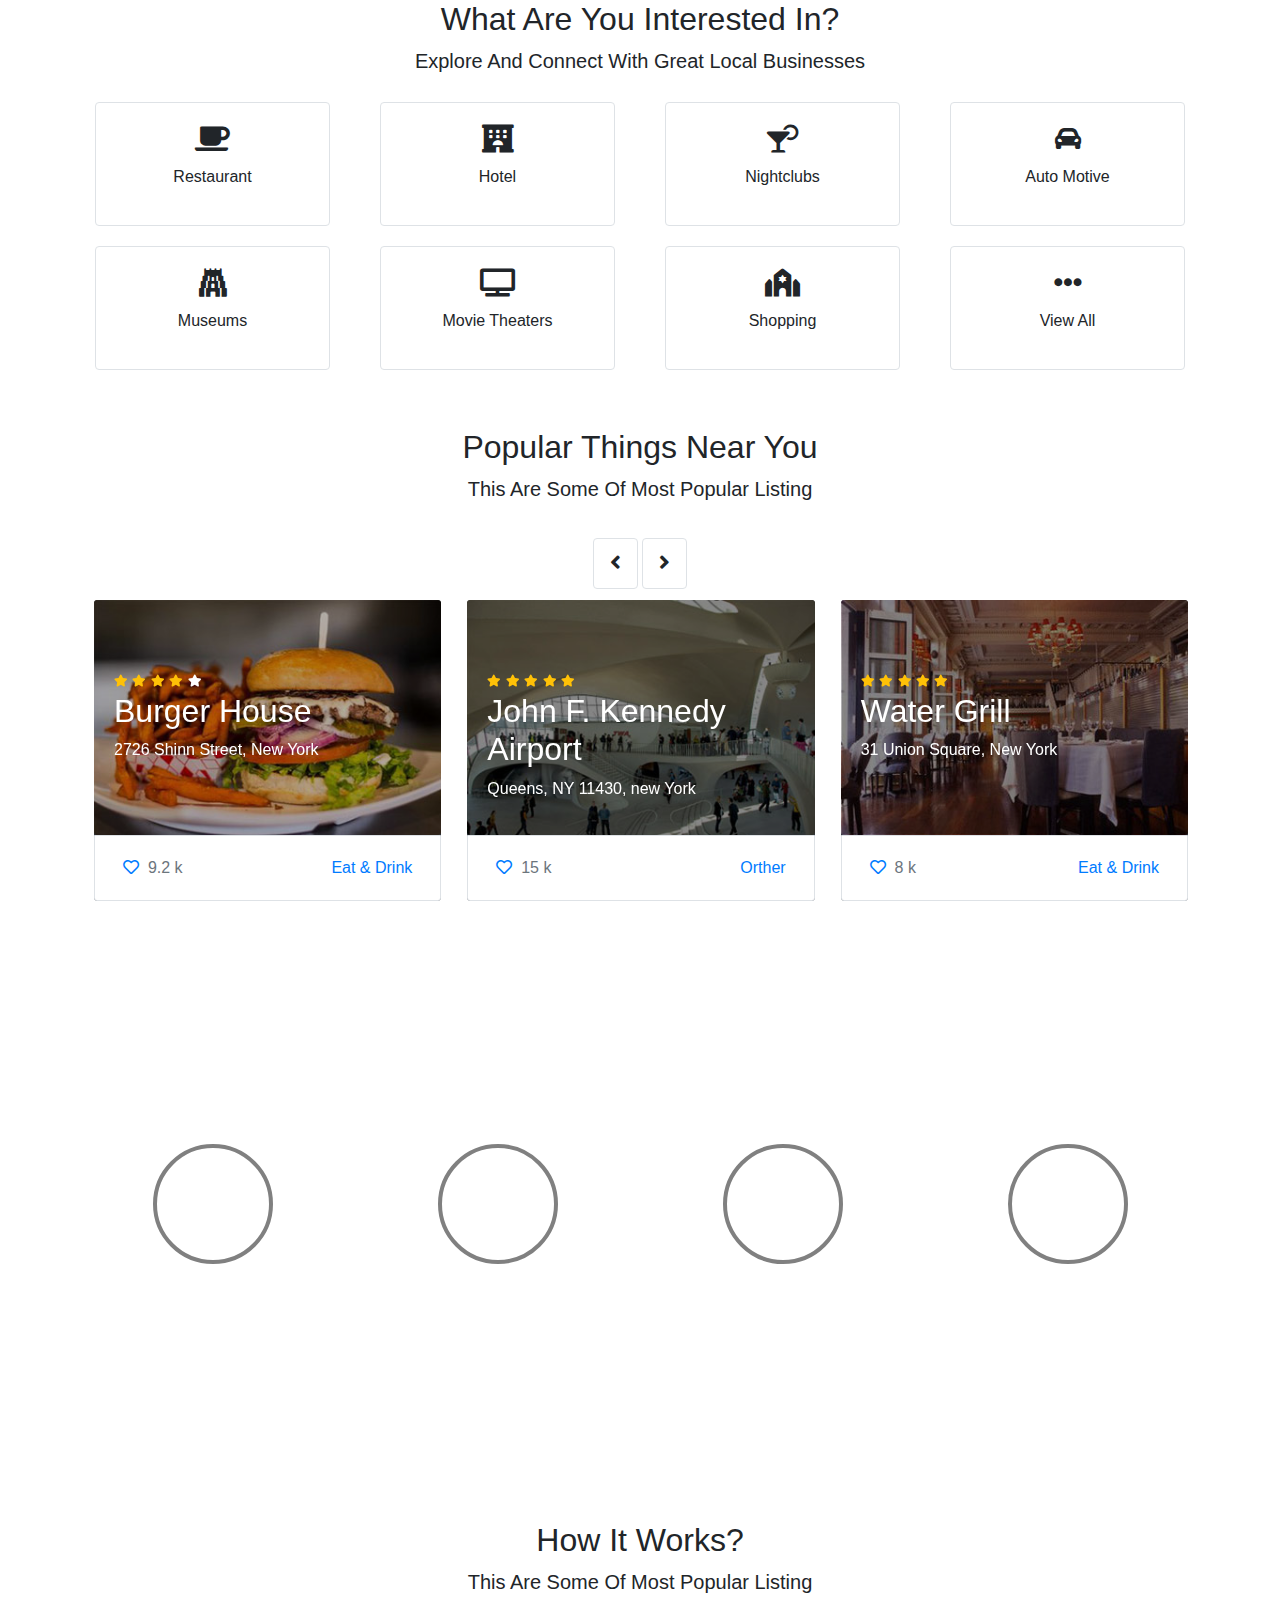
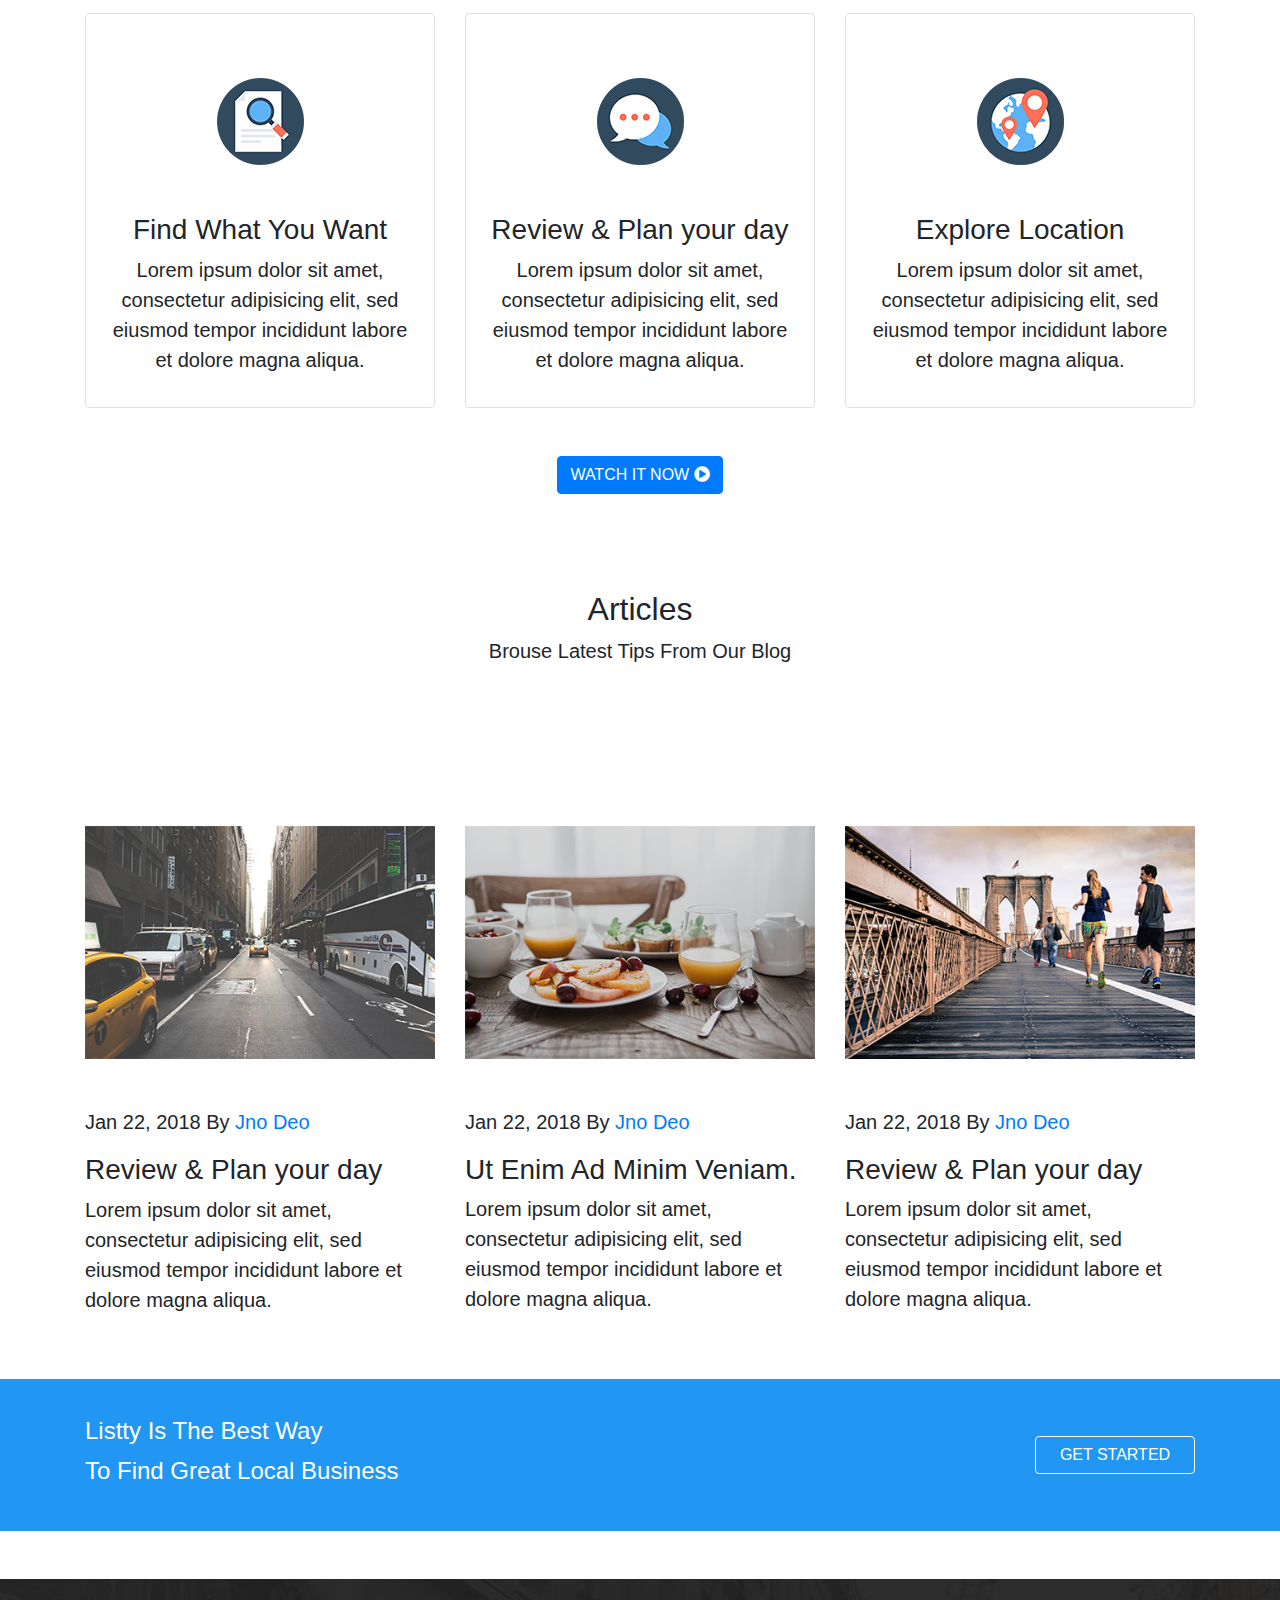
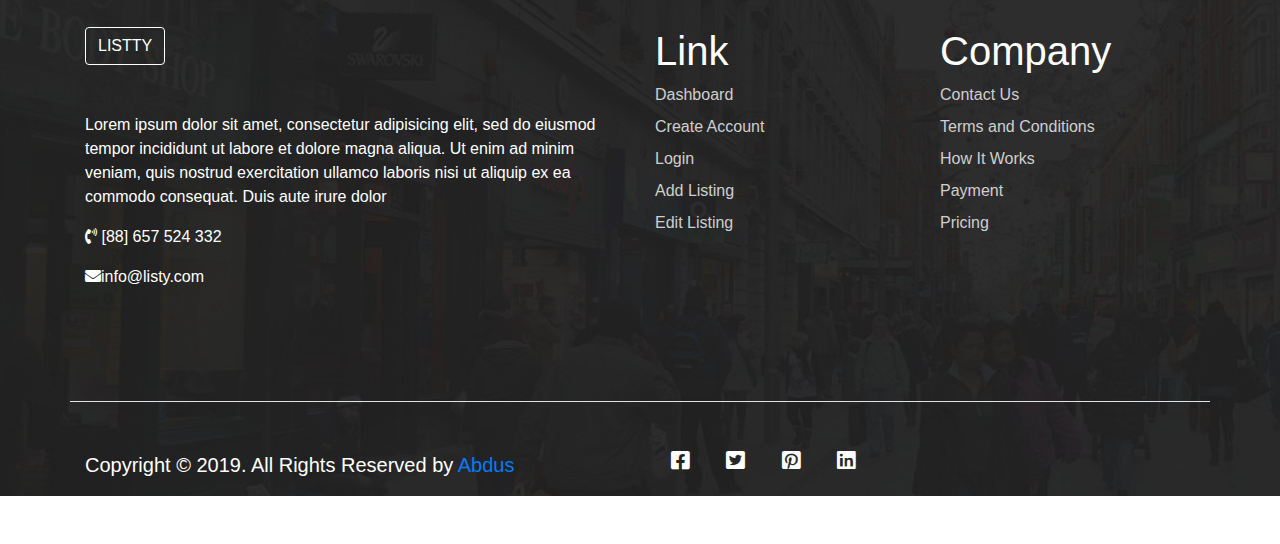
<file: index.html>
<!DOCTYPE html>
<html>

<head>
    <meta charset="utf-8" />
    <title>Page Title</title>
    <meta name="viewport" content="width=device-width, initial-scale=1">
    <link rel="stylesheet" href="https://stackpath.bootstrapcdn.com/bootstrap/4.3.1/css/bootstrap.min.css">
    <link rel="stylesheet" href="https://use.fontawesome.com/releases/v5.8.1/css/all.css">
    <link rel="stylesheet" href="./assets/css/main.css">



    <!-- Owl Stylesheets -->
    <link rel="stylesheet" href="assets/owlcarousel/assets/owl.carousel.min.css">
    <link rel="stylesheet" href="assets/owlcarousel/assets/owl.theme.default.min.css">

    <script src="assets/vendors/jquery.min.js"></script>
    <script src="assets/owlcarousel/owl.carousel.js"></script>
</head>

<body>


    <div class="container-fluid  text-center">
        <h2>What Are You Interested In?</h2>
        <p class="lead">
            Explore And Connect With Great Local Businesses
        </p>
    </div>
    <div class="container  text-center ">
        <div class="row ">
            <div class=" col-md-3 ">
                <div class="my-col rounded border">
                    <h3><i class="fas fa-coffee"></i></h3>
                    <p>Restaurant</p>
                </div>
            </div>
            <div class=" col-md-3 ">
                <div class="my-col rounded border">
                    <h3> <i class="fas fa-hotel"></i></h3>
                    <p>Hotel</p>
                </div>

            </div>
            <div class=" col-md-3 ">
                <div class="my-col rounded border">
                    <h3><i class="fas fa-cocktail"></i></h3>
                    <p>Nightclubs</p>
                </div>
            </div>
            <div class=" col-md-3 ">
                <div class="my-col rounded border">
                    <h3><i class="fas fa-car-alt"></i></h3>
                    <p>Auto Motive</p>
                </div>
            </div>
        </div>
        <div class="row ">
            <div class=" col-md-3 ">
                <div class="my-col rounded border">
                    <h3><i class="fas fa-gopuram"></i></h3>
                    <p>Museums</p>
                </div>

            </div>
            <div class=" col-md-3 ">
                <div class="my-col rounded border">
                    <h3><i class="fas fa-tv"></i></h3>
                    <p>Movie Theaters</p>
                </div>

            </div>
            <div class=" col-md-3 ">
                <div class="my-col rounded border">
                    <h3><i class="fas fa-synagogue"></i></h3>
                    <p>Shopping</p>
                </div>
            </div>
            <div class=" col-md-3 ">
                <div class="my-col rounded border">
                    <h3><i class="fas fa-ellipsis-h"></i></h3>
                    <p>View All</p>
                </div>
            </div>
        </div>
    </div>

    <div class="container-fluid  text-center mt-5">
        <h2>Popular Things Near You</h2>
        <p class="lead">
            This Are Some Of Most Popular Listing
        </p>
    </div>

    <div class="container my-5">
        <div class="customNavigation text-center m-4">
            <a class=" prev p-3 border rounded"><i class="fas fa-angle-left fa-lg"></i></a>
            <a class=" next p-3 border rounded"><i class="fas fa-angle-right fa-lg"></i></a>
        </div>
        <div class="owl-carousel">
            <div class="mx-2">
                <div class="card bg-dark text-white border-0">
                    <img src="./assets/img/list-hambuger.jpg" class="card-img my_image" alt="...">
                    <div class="card-img-overlay mt-5">
                        <i class="fas fa-star fa-xs text-warning"></i>
                        <i class="fas fa-star fa-xs text-warning"></i>
                        <i class="fas fa-star fa-xs text-warning"></i>
                        <i class="fas fa-star fa-xs text-warning"></i>
                        <i class="fas fa-star fa-xs "></i>
                        <h2 class="card-text">Burger House</h2>
                        <p class="card-text">2726 Shinn Street, New York</p>
                    </div>
                    <div class="card-footer bg-white border">
                        <div class="text-muted d-flex align-items-center p-2">
                            <a href="#"><i class="far fa-heart"></i></a>
                            <span>&#160 9.2 k</span>
                            <a href="#" class="ml-auto">Eat & Drink</a>
                        </div>
                    </div>
                </div>
            </div>
            <div class="mx-2">
                <div class="card bg-dark text-white border-0">
                    <img src="./assets/img/list-airport.jpg" class="card-img my_image" alt="...">
                    <div class="card-img-overlay mt-5">
                        <i class="fas fa-star fa-xs text-warning"></i>
                        <i class="fas fa-star fa-xs text-warning"></i>
                        <i class="fas fa-star fa-xs text-warning"></i>
                        <i class="fas fa-star fa-xs text-warning"></i>
                        <i class="fas fa-star fa-xs text-warning"></i>
                        <h2 class="card-text">John F. Kennedy Airport </h2>
                        <p class="card-text">Queens, NY 11430, new York</p>
                    </div>
                    <div class="card-footer bg-white border">
                        <div class="text-muted d-flex align-items-center p-2">
                            <a href="#"><i class="far fa-heart"></i></a>
                            <span>&#160 15 k</span>
                            <a href="#" class="ml-auto">Orther</a>
                        </div>
                    </div>
                </div>
            </div>
            <div class="mx-2">
                <div class="card bg-dark text-white border-0">
                    <img src="./assets/img/list-watergrill.jpg" class="card-img my_image" alt="...">
                    <div class="card-img-overlay mt-5">
                        <i class="fas fa-star fa-xs text-warning"></i>
                        <i class="fas fa-star fa-xs text-warning"></i>
                        <i class="fas fa-star fa-xs text-warning"></i>
                        <i class="fas fa-star fa-xs text-warning"></i>
                        <i class="fas fa-star fa-xs text-warning"></i>
                        <h2 class="card-text">Water Grill</h2>
                        <p class="card-text">31 Union Square, New York</p>
                    </div>
                    <div class="card-footer bg-white border">
                        <div class="text-muted d-flex align-items-center p-2">
                            <a href="#"><i class="far fa-heart"></i></a>
                            <span>&#160 8 k</span>
                            <a href="#" class="ml-auto">Eat & Drink</a>
                        </div>
                    </div>
                </div>
            </div>
            <div class="mx-2">
                <div class="card bg-dark text-white border-0">
                    <img src="./assets/img/list-coffe.jpg" class="card-img my_image" alt="...">
                    <div class="card-img-overlay mt-5">
                        <i class="fas fa-star fa-xs text-warning"></i>
                        <i class="fas fa-star fa-xs text-warning"></i>
                        <i class="fas fa-star fa-xs text-warning"></i>
                        <i class="fas fa-star fa-xs text-warning"></i>
                        <i class="fas fa-star fa-xs text-warning"></i>
                        <h2 class="card-text">Think Coffee</h2>
                        <p class="card-text">215 Terry Lane, New York</p>
                    </div>
                    <div class="card-footer bg-white border">
                        <div class="text-muted d-flex align-items-center p-2">
                            <a href="#"><i class="far fa-heart"></i></a>
                            <span>&#160 8 k</span>
                            <a href="#" class="ml-auto">Eat & Drink</a>
                        </div>
                    </div>
                </div>
            </div>
            <div class="mx-2">
                <div class="card bg-dark text-white border-0">
                    <img src="./assets/img/list-hotel.jpg" class="card-img my_image" alt="...">
                    <div class="card-img-overlay mt-5">
                        <i class="fas fa-star fa-xs text-warning"></i>
                        <i class="fas fa-star fa-xs text-warning"></i>
                        <i class="fas fa-star fa-xs text-warning"></i>
                        <i class="fas fa-star fa-xs text-warning"></i>
                        <i class="fas fa-star fa-xs text-warning"></i>
                        <h2 class="card-text">Hotel Govendor</h2>
                        <p class="card-text">778 Country Street, New York</p>
                    </div>
                    <div class="card-footer bg-white border">
                        <div class="text-muted d-flex align-items-center p-2">
                            <a href="#"><i class="far fa-heart"></i></a>
                            <span>&#160 5 k</span>
                            <a href="#" class="ml-auto">Hotels</a>
                        </div>
                    </div>
                </div>
            </div>
        </div>
    </div>
    <!-- section 3 -->
    <div class="container-fluid text-center section3 text-white d-flex my-5 py-5">
        <h1 class="mb-5"> Why Listty?</h1>
        <div class="container">
            <div class="row text-center">
                <div class="col-md-3">
                    <div class="text-center countItems">
                        <div class="counter mb-4 d-inline-block align-bottom">
                            140
                        </div>
                        <div class="container-fluid">Cities</div>

                    </div>
                </div>
                <div class="col-md-3">
                    <div class="text-center countItems">
                        <div class="counter mb-4 d-inline-block align-bottom">
                            140
                        </div>
                        <div class="container-fluid">Cities</div>

                    </div>
                </div>
                <div class="col-md-3">
                    <div class="text-center countItems">
                        <div class="counter mb-4 d-inline-block align-bottom">
                            140
                        </div>
                        <div class="container-fluid">Cities</div>

                    </div>
                </div>
                <div class="col-md-3">
                    <div class="text-center countItems">
                        <div class="counter mb-4 d-inline-block align-bottom">
                            140
                        </div>
                        <div class="container-fluid">Cities</div>

                    </div>
                </div>
            </div>

            <div class="row mt-5 ">
                <div class="col">
                    <a href="" class="btn text-white border-white px-5">GET IT NOW</a>
                </div>
            </div>
        </div>
    </div>

    <div class="container-fluid  text-center mt-5">
        <h2>How It Works?</h2>
        <p class="lead">
            This Are Some Of Most Popular Listing
        </p>
    </div>

    <div class="container">
        <div class="row">
            <div class="col-md-4">
                <div class="rounded border text-center p-3">
                    <img src="./assets/img/work-2.png" class="m-5" alt="...">
                    <h3>
                        <a href="#" class="text-reset  ">Find What You Want</a>
                    </h3>

                    <p class="lead">Lorem ipsum dolor sit amet, consectetur adipisicing elit, sed eiusmod tempor
                        incididunt labore et dolore magna aliqua.</p>
                </div>
            </div>
            <div class="col-md-4">
                <div class="rounded border text-center p-3">
                    <img src="./assets/img/work-1.png" class="m-5" alt="...">
                    <h3>
                        <a href="#" class="text-reset  ">
                            Review & Plan your day
                        </a>
                    </h3>

                    <p class="lead">Lorem ipsum dolor sit amet, consectetur adipisicing elit, sed eiusmod tempor
                        incididunt labore et dolore magna aliqua.</p>
                </div>
            </div>
            <div class="col-md-4">
                <div class="rounded border text-center p-3">
                    <img src="./assets/img/work-3.png" class="m-5" alt="...">
                    <h3>
                        <a href="#" class="text-reset  ">Explore Location
                        </a>
                    </h3>

                    <p class="lead">Lorem ipsum dolor sit amet, consectetur adipisicing elit, sed eiusmod tempor
                        incididunt labore et dolore magna aliqua.</p>
                </div>
            </div>
        </div>
    </div>

    <div class="container  my-5">
        <div class="row">
            <div class="col-md-12 d-flex">
                <a href="#" class="btn btn-primary text-white mx-auto">WATCH IT NOW <i
                        class="fas fa-play-circle"></i></a>
            </div>
        </div>
    </div>

    <div class="container-fluid  text-center my-5 py-5">
        <h2>Articles</h2>
        <p class="lead">
            Brouse Latest Tips From Our Blog
        </p>
    </div>

    <div class="container">
        <div class="row">
            <div class="col-md-4">

                <img src="./assets/img/article-1.jpg" class="my-5" alt="..." style="max-width: 100%;">
                <p class="lead">Jan 22, 2018 By
                    <a href="#">Jno Deo</a>
                </p>
                <h3>
                    <a href="#" class="text-reset  ">
                        Review & Plan your day
                    </a>
                </h3>

                <p class="lead">Lorem ipsum dolor sit amet, consectetur adipisicing elit, sed eiusmod tempor
                    incididunt labore et dolore magna aliqua.</p>

            </div>
            <div class="col-md-4">

                <img src="./assets/img/article-2.jpg" class="my-5" alt="..." style="max-width: 100%;">
                <p class="lead">Jan 22, 2018 By
                    <a href="#" class="">Jno Deo</a>
                </p>
                <h3>
                    <a href="#" class="text-reset  ">
                        Ut Enim Ad Minim Veniam.
                    </a>
                </h3>

                <p class="lead">Lorem ipsum dolor sit amet, consectetur adipisicing elit, sed eiusmod tempor
                    incididunt labore et dolore magna aliqua.</p>

            </div>
            <div class="col-md-4">

                <img src="./assets/img/article-3.jpg" class="my-5" alt="..." style="max-width: 100%;">
                <p class="lead">Jan 22, 2018 By
                    <a href="#" class="">Jno Deo</a>
                </p>
                <h3>
                    <a href="#" class="text-reset  ">
                        Review & Plan your day
                    </a>
                </h3>

                <p class="lead">Lorem ipsum dolor sit amet, consectetur adipisicing elit, sed eiusmod tempor
                    incididunt labore et dolore magna aliqua.</p>

            </div>
        </div>
    </div>

    <div class="container-fluid section4 p-3 my-5">
        <div class="container">
            <div class="row d-flex align-items-center">
                <div class="col-md-8 text-white my-3">
                    <h4 class="section4-text">Listty Is The Best Way<br>To Find Great Local Business </h4>
                </div>
                <div class="col-md-2 ml-auto">
                    <a href="" class="btn btn-block text-white border-white">GET STARTED</a>
                </div>
            </div>
        </div>

    </div>

    <footer class="containet-fluid">
        <div class="container text-white py-5">
            <div class="row">
                <div class="col-md-6">
                    <a href="" class="btn text-white border-white mb-5">LISTTY</a>

                    <p>Lorem ipsum dolor sit amet, consectetur adipisicing elit, sed do eiusmod tempor incididunt ut
                        labore et dolore magna aliqua. Ut enim ad minim veniam, quis nostrud exercitation ullamco
                        laboris nisi ut aliquip ex ea commodo consequat. Duis aute irure dolor</p>
                    <p><i class="fas fa-phone-volume"></i> [88] 657 524 332</p>
                    <p><i class="fas fa-envelope"></i><a href="#" class="text-reset  ">info@listy.com</a></p>

                </div>
                <div class="col-md-3">
                    <h1>Link</h1>
                    <ul class="list-unstyled">
                        <li class="mb-2"><a href="#" class="footer-list">Dashboard</a></li>
                        <li class="mb-2"><a href="#" class="  footer-list">Create Account</a></li>
                        <li class="mb-2"><a href="#" class="  footer-list">Login</a></li>
                        <li class="mb-2"><a href="#" class="  footer-list">Add Listing</a></li>
                        <li class="mb-2"><a href="#" class="  footer-list">Edit Listing</a></li>
                    </ul>
                </div>
                <div class="col-md-3">
                    <h1>Company</h1>
                    <ul class="list-unstyled">
                        <li class="mb-2"><a href="#" class="  footer-list">Contact Us</a></li>
                        <li class="mb-2"><a href="#" class="  footer-list">Terms and Conditions</a></li>
                        <li class="mb-2"><a href="#" class="  footer-list">How It Works</a></li>
                        <li class="mb-2"><a href="#" class="  footer-list">Payment</a></li>
                        <li class="mb-2"><a href="#" class="  footer-list">Pricing</a></li>
                    </ul>
                </div>
            </div>
        </div>
        <div class="container border-top my-5 text-white">
            <div class="row my-5">
                <div class="col-md-6 col-sm-pull-12">
                    <p class="lead">Copyright © 2019. All Rights Reserved by
                        <a href="#" class="text-decoration-none"> Abdus</a>
                    </p>
                </div>
                <div class="col-md-6 col-sm-push-12 ml-auto">
                    <i class="fab fa-facebook-square fa-lg px-3"></i>
                    <i class="fab fa-twitter-square fa-lg px-3"></i>
                    <i class="fab fa-pinterest-square fa-lg px-3"></i>
                    <i class="fab fa-linkedin fa-lg px-3"></i>
                </div>
            </div>
        </div>
    </footer>
    <script>
        var owl = $('.owl-carousel');
        owl.owlCarousel({
            margin: 10,
            loop: true,
            autoplay: true,

            responsive: {
                0: {
                    items: 1
                },

                800: {
                    items: 2
                },
                1000: {
                    items: 3
                }
            }
        })
        $(".next").click(function () {
            owl.trigger('next.owl.carousel');
        })
        $(".prev").click(function () {
            owl.trigger('prev.owl.carousel', [300]);
        })


    </script>
    <script src="https://cdnjs.cloudflare.com/ajax/libs/popper.js/1.14.7/umd/popper.min.js"></script>
    <script src="https://stackpath.bootstrapcdn.com/bootstrap/4.3.1/js/bootstrap.min.js"></script>



</body>

</html>
</file>
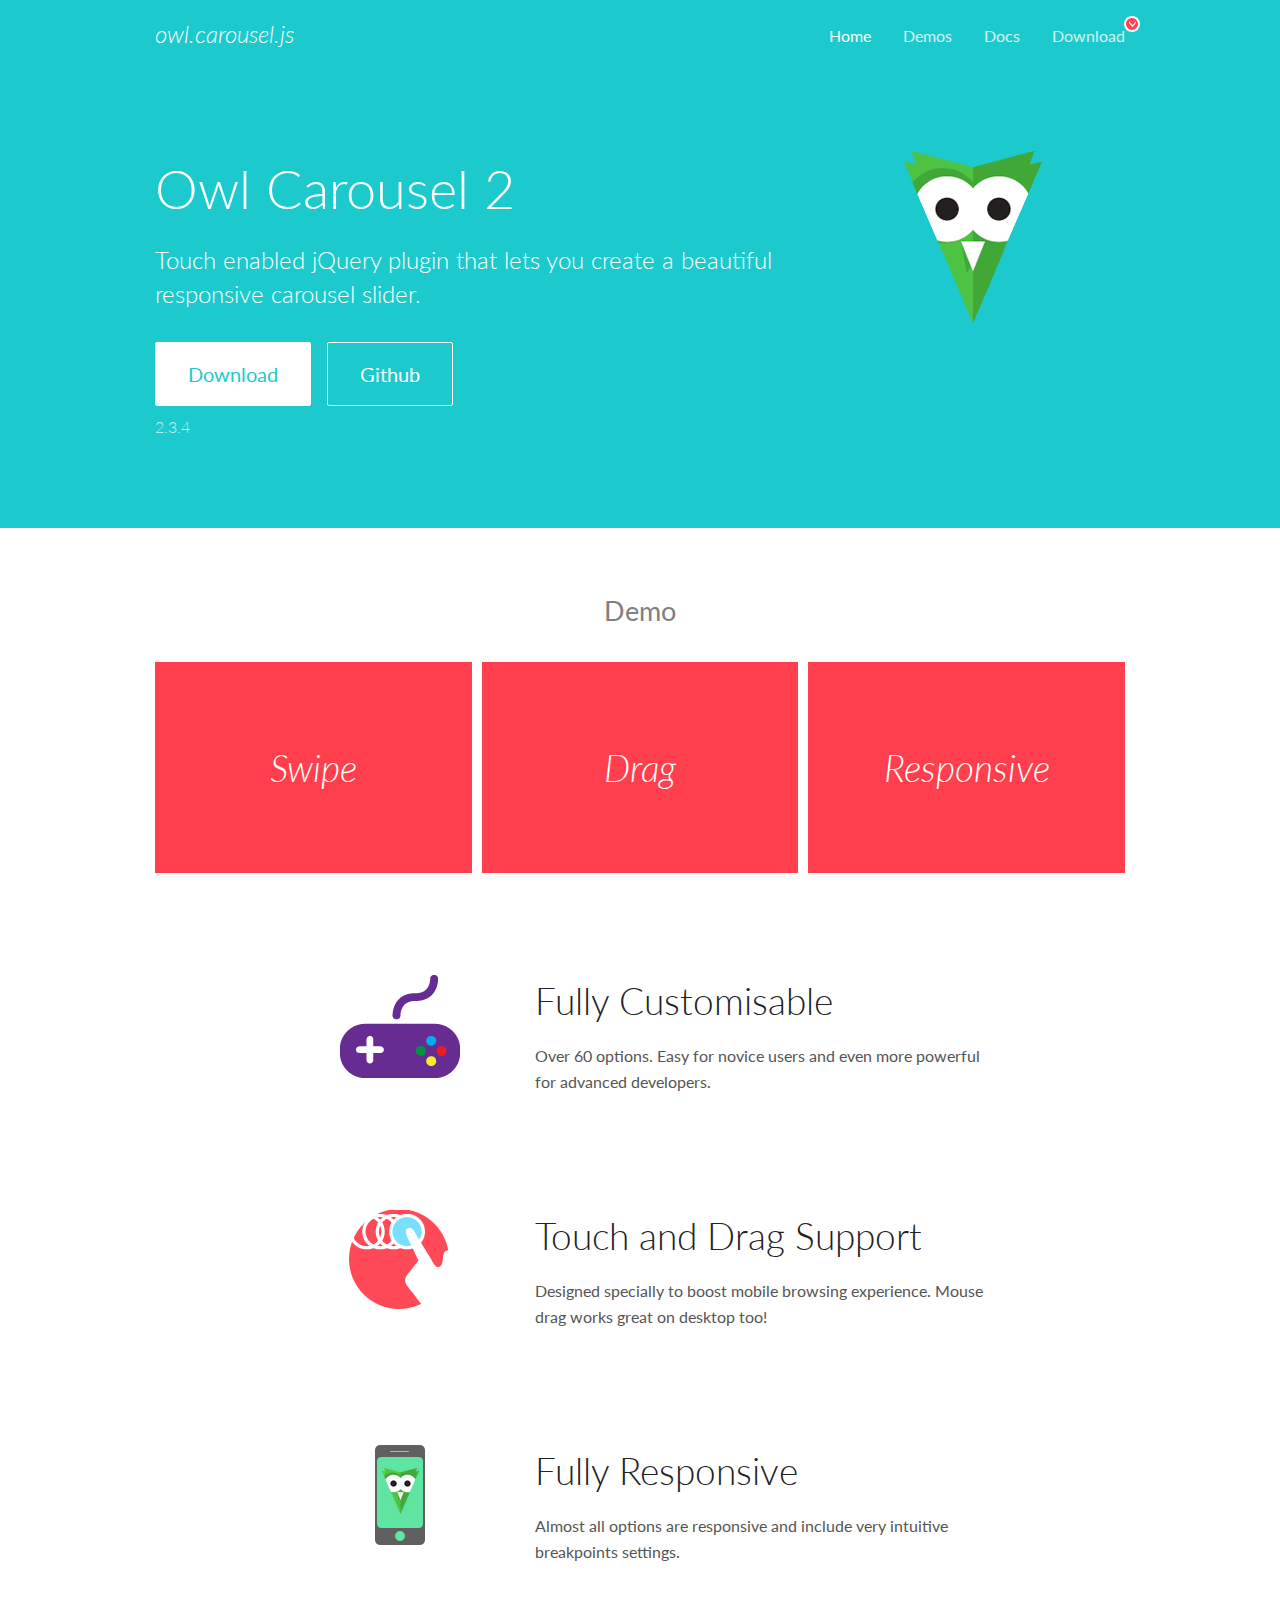
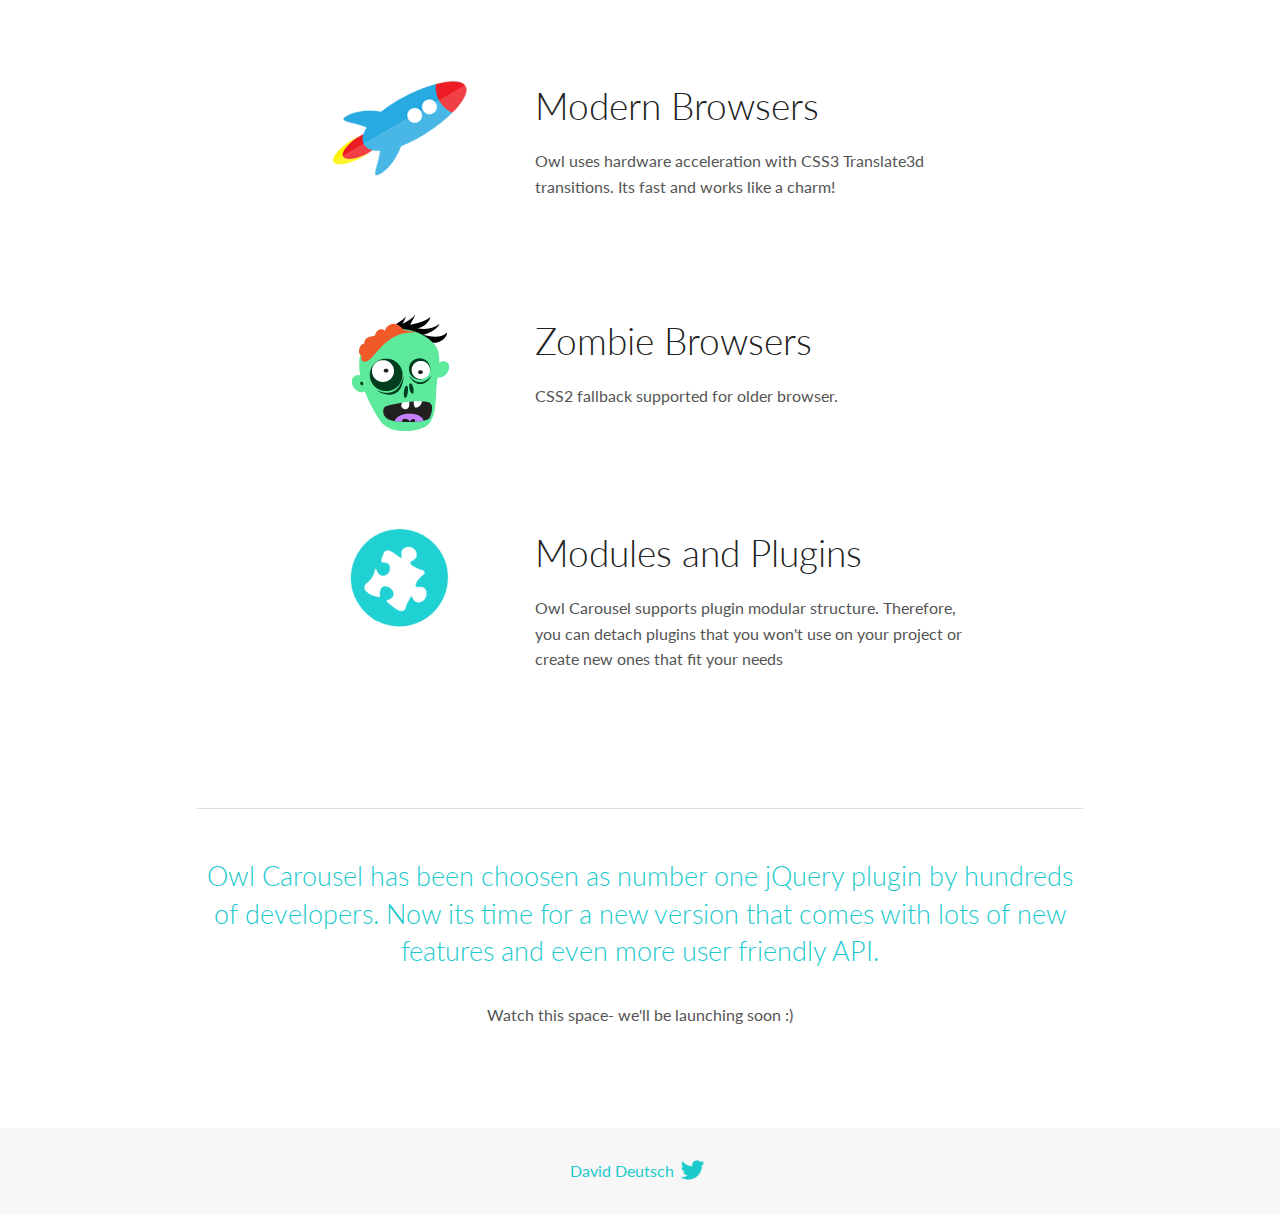
<file: docs/index.html>
<!DOCTYPE html>
<html lang="en">
  <head>

    <!-- head -->
    <meta charset="utf-8">
    <meta name="msapplication-tap-highlight" content="no" />
    <meta name="viewport" content="width=device-width, initial-scale=1.0" />
    <meta name="description" content="Touch enabled jQuery plugin that lets you create beautiful responsive carousel slider.">
    <meta name="author" content="David Deutsch">
    <title>
      Home | Owl Carousel | 2.3.4
    </title>

    <!-- Stylesheets -->
    <link href='https://fonts.googleapis.com/css?family=Lato:300,400,700,400italic,300italic' rel='stylesheet' type='text/css'>
    <link rel="stylesheet" href="assets/css/docs.theme.min.css">

    <!-- Owl Stylesheets -->
    <link rel="stylesheet" href="assets/owlcarousel/assets/owl.carousel.min.css">
    <link rel="stylesheet" href="assets/owlcarousel/assets/owl.theme.default.min.css">

    <!-- HTML5 shim and Respond.js IE8 support of HTML5 elements and media queries -->

    <!--[if lt IE 9]>
      <script src="https://oss.maxcdn.com/libs/html5shiv/3.7.0/html5shiv.js"></script>
      <script src="https://oss.maxcdn.com/libs/respond.js/1.3.0/respond.min.js"></script>
    <![endif]-->

    <!-- Favicons -->
    <link rel="apple-touch-icon-precomposed" sizes="144x144" href="assets/ico/apple-touch-icon-144-precomposed.png">
    <link rel="shortcut icon" href="assets/ico/favicon.png">
    <link rel="shortcut icon" href="favicon.ico">

    <!-- Yeah i know js should not be in header. Its required for demos.-->

    <!-- javascript -->
    <script src="assets/vendors/jquery.min.js"></script>
    <script src="assets/owlcarousel/owl.carousel.js"></script>
  </head>
  <body>

    <!-- header -->
    <header class="header">
      <div class="row">
        <div class="large-12 columns">
          <div class="brand left">
            <h3>
              <a href="/OwlCarousel2/">owl.carousel.js</a> 
            </h3>
          </div>
          <a id="toggle-nav" class="right">
            <span></span> <span></span> <span></span> 
          </a> 
          <div class="nav-bar">
            <ul class="clearfix">
              <li class="active">
                <a href="/OwlCarousel2/index.html">Home</a> 
              </li>
              <li> <a href="/OwlCarousel2/demos/demos.html">Demos</a>  </li>
              <li> <a href="/OwlCarousel2/docs/started-welcome.html">Docs</a>  </li>
              <li>
                <a href="https://github.com/OwlCarousel2/OwlCarousel2/archive/2.3.4.zip">Download</a> 
                <span class="download"></span> 
              </li>
            </ul>
          </div>
        </div>
      </div>
    </header>

    <!-- home panel -->
    <section id="hero">
      <div class="row">
        <div class="large-8 medium-8 columns">
          <h1>Owl Carousel 2</h1>
          <h4>Touch enabled jQuery plugin that lets you create a beautiful responsive carousel slider.</h4>
          <a href="https://github.com/OwlCarousel2/OwlCarousel2/archive/2.3.4.zip" class="hero-button">Download</a> 
          <a href="https://github.com/OwlCarousel2/OwlCarousel2" class="hero-button outline">Github</a> 
          <p>2.3.4</p>
        </div>
        <div class="large-4 medium-4 columns">
          <img class="owl-logo" src="assets/img/owl-logo.png" alt="mr. Owl">
        </div>
      </div>
    </section>

    <!-- body -->
    <div class="home-demo">
      <div class="row">
        <div class="large-12 columns">
          <h3>Demo</h3>
          <div class="owl-carousel">
            <div class="item">
              <h2>Swipe</h2>
            </div>
            <div class="item">
              <h2>Drag</h2>
            </div>
            <div class="item">
              <h2>Responsive</h2>
            </div>
            <div class="item">
              <h2>CSS3</h2>
            </div>
            <div class="item">
              <h2>Fast</h2>
            </div>
            <div class="item">
              <h2>Easy</h2>
            </div>
            <div class="item">
              <h2>Free</h2>
            </div>
            <div class="item">
              <h2>Upgradable</h2>
            </div>
            <div class="item">
              <h2>Tons of options</h2>
            </div>
            <div class="item">
              <h2>Infinity</h2>
            </div>
            <div class="item">
              <h2>Auto Width</h2>
            </div>
          </div>
        </div>
      </div>
    </div>
    <script>
      var owl = $('.owl-carousel');
      owl.owlCarousel({
        margin: 10,
        loop: true,
        responsive: {
          0: {
            items: 1
          },
          600: {
            items: 2
          },
          1000: {
            items: 3
          }
        }
      })
    </script>

    <!-- features -->
    <div id="features">
      <div class="row">
        <div class="small-12 medium-9 small-centered columns">
          <section class="row feature">
            <div class="medium-4 small-12 columns">
              <img src="assets/img/feature-options.png" alt="">
            </div>
            <div class="medium-8 small-12 columns">
              <h2>Fully Customisable</h2>
              <p>Over 60 options. Easy for novice users and even more powerful for advanced developers.</p>
            </div>
          </section>
          <section class="row feature">
            <div class="medium-4 small-12 columns">
              <img src="assets/img/feature-drag.png" alt="">
            </div>
            <div class="medium-8 small-12 columns">
              <h2>Touch and Drag Support</h2>
              <p>Designed specially to boost mobile browsing experience. Mouse drag works great on desktop too!</p>
            </div>
          </section>
          <section class="row feature">
            <div class="medium-4 small-12 columns">
              <img src="assets/img/feature-responsive.png" alt="">
            </div>
            <div class="medium-8 small-12 columns">
              <h2>Fully Responsive</h2>
              <p>Almost all options are responsive and include very intuitive breakpoints settings.</p>
            </div>
          </section>
          <section class="row feature">
            <div class="medium-4 small-12 columns">
              <img src="assets/img/feature-modern.png" alt="">
            </div>
            <div class="medium-8 small-12 columns">
              <h2>Modern Browsers</h2>
              <p>Owl uses hardware acceleration with CSS3 Translate3d transitions. Its fast and works like a charm! </p>
            </div>
          </section>
          <section class="row feature">
            <div class="medium-4 small-12 columns">
              <img src="assets/img/feature-zombie.png" alt="">
            </div>
            <div class="medium-8 small-12 columns">
              <h2>Zombie Browsers</h2>
              <p>CSS2 fallback supported for older browser.</p>
            </div>
          </section>
          <section class="row feature">
            <div class="medium-4 small-12 columns">
              <img src="assets/img/feature-module.png" alt="">
            </div>
            <div class="medium-8 small-12 columns">
              <h2>Modules and Plugins</h2>
              <p>Owl Carousel supports plugin modular structure. Therefore, you can detach plugins that you won&#x27;t use on your project or create new ones that fit your needs</p>
            </div>
          </section>
        </div>
      </div>
    </div>

    <!-- footer -->
    <section id="teaser-text">
      <div class="row">
        <div class="small-12 medium-11 small-centered columns">
          <hr>
          <h3 id="owl-carousel-has-been-choosen-as-number-one-jquery-plugin-by-hundreds-of-developers-now-its-time-for-a-new-version-that-comes-with-lots-of-new-features-and-even-more-user-friendly-api-">Owl Carousel has been choosen as number one jQuery plugin by hundreds of developers. Now its time for a new version that comes with lots of new features and even more user friendly API.</h3>
          <p>Watch this space- we&#39;ll be launching soon :)</p>
        </div>
      </div>
    </section>

    <!-- footer -->
    <footer class="footer">
      <div class="row">
        <div class="large-12 columns">
          <h5>
            <a href="/OwlCarousel2/docs/support-contact.html">David Deutsch</a> 
            <a id="custom-tweet-button" href="https://twitter.com/share?url=https://github.com/OwlCarousel2/OwlCarousel2&text=Owl Carousel - This is so awesome! " target="_blank"></a> 
          </h5>
        </div>
      </div>
    </footer>

    <!-- vendors -->
    <script src="assets/vendors/highlight.js"></script>
    <script src="assets/js/app.js"></script>
  </body>
</html>
</file>
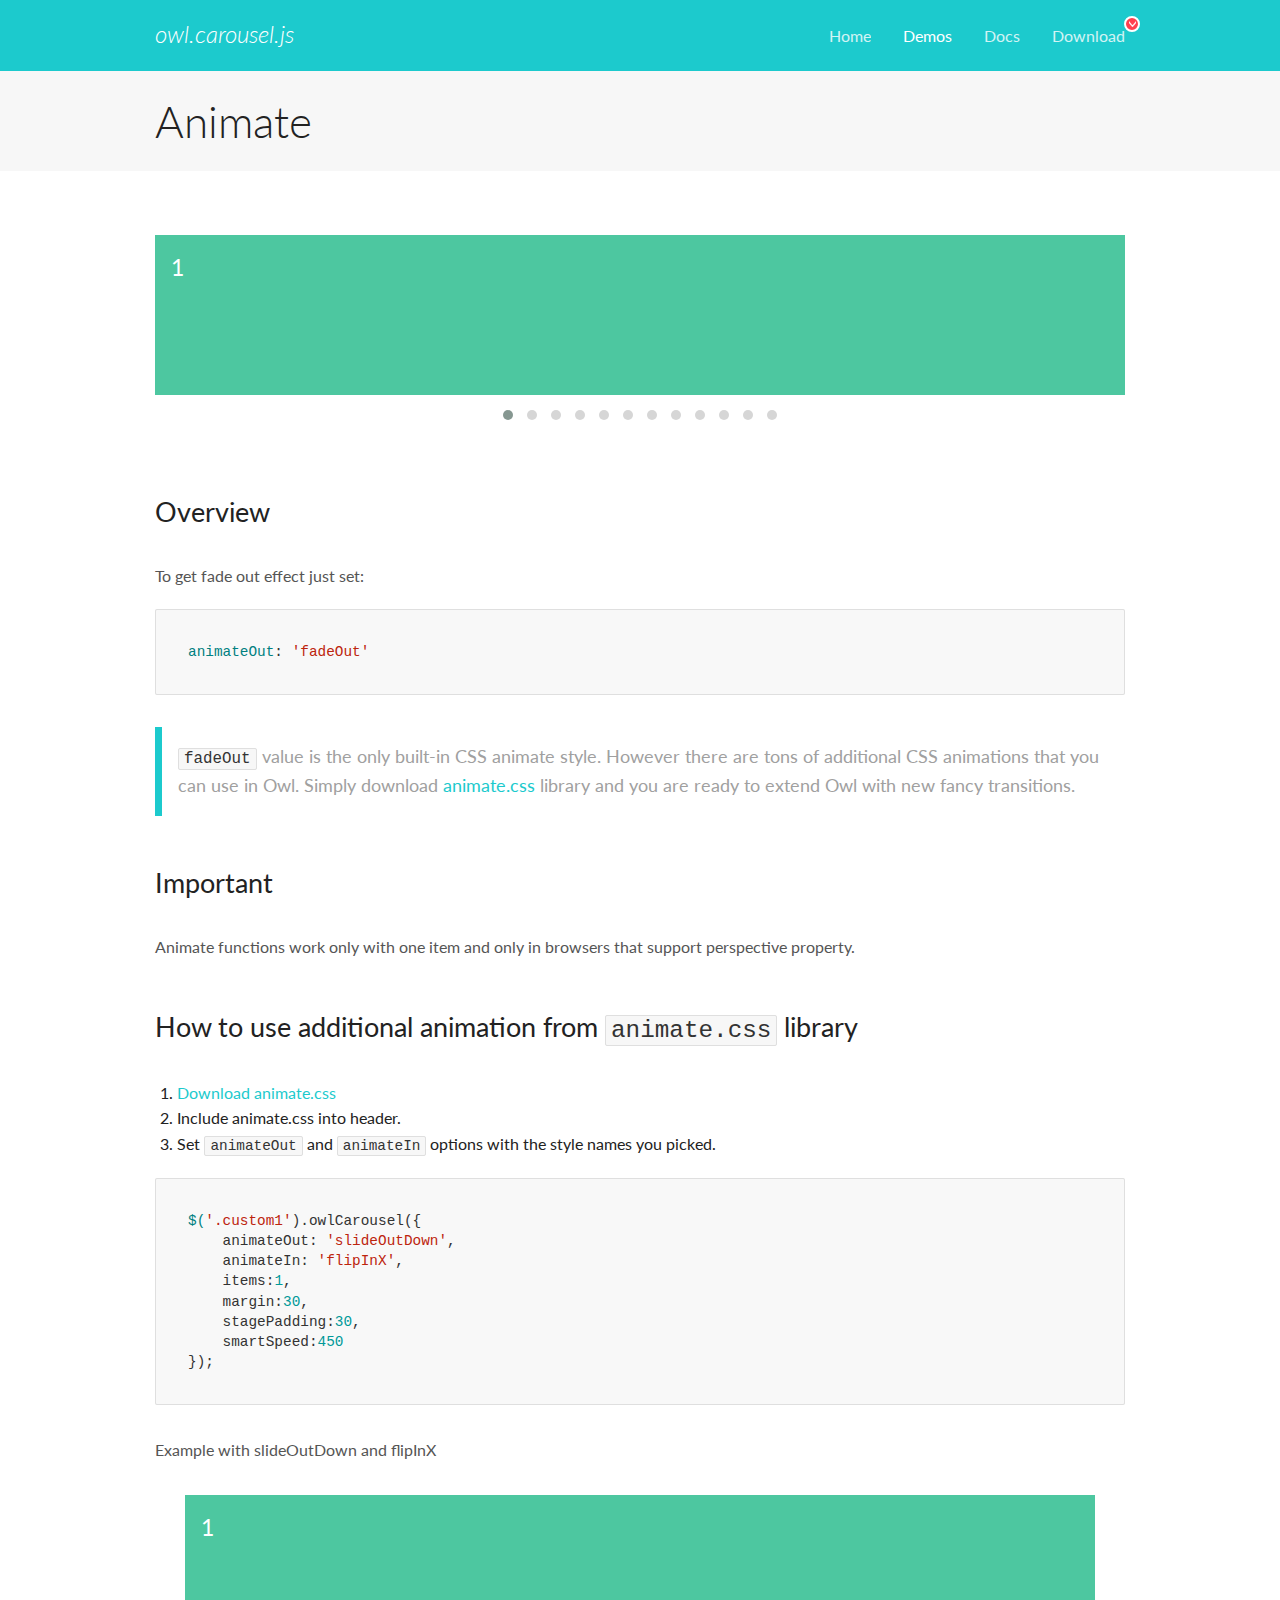
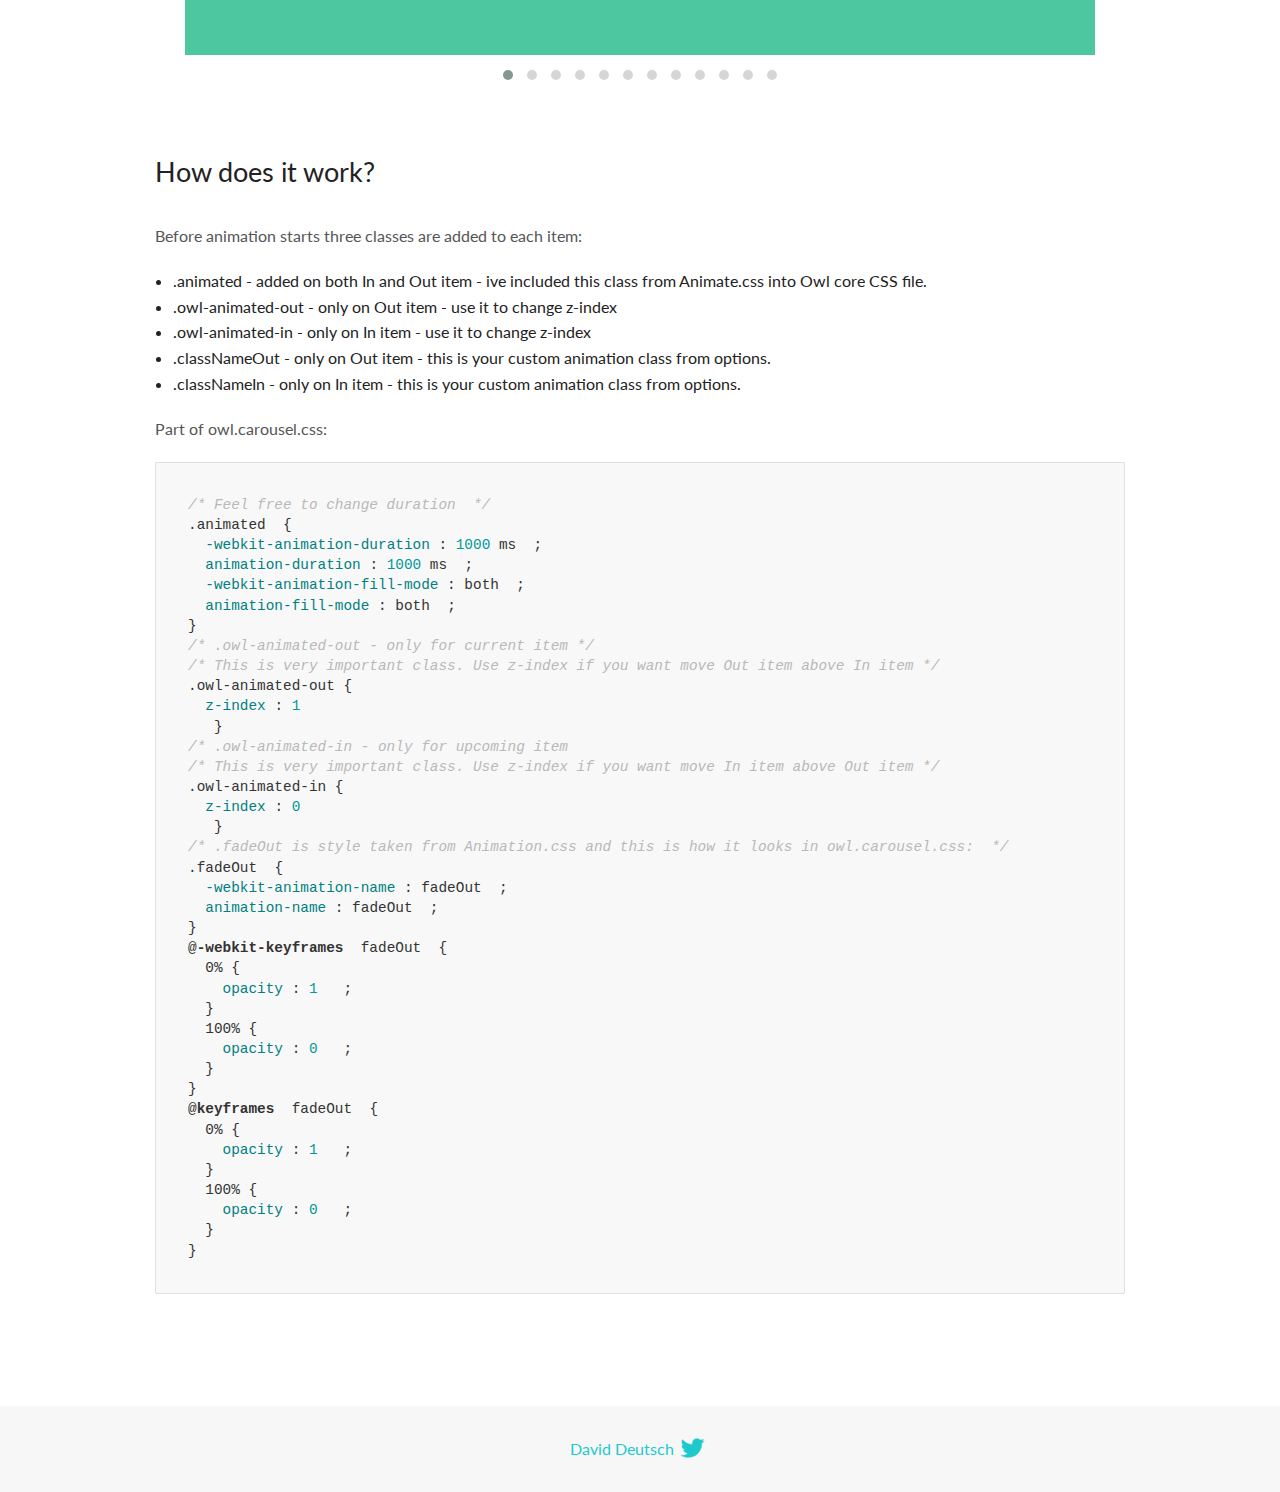
<file: docs/demos/animate.html>
<!DOCTYPE html>
<html lang="en">
  <head>

    <!-- head -->
    <meta charset="utf-8">
    <meta name="msapplication-tap-highlight" content="no" />
    <meta name="viewport" content="width=device-width, initial-scale=1.0" />
    <meta name="description" content="Animate carousel">
    <meta name="author" content="David Deutsch">
    <title>
      Animate Demo | Owl Carousel | 2.3.4
    </title>

    <!-- Stylesheets -->
    <link href='https://fonts.googleapis.com/css?family=Lato:300,400,700,400italic,300italic' rel='stylesheet' type='text/css'>
    <link rel="stylesheet" href="../assets/css/docs.theme.min.css">

    <!-- Owl Stylesheets -->
    <link rel="stylesheet" href="../assets/owlcarousel/assets/owl.carousel.min.css">
    <link rel="stylesheet" href="../assets/owlcarousel/assets/owl.theme.default.min.css">

    <!-- HTML5 shim and Respond.js IE8 support of HTML5 elements and media queries -->

    <!--[if lt IE 9]>
      <script src="https://oss.maxcdn.com/libs/html5shiv/3.7.0/html5shiv.js"></script>
      <script src="https://oss.maxcdn.com/libs/respond.js/1.3.0/respond.min.js"></script>
    <![endif]-->

    <!-- Favicons -->
    <link rel="apple-touch-icon-precomposed" sizes="144x144" href="../assets/ico/apple-touch-icon-144-precomposed.png">
    <link rel="shortcut icon" href="../assets/ico/favicon.png">
    <link rel="shortcut icon" href="favicon.ico">

    <!-- Yeah i know js should not be in header. Its required for demos.-->

    <!-- javascript -->
    <script src="../assets/vendors/jquery.min.js"></script>
    <script src="../assets/owlcarousel/owl.carousel.js"></script>
  </head>
  <body>

    <!-- header -->
    <header class="header">
      <div class="row">
        <div class="large-12 columns">
          <div class="brand left">
            <h3>
              <a href="/OwlCarousel2/">owl.carousel.js</a> 
            </h3>
          </div>
          <a id="toggle-nav" class="right">
            <span></span> <span></span> <span></span> 
          </a> 
          <div class="nav-bar">
            <ul class="clearfix">
              <li> <a href="/OwlCarousel2/index.html">Home</a>  </li>
              <li class="active">
                <a href="/OwlCarousel2/demos/demos.html">Demos</a> 
              </li>
              <li> <a href="/OwlCarousel2/docs/started-welcome.html">Docs</a>  </li>
              <li>
                <a href="https://github.com/OwlCarousel2/OwlCarousel2/archive/2.3.4.zip">Download</a> 
                <span class="download"></span> 
              </li>
            </ul>
          </div>
        </div>
      </div>
    </header>

    <!-- title -->
    <section class="title">
      <div class="row">
        <div class="large-12 columns">
          <h1>Animate</h1>
        </div>
      </div>
    </section>

    <!--  Demos -->
    <section id="demos">
      <div class="row">
        <div class="large-12 columns">
          <div class="fadeOut owl-carousel owl-theme">
            <div class="item">
              <h4>1</h4>
            </div>
            <div class="item">
              <h4>2</h4>
            </div>
            <div class="item">
              <h4>3</h4>
            </div>
            <div class="item">
              <h4>4</h4>
            </div>
            <div class="item">
              <h4>5</h4>
            </div>
            <div class="item">
              <h4>6</h4>
            </div>
            <div class="item">
              <h4>7</h4>
            </div>
            <div class="item">
              <h4>8</h4>
            </div>
            <div class="item">
              <h4>9</h4>
            </div>
            <div class="item">
              <h4>10</h4>
            </div>
            <div class="item">
              <h4>11</h4>
            </div>
            <div class="item">
              <h4>12</h4>
            </div>
          </div>
          <h3 id="overview">Overview</h3>
          <p>To get fade out effect just set:</p>
          <pre><code>animateOut: &#39;fadeOut&#39;</code></pre>
          <blockquote>
            <p><code>fadeOut</code> value is the only built-in CSS animate style. However there are tons of additional CSS animations that you can use in Owl. Simply download
              <a href="https://daneden.github.io/animate.css/">animate.css</a>  library and you are ready to extend Owl with new fancy transitions.</p>
          </blockquote>
          <h3 id="important">Important</h3>
          <p>Animate functions work only with one item and only in browsers that support perspective property.</p>
          <h3 id="how-to-use-additional-animation-from-animate-css-library">How to use additional animation from <code>animate.css</code> library</h3>
          <ol>
            <li> <a href="https://daneden.github.io/animate.css/">Download animate.css</a>  </li>
            <li>Include animate.css into header.</li>
            <li>Set <code>animateOut</code> and <code>animateIn</code> options with the style names you picked.</li>
          </ol>
          <pre><code>$(&#39;.custom1&#39;).owlCarousel({
    animateOut: &#39;slideOutDown&#39;,
    animateIn: &#39;flipInX&#39;,
    items:1,
    margin:30,
    stagePadding:30,
    smartSpeed:450
});</code></pre>
          <p>Example with slideOutDown and flipInX</p>
          <div class="custom1 owl-carousel owl-theme">
            <div class="item">
              <h4>1</h4>
            </div>
            <div class="item">
              <h4>2</h4>
            </div>
            <div class="item">
              <h4>3</h4>
            </div>
            <div class="item">
              <h4>4</h4>
            </div>
            <div class="item">
              <h4>5</h4>
            </div>
            <div class="item">
              <h4>6</h4>
            </div>
            <div class="item">
              <h4>7</h4>
            </div>
            <div class="item">
              <h4>8</h4>
            </div>
            <div class="item">
              <h4>9</h4>
            </div>
            <div class="item">
              <h4>10</h4>
            </div>
            <div class="item">
              <h4>11</h4>
            </div>
            <div class="item">
              <h4>12</h4>
            </div>
          </div>
          <h3 id="how-does-it-work-">How does it work?</h3>
          <p>Before animation starts three classes are added to each item:</p>
          <ul>
            <li>.animated - added on both In and Out item - ive included this class from Animate.css into Owl core CSS file.</li>
            <li>.owl-animated-out - only on Out item - use it to change z-index</li>
            <li>.owl-animated-in - only on In item - use it to change z-index</li>
            <li>.classNameOut - only on Out item - this is your custom animation class from options.</li>
            <li>.classNameIn - only on In item - this is your custom animation class from options.</li>
          </ul>
          <p>Part of owl.carousel.css:</p>
          <pre><code class="language-css"><span class="comment">/* Feel free to change duration  */</span> 
<span class="class">.animated</span>  <span class="rules">{
  <span class="rule"><span class="attribute">-webkit-animation-duration</span> :<span class="value"> <span class="number">1000</span> ms</span> </span> ;
  <span class="rule"><span class="attribute">animation-duration</span> :<span class="value"> <span class="number">1000</span> ms</span> </span> ;
  <span class="rule"><span class="attribute">-webkit-animation-fill-mode</span> :<span class="value"> both</span> </span> ;
  <span class="rule"><span class="attribute">animation-fill-mode</span> :<span class="value"> both</span> </span> ;
<span class="rule">}</span> </span> 
<span class="comment">/* .owl-animated-out - only for current item */</span> 
<span class="comment">/* This is very important class. Use z-index if you want move Out item above In item */</span> 
<span class="class">.owl-animated-out</span> <span class="rules">{
  <span class="rule"><span class="attribute">z-index</span> :<span class="value"> <span class="number">1</span> 
</span> </span> </span> }
<span class="comment">/* .owl-animated-in - only for upcoming item
/* This is very important class. Use z-index if you want move In item above Out item */</span> 
<span class="class">.owl-animated-in</span> <span class="rules">{
  <span class="rule"><span class="attribute">z-index</span> :<span class="value"> <span class="number">0</span> 
</span> </span> </span> }
<span class="comment">/* .fadeOut is style taken from Animation.css and this is how it looks in owl.carousel.css:  */</span> 
<span class="class">.fadeOut</span>  <span class="rules">{
  <span class="rule"><span class="attribute">-webkit-animation-name</span> :<span class="value"> fadeOut</span> </span> ;
  <span class="rule"><span class="attribute">animation-name</span> :<span class="value"> fadeOut</span> </span> ;
<span class="rule">}</span> </span> 
<span class="at_rule">@<span class="keyword">-webkit-keyframes</span>  fadeOut </span> {
  0% <span class="rules">{
    <span class="rule"><span class="attribute">opacity</span> :<span class="value"> <span class="number">1</span> </span> </span> ;
  <span class="rule">}</span> </span> 
  100% <span class="rules">{
    <span class="rule"><span class="attribute">opacity</span> :<span class="value"> <span class="number">0</span> </span> </span> ;
  <span class="rule">}</span> </span> 
}
<span class="at_rule">@<span class="keyword">keyframes</span>  fadeOut </span> {
  0% <span class="rules">{
    <span class="rule"><span class="attribute">opacity</span> :<span class="value"> <span class="number">1</span> </span> </span> ;
  <span class="rule">}</span> </span> 
  100% <span class="rules">{
    <span class="rule"><span class="attribute">opacity</span> :<span class="value"> <span class="number">0</span> </span> </span> ;
  <span class="rule">}</span> </span> 
}</code></pre>
          <link rel="stylesheet" href="../assets/css/animate.css">
          <script>
            jQuery(document).ready(function($) {
              $('.fadeOut').owlCarousel({
                items: 1,
                animateOut: 'fadeOut',
                loop: true,
                margin: 10,
              });
              $('.custom1').owlCarousel({
                animateOut: 'slideOutDown',
                animateIn: 'flipInX',
                items: 1,
                margin: 30,
                stagePadding: 30,
                smartSpeed: 450
              });
            });
          </script>
        </div>
      </div>
    </section>

    <!-- footer -->
    <footer class="footer">
      <div class="row">
        <div class="large-12 columns">
          <h5>
            <a href="/OwlCarousel2/docs/support-contact.html">David Deutsch</a> 
            <a id="custom-tweet-button" href="https://twitter.com/share?url=https://github.com/OwlCarousel2/OwlCarousel2&text=Owl Carousel - This is so awesome! " target="_blank"></a> 
          </h5>
        </div>
      </div>
    </footer>

    <!-- vendors -->
    <script src="../assets/vendors/highlight.js"></script>
    <script src="../assets/js/app.js"></script>
  </body>
</html>
</file>
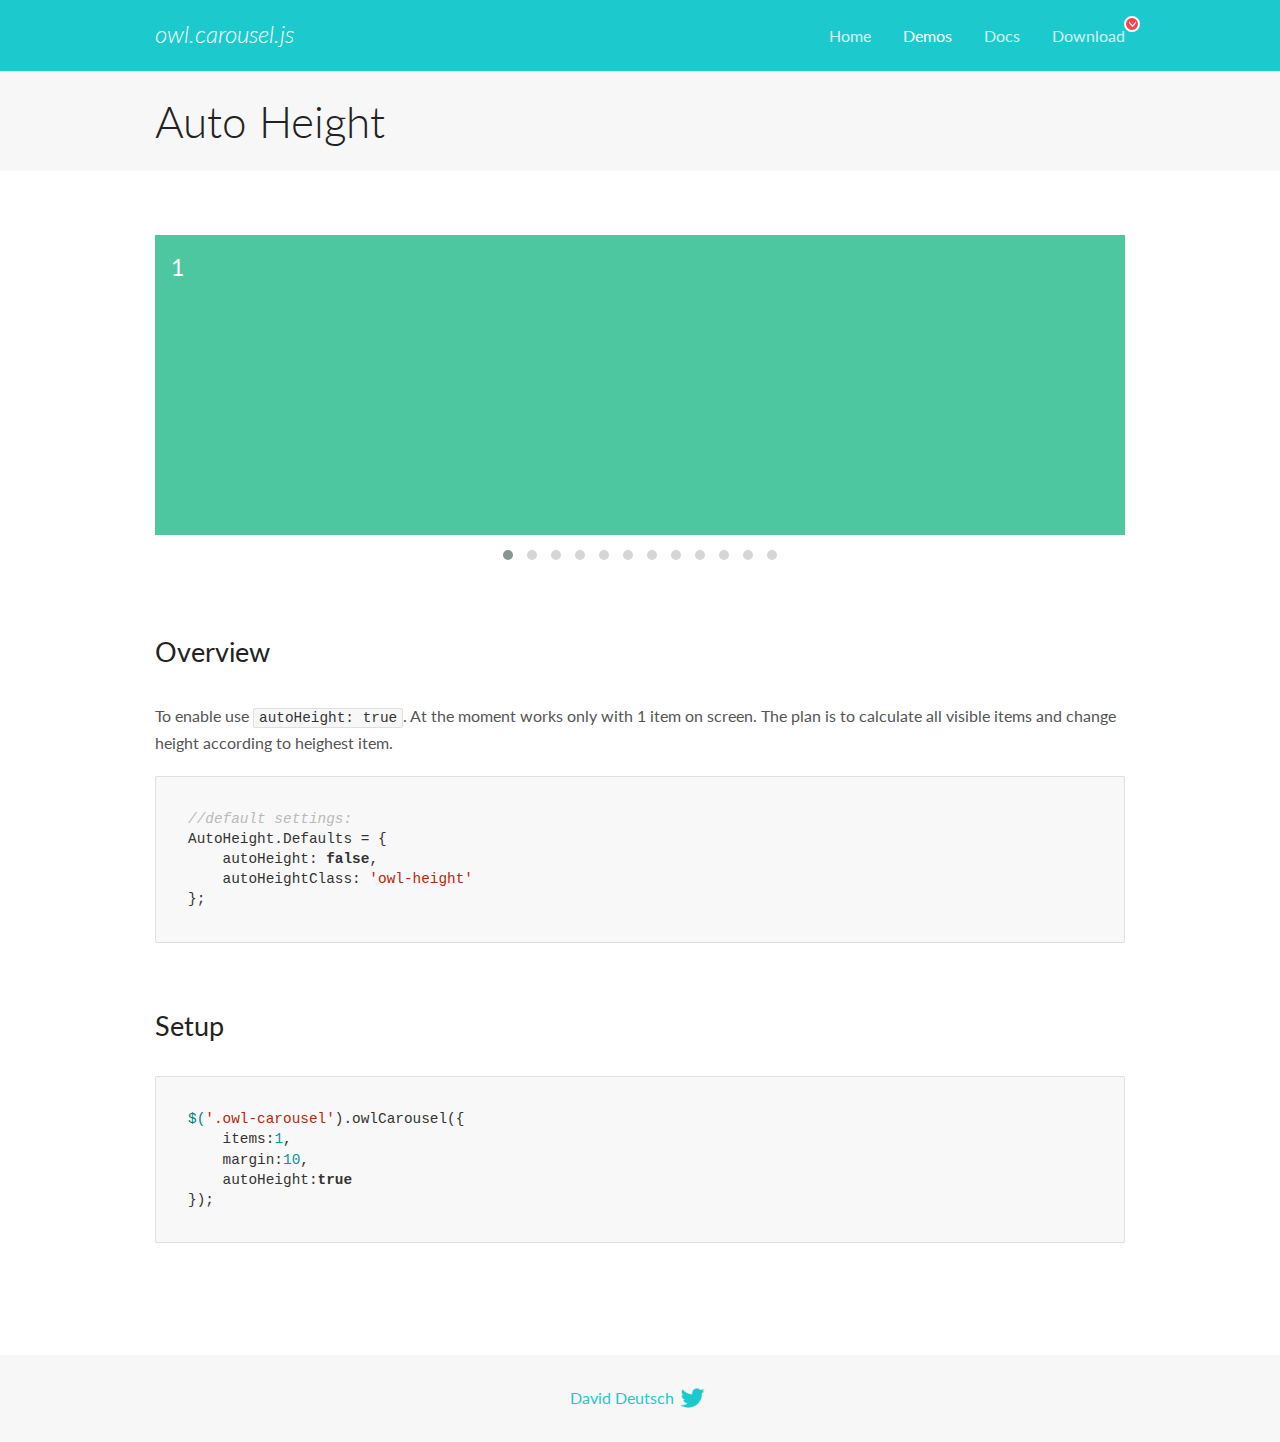
<file: docs/demos/autoheight.html>
<!DOCTYPE html>
<html lang="en">
  <head>

    <!-- head -->
    <meta charset="utf-8">
    <meta name="msapplication-tap-highlight" content="no" />
    <meta name="viewport" content="width=device-width, initial-scale=1.0" />
    <meta name="description" content="autoHeight usage demo">
    <meta name="author" content="David Deutsch">
    <title>
      Auto Height Demo | Owl Carousel | 2.3.4
    </title>

    <!-- Stylesheets -->
    <link href='https://fonts.googleapis.com/css?family=Lato:300,400,700,400italic,300italic' rel='stylesheet' type='text/css'>
    <link rel="stylesheet" href="../assets/css/docs.theme.min.css">

    <!-- Owl Stylesheets -->
    <link rel="stylesheet" href="../assets/owlcarousel/assets/owl.carousel.min.css">
    <link rel="stylesheet" href="../assets/owlcarousel/assets/owl.theme.default.min.css">

    <!-- HTML5 shim and Respond.js IE8 support of HTML5 elements and media queries -->

    <!--[if lt IE 9]>
      <script src="https://oss.maxcdn.com/libs/html5shiv/3.7.0/html5shiv.js"></script>
      <script src="https://oss.maxcdn.com/libs/respond.js/1.3.0/respond.min.js"></script>
    <![endif]-->

    <!-- Favicons -->
    <link rel="apple-touch-icon-precomposed" sizes="144x144" href="../assets/ico/apple-touch-icon-144-precomposed.png">
    <link rel="shortcut icon" href="../assets/ico/favicon.png">
    <link rel="shortcut icon" href="favicon.ico">

    <!-- Yeah i know js should not be in header. Its required for demos.-->

    <!-- javascript -->
    <script src="../assets/vendors/jquery.min.js"></script>
    <script src="../assets/owlcarousel/owl.carousel.js"></script>
  </head>
  <body>

    <!-- header -->
    <header class="header">
      <div class="row">
        <div class="large-12 columns">
          <div class="brand left">
            <h3>
              <a href="/OwlCarousel2/">owl.carousel.js</a> 
            </h3>
          </div>
          <a id="toggle-nav" class="right">
            <span></span> <span></span> <span></span> 
          </a> 
          <div class="nav-bar">
            <ul class="clearfix">
              <li> <a href="/OwlCarousel2/index.html">Home</a>  </li>
              <li class="active">
                <a href="/OwlCarousel2/demos/demos.html">Demos</a> 
              </li>
              <li> <a href="/OwlCarousel2/docs/started-welcome.html">Docs</a>  </li>
              <li>
                <a href="https://github.com/OwlCarousel2/OwlCarousel2/archive/2.3.4.zip">Download</a> 
                <span class="download"></span> 
              </li>
            </ul>
          </div>
        </div>
      </div>
    </header>

    <!-- title -->
    <section class="title">
      <div class="row">
        <div class="large-12 columns">
          <h1>Auto Height</h1>
        </div>
      </div>
    </section>

    <!--  Demos -->
    <section id="demos">
      <div class="row">
        <div class="large-12 columns">
          <div class="owl-carousel owl-theme">
            <div class="item" style="height:300px">
              <h4>1</h4>
            </div>
            <div class="item" style="height:100px">
              <h4>2</h4>
            </div>
            <div class="item" style="height:500px">
              <h4>3</h4>
            </div>
            <div class="item" style="height:250px">
              <h4>4</h4>
            </div>
            <div class="item" style="height:400px">
              <h4>5</h4>
            </div>
            <div class="item" style="height:500px">
              <h4>6</h4>
            </div>
            <div class="item" style="height:600px">
              <h4>7</h4>
            </div>
            <div class="item" style="height:400px">
              <h4>8</h4>
            </div>
            <div class="item" style="height:300px">
              <h4>9</h4>
            </div>
            <div class="item" style="height:350px">
              <h4>10</h4>
            </div>
            <div class="item" style="height:200px">
              <h4>11</h4>
            </div>
            <div class="item" style="height:150px">
              <h4>12</h4>
            </div>
          </div>
          <h3 id="overview">Overview</h3>
          <p>To enable use <code>autoHeight: true</code>. At the moment works only with 1 item on screen. The plan is to calculate all visible items and change height according to heighest item.</p>
          <pre><code>//default settings:
AutoHeight.Defaults = {
    autoHeight: false,
    autoHeightClass: &#39;owl-height&#39;
};</code></pre>
          <h3 id="setup">Setup</h3>
          <pre><code>$(&#39;.owl-carousel&#39;).owlCarousel({
    items:1,
    margin:10,
    autoHeight:true
});</code></pre>
          <script>
            $(document).ready(function() {
              $('.owl-carousel').owlCarousel({
                items: 1,
                margin: 10,
                autoHeight: true
              });
            })
          </script>
        </div>
      </div>
    </section>

    <!-- footer -->
    <footer class="footer">
      <div class="row">
        <div class="large-12 columns">
          <h5>
            <a href="/OwlCarousel2/docs/support-contact.html">David Deutsch</a> 
            <a id="custom-tweet-button" href="https://twitter.com/share?url=https://github.com/OwlCarousel2/OwlCarousel2&text=Owl Carousel - This is so awesome! " target="_blank"></a> 
          </h5>
        </div>
      </div>
    </footer>

    <!-- vendors -->
    <script src="../assets/vendors/highlight.js"></script>
    <script src="../assets/js/app.js"></script>
  </body>
</html>
</file>
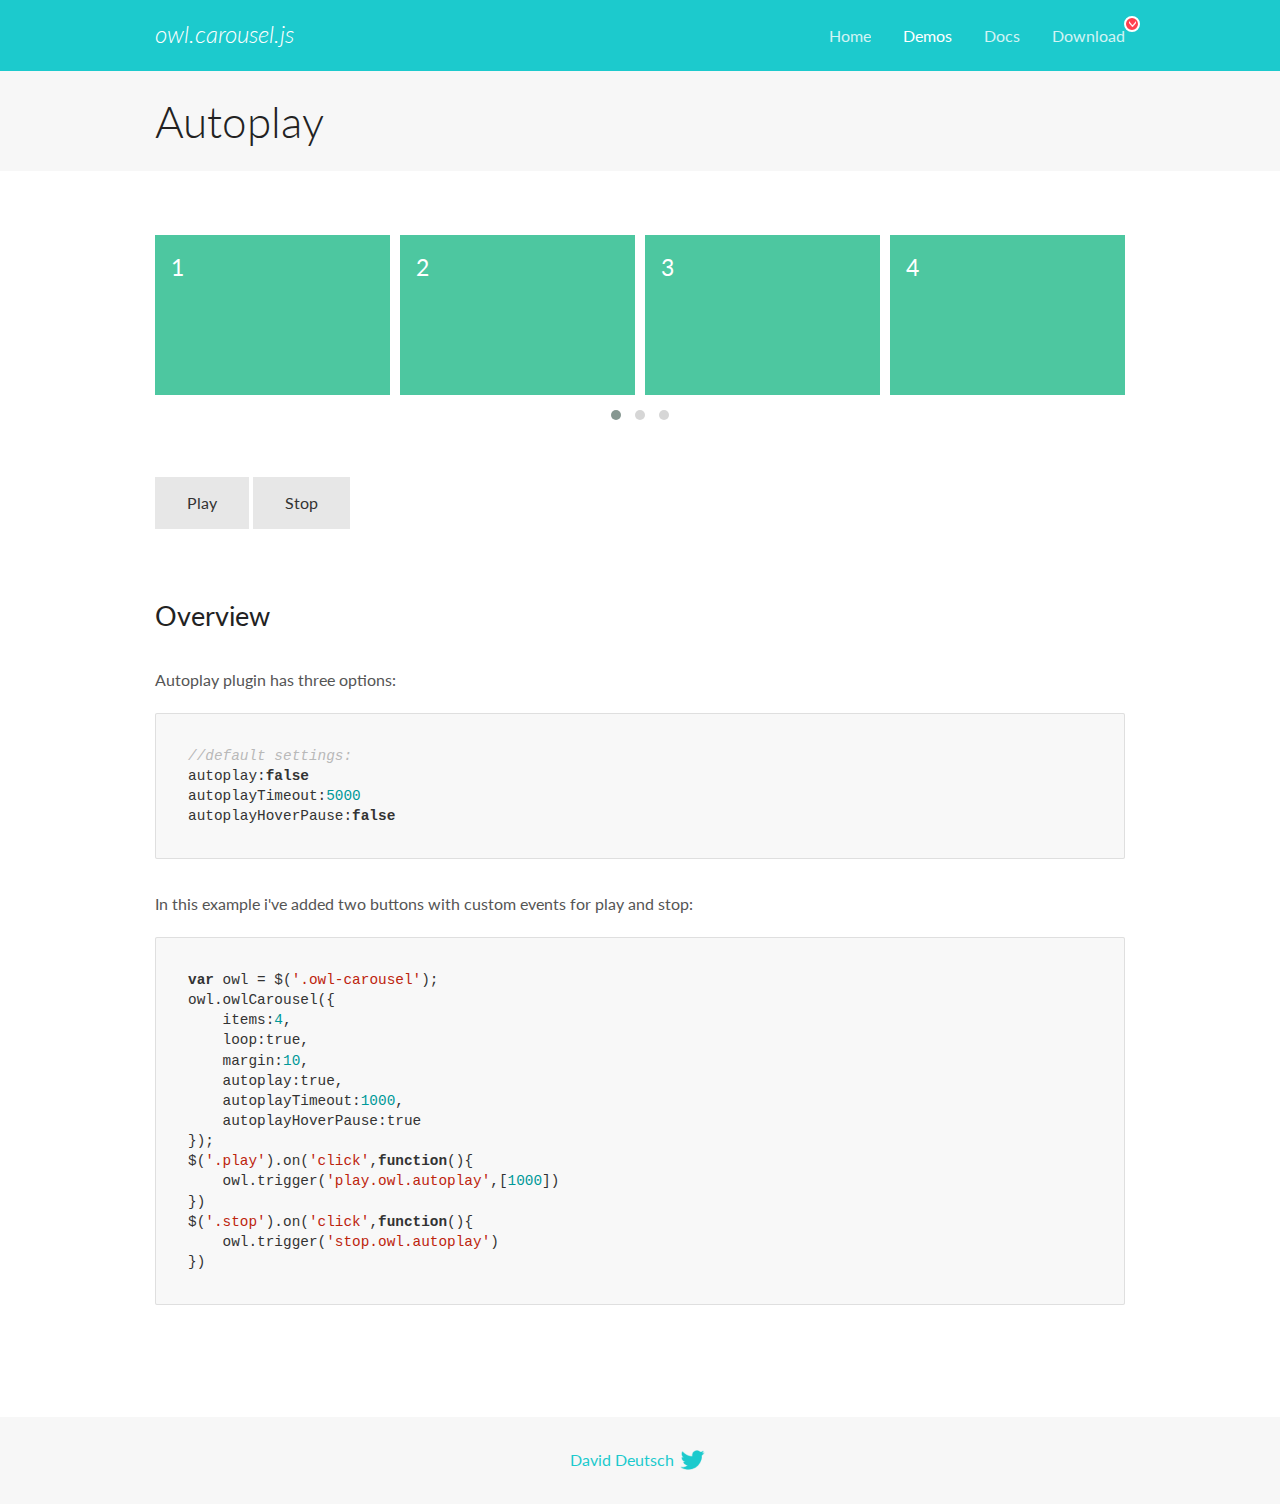
<file: docs/demos/autoplay.html>
<!DOCTYPE html>
<html lang="en">
  <head>

    <!-- head -->
    <meta charset="utf-8">
    <meta name="msapplication-tap-highlight" content="no" />
    <meta name="viewport" content="width=device-width, initial-scale=1.0" />
    <meta name="description" content="Autoplay usage demo">
    <meta name="author" content="David Deutsch">
    <title>
      Autoplay Demo | Owl Carousel | 2.3.4
    </title>

    <!-- Stylesheets -->
    <link href='https://fonts.googleapis.com/css?family=Lato:300,400,700,400italic,300italic' rel='stylesheet' type='text/css'>
    <link rel="stylesheet" href="../assets/css/docs.theme.min.css">

    <!-- Owl Stylesheets -->
    <link rel="stylesheet" href="../assets/owlcarousel/assets/owl.carousel.min.css">
    <link rel="stylesheet" href="../assets/owlcarousel/assets/owl.theme.default.min.css">

    <!-- HTML5 shim and Respond.js IE8 support of HTML5 elements and media queries -->

    <!--[if lt IE 9]>
      <script src="https://oss.maxcdn.com/libs/html5shiv/3.7.0/html5shiv.js"></script>
      <script src="https://oss.maxcdn.com/libs/respond.js/1.3.0/respond.min.js"></script>
    <![endif]-->

    <!-- Favicons -->
    <link rel="apple-touch-icon-precomposed" sizes="144x144" href="../assets/ico/apple-touch-icon-144-precomposed.png">
    <link rel="shortcut icon" href="../assets/ico/favicon.png">
    <link rel="shortcut icon" href="favicon.ico">

    <!-- Yeah i know js should not be in header. Its required for demos.-->

    <!-- javascript -->
    <script src="../assets/vendors/jquery.min.js"></script>
    <script src="../assets/owlcarousel/owl.carousel.js"></script>
  </head>
  <body>

    <!-- header -->
    <header class="header">
      <div class="row">
        <div class="large-12 columns">
          <div class="brand left">
            <h3>
              <a href="/OwlCarousel2/">owl.carousel.js</a> 
            </h3>
          </div>
          <a id="toggle-nav" class="right">
            <span></span> <span></span> <span></span> 
          </a> 
          <div class="nav-bar">
            <ul class="clearfix">
              <li> <a href="/OwlCarousel2/index.html">Home</a>  </li>
              <li class="active">
                <a href="/OwlCarousel2/demos/demos.html">Demos</a> 
              </li>
              <li> <a href="/OwlCarousel2/docs/started-welcome.html">Docs</a>  </li>
              <li>
                <a href="https://github.com/OwlCarousel2/OwlCarousel2/archive/2.3.4.zip">Download</a> 
                <span class="download"></span> 
              </li>
            </ul>
          </div>
        </div>
      </div>
    </header>

    <!-- title -->
    <section class="title">
      <div class="row">
        <div class="large-12 columns">
          <h1>Autoplay</h1>
        </div>
      </div>
    </section>

    <!--  Demos -->
    <section id="demos">
      <div class="row">
        <div class="large-12 columns">
          <div class="owl-carousel owl-theme">
            <div class="item">
              <h4>1</h4>
            </div>
            <div class="item">
              <h4>2</h4>
            </div>
            <div class="item">
              <h4>3</h4>
            </div>
            <div class="item">
              <h4>4</h4>
            </div>
            <div class="item">
              <h4>5</h4>
            </div>
            <div class="item">
              <h4>6</h4>
            </div>
            <div class="item">
              <h4>7</h4>
            </div>
            <div class="item">
              <h4>8</h4>
            </div>
            <div class="item">
              <h4>9</h4>
            </div>
            <div class="item">
              <h4>10</h4>
            </div>
            <div class="item">
              <h4>11</h4>
            </div>
            <div class="item">
              <h4>12</h4>
            </div>
          </div>
          <a class="button secondary play">Play</a> 
          <a class="button secondary stop">Stop</a> 
          <h3 id="overview">Overview</h3>
          <p>Autoplay plugin has three options:</p>
          <pre><code>//default settings:
autoplay:false
autoplayTimeout:5000
autoplayHoverPause:false</code></pre>
          <p>In this example i&#39;ve added two buttons with custom events for play and stop:</p>
          <pre><code>var owl = $(&#39;.owl-carousel&#39;);
owl.owlCarousel({
    items:4,
    loop:true,
    margin:10,
    autoplay:true,
    autoplayTimeout:1000,
    autoplayHoverPause:true
});
$(&#39;.play&#39;).on(&#39;click&#39;,function(){
    owl.trigger(&#39;play.owl.autoplay&#39;,[1000])
})
$(&#39;.stop&#39;).on(&#39;click&#39;,function(){
    owl.trigger(&#39;stop.owl.autoplay&#39;)
})</code></pre>
          <script>
            $(document).ready(function() {
              var owl = $('.owl-carousel');
              owl.owlCarousel({
                items: 4,
                loop: true,
                margin: 10,
                autoplay: true,
                autoplayTimeout: 1000,
                autoplayHoverPause: true
              });
              $('.play').on('click', function() {
                owl.trigger('play.owl.autoplay', [1000])
              })
              $('.stop').on('click', function() {
                owl.trigger('stop.owl.autoplay')
              })
            })
          </script>
        </div>
      </div>
    </section>

    <!-- footer -->
    <footer class="footer">
      <div class="row">
        <div class="large-12 columns">
          <h5>
            <a href="/OwlCarousel2/docs/support-contact.html">David Deutsch</a> 
            <a id="custom-tweet-button" href="https://twitter.com/share?url=https://github.com/OwlCarousel2/OwlCarousel2&text=Owl Carousel - This is so awesome! " target="_blank"></a> 
          </h5>
        </div>
      </div>
    </footer>

    <!-- vendors -->
    <script src="../assets/vendors/highlight.js"></script>
    <script src="../assets/js/app.js"></script>
  </body>
</html>
</file>
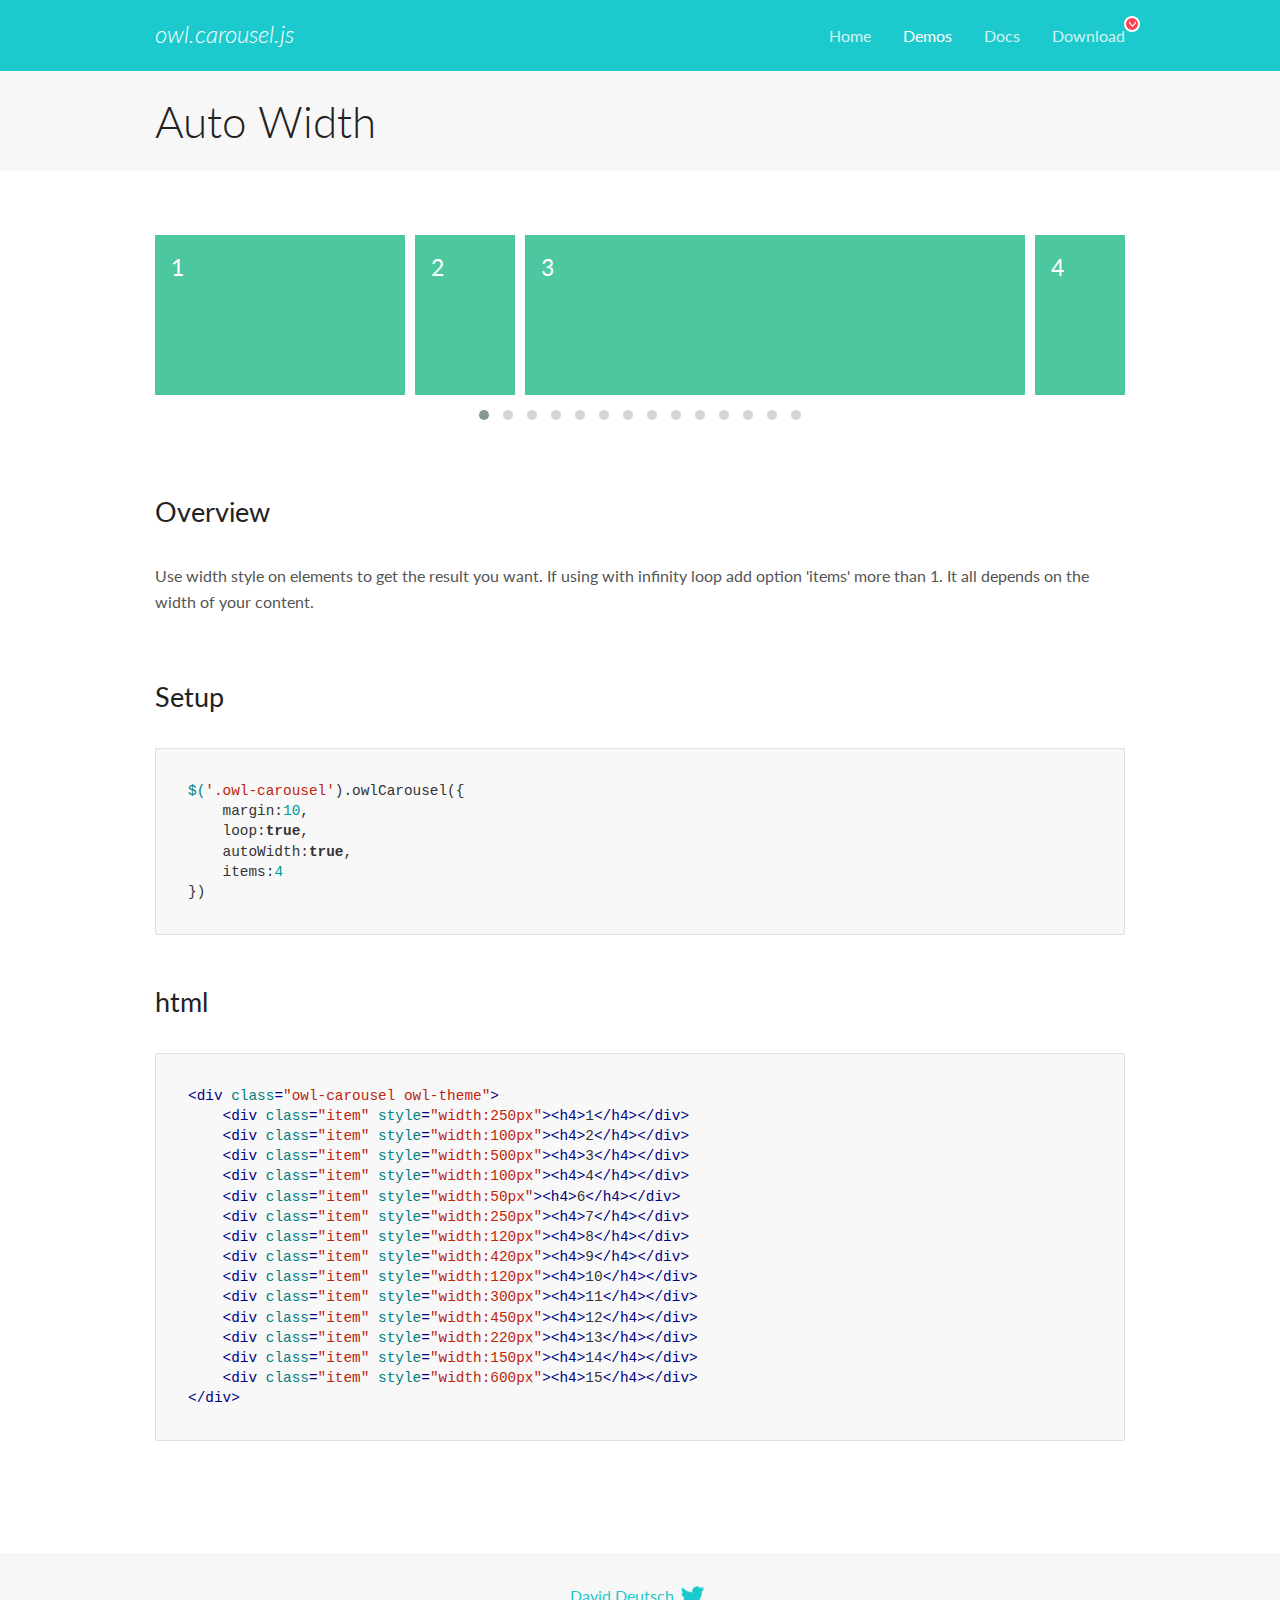
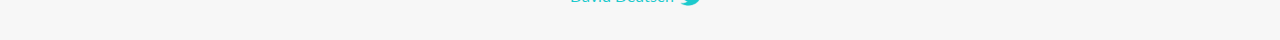
<file: docs/demos/autowidth.html>
<!DOCTYPE html>
<html lang="en">
  <head>

    <!-- head -->
    <meta charset="utf-8">
    <meta name="msapplication-tap-highlight" content="no" />
    <meta name="viewport" content="width=device-width, initial-scale=1.0" />
    <meta name="description" content="Auto Width">
    <meta name="author" content="David Deutsch">
    <title>
      Auto Width Demo | Owl Carousel | 2.3.4
    </title>

    <!-- Stylesheets -->
    <link href='https://fonts.googleapis.com/css?family=Lato:300,400,700,400italic,300italic' rel='stylesheet' type='text/css'>
    <link rel="stylesheet" href="../assets/css/docs.theme.min.css">

    <!-- Owl Stylesheets -->
    <link rel="stylesheet" href="../assets/owlcarousel/assets/owl.carousel.min.css">
    <link rel="stylesheet" href="../assets/owlcarousel/assets/owl.theme.default.min.css">

    <!-- HTML5 shim and Respond.js IE8 support of HTML5 elements and media queries -->

    <!--[if lt IE 9]>
      <script src="https://oss.maxcdn.com/libs/html5shiv/3.7.0/html5shiv.js"></script>
      <script src="https://oss.maxcdn.com/libs/respond.js/1.3.0/respond.min.js"></script>
    <![endif]-->

    <!-- Favicons -->
    <link rel="apple-touch-icon-precomposed" sizes="144x144" href="../assets/ico/apple-touch-icon-144-precomposed.png">
    <link rel="shortcut icon" href="../assets/ico/favicon.png">
    <link rel="shortcut icon" href="favicon.ico">

    <!-- Yeah i know js should not be in header. Its required for demos.-->

    <!-- javascript -->
    <script src="../assets/vendors/jquery.min.js"></script>
    <script src="../assets/owlcarousel/owl.carousel.js"></script>
  </head>
  <body>

    <!-- header -->
    <header class="header">
      <div class="row">
        <div class="large-12 columns">
          <div class="brand left">
            <h3>
              <a href="/OwlCarousel2/">owl.carousel.js</a> 
            </h3>
          </div>
          <a id="toggle-nav" class="right">
            <span></span> <span></span> <span></span> 
          </a> 
          <div class="nav-bar">
            <ul class="clearfix">
              <li> <a href="/OwlCarousel2/index.html">Home</a>  </li>
              <li class="active">
                <a href="/OwlCarousel2/demos/demos.html">Demos</a> 
              </li>
              <li> <a href="/OwlCarousel2/docs/started-welcome.html">Docs</a>  </li>
              <li>
                <a href="https://github.com/OwlCarousel2/OwlCarousel2/archive/2.3.4.zip">Download</a> 
                <span class="download"></span> 
              </li>
            </ul>
          </div>
        </div>
      </div>
    </header>

    <!-- title -->
    <section class="title">
      <div class="row">
        <div class="large-12 columns">
          <h1>Auto Width</h1>
        </div>
      </div>
    </section>

    <!--  Demos -->
    <section id="demos">
      <div class="row">
        <div class="large-12 columns">
          <div class="owl-carousel owl-theme">
            <div class="item" style="width:250px">
              <h4>1</h4>
            </div>
            <div class="item" style="width:100px">
              <h4>2</h4>
            </div>
            <div class="item" style="width:500px">
              <h4>3</h4>
            </div>
            <div class="item" style="width:100px">
              <h4>4</h4>
            </div>
            <div class="item" style="width:50px">
              <h4>6</h4>
            </div>
            <div class="item" style="width:250px">
              <h4>7</h4>
            </div>
            <div class="item" style="width:120px">
              <h4>8</h4>
            </div>
            <div class="item" style="width:420px">
              <h4>9</h4>
            </div>
            <div class="item" style="width:120px">
              <h4>10</h4>
            </div>
            <div class="item" style="width:300px">
              <h4>11</h4>
            </div>
            <div class="item" style="width:450px">
              <h4>12</h4>
            </div>
            <div class="item" style="width:220px">
              <h4>13</h4>
            </div>
            <div class="item" style="width:150px">
              <h4>14</h4>
            </div>
            <div class="item" style="width:600px">
              <h4>15</h4>
            </div>
          </div>
          <h3 id="overview">Overview</h3>
          <p>Use width style on elements to get the result you want. If using with infinity loop add option &#39;items&#39; more than 1. It all depends on the width of your content.</p>
          <h3 id="setup">Setup</h3>
          <pre><code>$(&#39;.owl-carousel&#39;).owlCarousel({
    margin:10,
    loop:true,
    autoWidth:true,
    items:4
})</code></pre>
          <h3 id="html">html</h3>
          <pre><code>&lt;div class=&quot;owl-carousel owl-theme&quot;&gt;
    &lt;div class=&quot;item&quot; style=&quot;width:250px&quot;&gt;&lt;h4&gt;1&lt;/h4&gt;&lt;/div&gt;
    &lt;div class=&quot;item&quot; style=&quot;width:100px&quot;&gt;&lt;h4&gt;2&lt;/h4&gt;&lt;/div&gt;
    &lt;div class=&quot;item&quot; style=&quot;width:500px&quot;&gt;&lt;h4&gt;3&lt;/h4&gt;&lt;/div&gt;
    &lt;div class=&quot;item&quot; style=&quot;width:100px&quot;&gt;&lt;h4&gt;4&lt;/h4&gt;&lt;/div&gt;
    &lt;div class=&quot;item&quot; style=&quot;width:50px&quot;&gt;&lt;h4&gt;6&lt;/h4&gt;&lt;/div&gt;
    &lt;div class=&quot;item&quot; style=&quot;width:250px&quot;&gt;&lt;h4&gt;7&lt;/h4&gt;&lt;/div&gt;
    &lt;div class=&quot;item&quot; style=&quot;width:120px&quot;&gt;&lt;h4&gt;8&lt;/h4&gt;&lt;/div&gt;
    &lt;div class=&quot;item&quot; style=&quot;width:420px&quot;&gt;&lt;h4&gt;9&lt;/h4&gt;&lt;/div&gt;
    &lt;div class=&quot;item&quot; style=&quot;width:120px&quot;&gt;&lt;h4&gt;10&lt;/h4&gt;&lt;/div&gt;
    &lt;div class=&quot;item&quot; style=&quot;width:300px&quot;&gt;&lt;h4&gt;11&lt;/h4&gt;&lt;/div&gt;
    &lt;div class=&quot;item&quot; style=&quot;width:450px&quot;&gt;&lt;h4&gt;12&lt;/h4&gt;&lt;/div&gt;
    &lt;div class=&quot;item&quot; style=&quot;width:220px&quot;&gt;&lt;h4&gt;13&lt;/h4&gt;&lt;/div&gt;
    &lt;div class=&quot;item&quot; style=&quot;width:150px&quot;&gt;&lt;h4&gt;14&lt;/h4&gt;&lt;/div&gt;
    &lt;div class=&quot;item&quot; style=&quot;width:600px&quot;&gt;&lt;h4&gt;15&lt;/h4&gt;&lt;/div&gt;
&lt;/div&gt;</code></pre>
          <script>
            $(document).ready(function() {
              $('.owl-carousel').owlCarousel({
                margin: 10,
                loop: true,
                autoWidth: true,
                items: 4
              })
            })
          </script>
        </div>
      </div>
    </section>

    <!-- footer -->
    <footer class="footer">
      <div class="row">
        <div class="large-12 columns">
          <h5>
            <a href="/OwlCarousel2/docs/support-contact.html">David Deutsch</a> 
            <a id="custom-tweet-button" href="https://twitter.com/share?url=https://github.com/OwlCarousel2/OwlCarousel2&text=Owl Carousel - This is so awesome! " target="_blank"></a> 
          </h5>
        </div>
      </div>
    </footer>

    <!-- vendors -->
    <script src="../assets/vendors/highlight.js"></script>
    <script src="../assets/js/app.js"></script>
  </body>
</html>
</file>
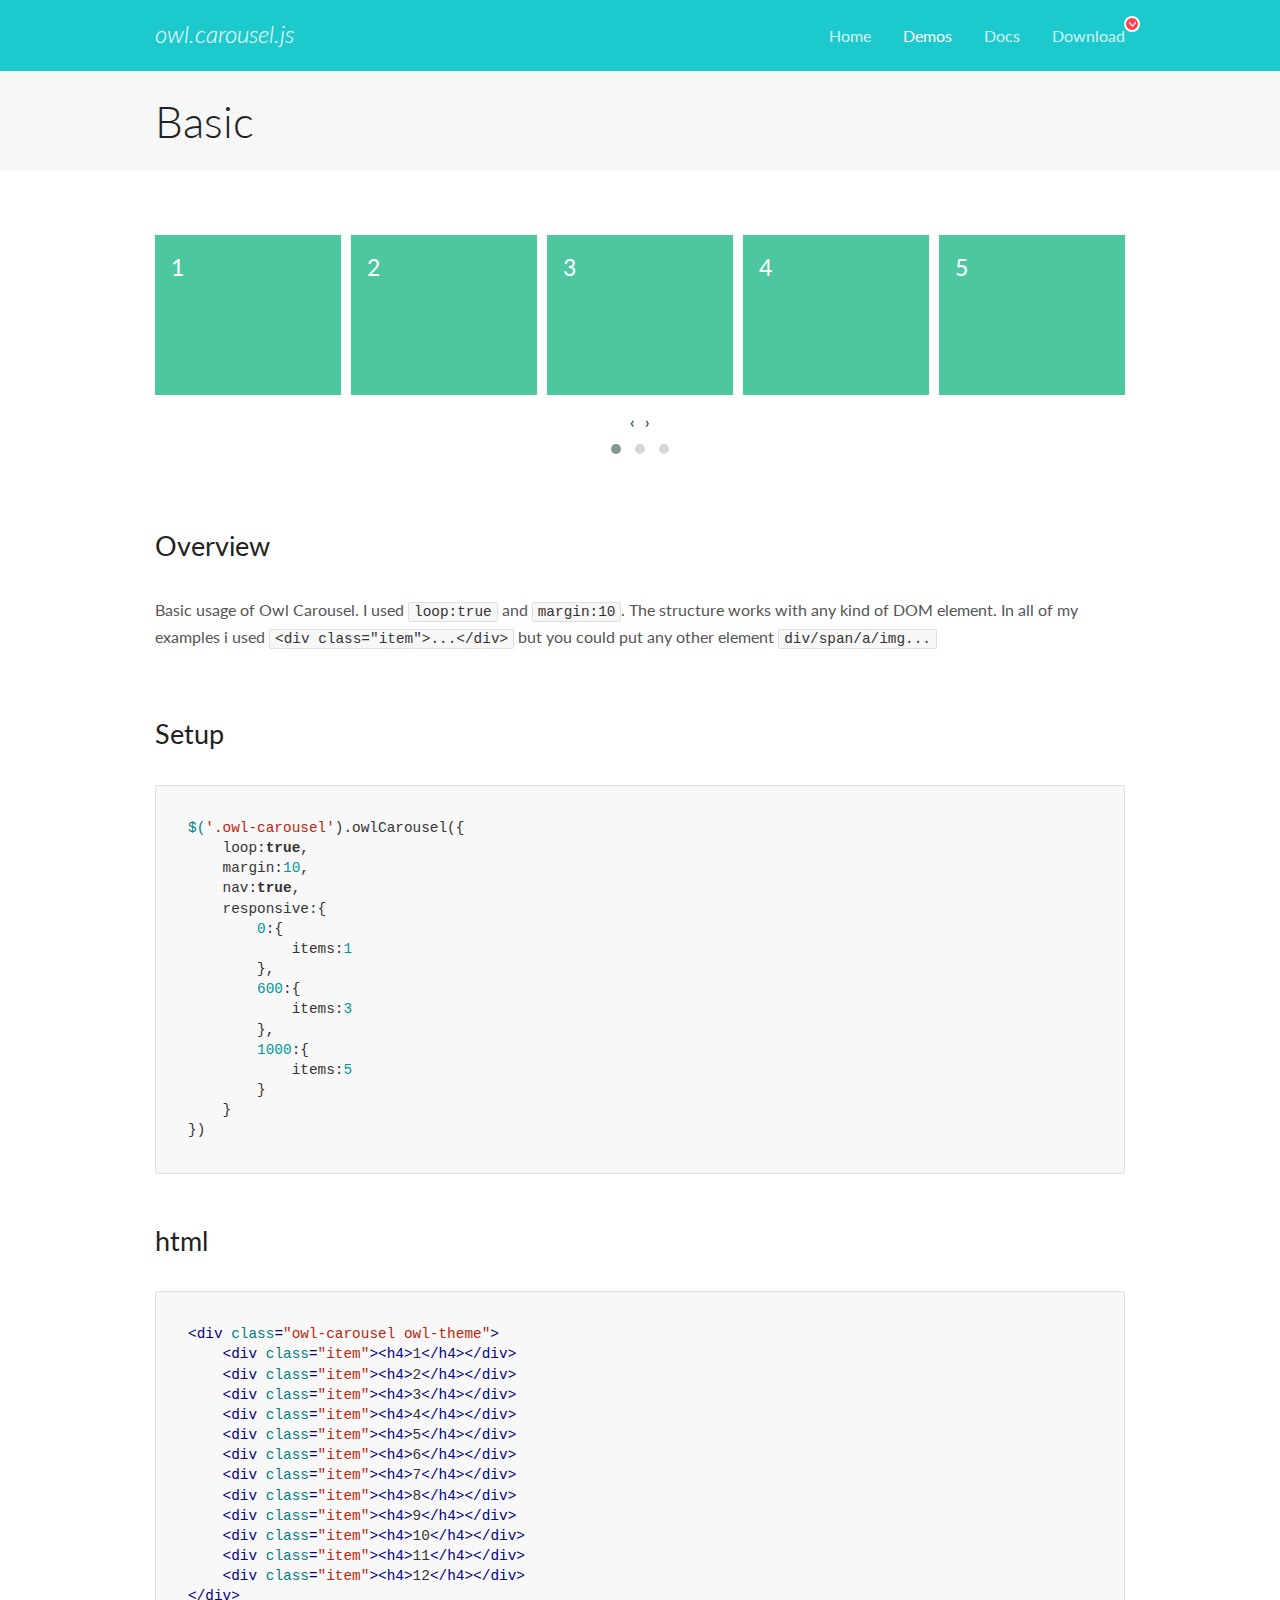
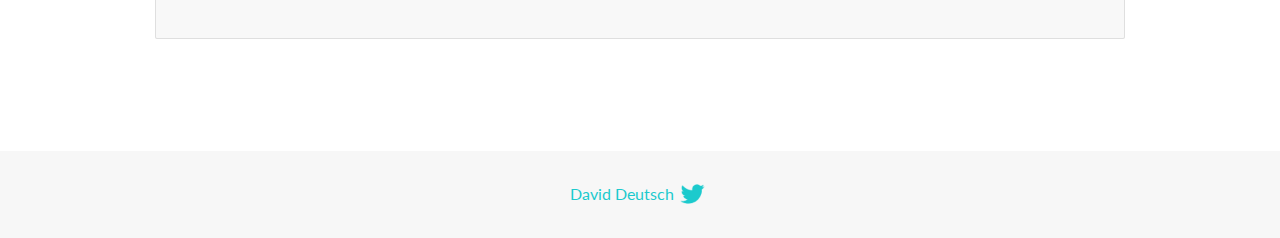
<file: docs/demos/basic.html>
<!DOCTYPE html>
<html lang="en">
  <head>

    <!-- head -->
    <meta charset="utf-8">
    <meta name="msapplication-tap-highlight" content="no" />
    <meta name="viewport" content="width=device-width, initial-scale=1.0" />
    <meta name="description" content="Basic usage demo">
    <meta name="author" content="David Deutsch">
    <title>
      Basic Demo | Owl Carousel | 2.3.4
    </title>

    <!-- Stylesheets -->
    <link href='https://fonts.googleapis.com/css?family=Lato:300,400,700,400italic,300italic' rel='stylesheet' type='text/css'>
    <link rel="stylesheet" href="../assets/css/docs.theme.min.css">

    <!-- Owl Stylesheets -->
    <link rel="stylesheet" href="../assets/owlcarousel/assets/owl.carousel.min.css">
    <link rel="stylesheet" href="../assets/owlcarousel/assets/owl.theme.default.min.css">

    <!-- HTML5 shim and Respond.js IE8 support of HTML5 elements and media queries -->

    <!--[if lt IE 9]>
      <script src="https://oss.maxcdn.com/libs/html5shiv/3.7.0/html5shiv.js"></script>
      <script src="https://oss.maxcdn.com/libs/respond.js/1.3.0/respond.min.js"></script>
    <![endif]-->

    <!-- Favicons -->
    <link rel="apple-touch-icon-precomposed" sizes="144x144" href="../assets/ico/apple-touch-icon-144-precomposed.png">
    <link rel="shortcut icon" href="../assets/ico/favicon.png">
    <link rel="shortcut icon" href="favicon.ico">

    <!-- Yeah i know js should not be in header. Its required for demos.-->

    <!-- javascript -->
    <script src="../assets/vendors/jquery.min.js"></script>
    <script src="../assets/owlcarousel/owl.carousel.js"></script>
  </head>
  <body>

    <!-- header -->
    <header class="header">
      <div class="row">
        <div class="large-12 columns">
          <div class="brand left">
            <h3>
              <a href="/OwlCarousel2/">owl.carousel.js</a> 
            </h3>
          </div>
          <a id="toggle-nav" class="right">
            <span></span> <span></span> <span></span> 
          </a> 
          <div class="nav-bar">
            <ul class="clearfix">
              <li> <a href="/OwlCarousel2/index.html">Home</a>  </li>
              <li class="active">
                <a href="/OwlCarousel2/demos/demos.html">Demos</a> 
              </li>
              <li> <a href="/OwlCarousel2/docs/started-welcome.html">Docs</a>  </li>
              <li>
                <a href="https://github.com/OwlCarousel2/OwlCarousel2/archive/2.3.4.zip">Download</a> 
                <span class="download"></span> 
              </li>
            </ul>
          </div>
        </div>
      </div>
    </header>

    <!-- title -->
    <section class="title">
      <div class="row">
        <div class="large-12 columns">
          <h1>Basic</h1>
        </div>
      </div>
    </section>

    <!--  Demos -->
    <section id="demos">
      <div class="row">
        <div class="large-12 columns">
          <div class="owl-carousel owl-theme">
            <div class="item">
              <h4>1</h4>
            </div>
            <div class="item">
              <h4>2</h4>
            </div>
            <div class="item">
              <h4>3</h4>
            </div>
            <div class="item">
              <h4>4</h4>
            </div>
            <div class="item">
              <h4>5</h4>
            </div>
            <div class="item">
              <h4>6</h4>
            </div>
            <div class="item">
              <h4>7</h4>
            </div>
            <div class="item">
              <h4>8</h4>
            </div>
            <div class="item">
              <h4>9</h4>
            </div>
            <div class="item">
              <h4>10</h4>
            </div>
            <div class="item">
              <h4>11</h4>
            </div>
            <div class="item">
              <h4>12</h4>
            </div>
          </div>
          <h3 id="overview">Overview</h3>
          <p>Basic usage of Owl Carousel. I used <code>loop:true</code> and <code>margin:10</code>. The structure works with any kind of DOM element. In all of my examples i used <code>&lt;div class=&quot;item&quot;&gt;...&lt;/div&gt;</code> but you could
            put any other element <code>div/span/a/img...</code></p>
          <h3 id="setup">Setup</h3>
          <pre><code>$(&#39;.owl-carousel&#39;).owlCarousel({
    loop:true,
    margin:10,
    nav:true,
    responsive:{
        0:{
            items:1
        },
        600:{
            items:3
        },
        1000:{
            items:5
        }
    }
})</code></pre>
          <h3 id="html">html</h3>
          <pre><code>&lt;div class=&quot;owl-carousel owl-theme&quot;&gt;
    &lt;div class=&quot;item&quot;&gt;&lt;h4&gt;1&lt;/h4&gt;&lt;/div&gt;
    &lt;div class=&quot;item&quot;&gt;&lt;h4&gt;2&lt;/h4&gt;&lt;/div&gt;
    &lt;div class=&quot;item&quot;&gt;&lt;h4&gt;3&lt;/h4&gt;&lt;/div&gt;
    &lt;div class=&quot;item&quot;&gt;&lt;h4&gt;4&lt;/h4&gt;&lt;/div&gt;
    &lt;div class=&quot;item&quot;&gt;&lt;h4&gt;5&lt;/h4&gt;&lt;/div&gt;
    &lt;div class=&quot;item&quot;&gt;&lt;h4&gt;6&lt;/h4&gt;&lt;/div&gt;
    &lt;div class=&quot;item&quot;&gt;&lt;h4&gt;7&lt;/h4&gt;&lt;/div&gt;
    &lt;div class=&quot;item&quot;&gt;&lt;h4&gt;8&lt;/h4&gt;&lt;/div&gt;
    &lt;div class=&quot;item&quot;&gt;&lt;h4&gt;9&lt;/h4&gt;&lt;/div&gt;
    &lt;div class=&quot;item&quot;&gt;&lt;h4&gt;10&lt;/h4&gt;&lt;/div&gt;
    &lt;div class=&quot;item&quot;&gt;&lt;h4&gt;11&lt;/h4&gt;&lt;/div&gt;
    &lt;div class=&quot;item&quot;&gt;&lt;h4&gt;12&lt;/h4&gt;&lt;/div&gt;
&lt;/div&gt;</code></pre>
          <script>
            $(document).ready(function() {
              var owl = $('.owl-carousel');
              owl.owlCarousel({
                margin: 10,
                nav: true,
                loop: true,
                responsive: {
                  0: {
                    items: 1
                  },
                  600: {
                    items: 3
                  },
                  1000: {
                    items: 5
                  }
                }
              })
            })
          </script>
        </div>
      </div>
    </section>

    <!-- footer -->
    <footer class="footer">
      <div class="row">
        <div class="large-12 columns">
          <h5>
            <a href="/OwlCarousel2/docs/support-contact.html">David Deutsch</a> 
            <a id="custom-tweet-button" href="https://twitter.com/share?url=https://github.com/OwlCarousel2/OwlCarousel2&text=Owl Carousel - This is so awesome! " target="_blank"></a> 
          </h5>
        </div>
      </div>
    </footer>

    <!-- vendors -->
    <script src="../assets/vendors/highlight.js"></script>
    <script src="../assets/js/app.js"></script>
  </body>
</html>
</file>
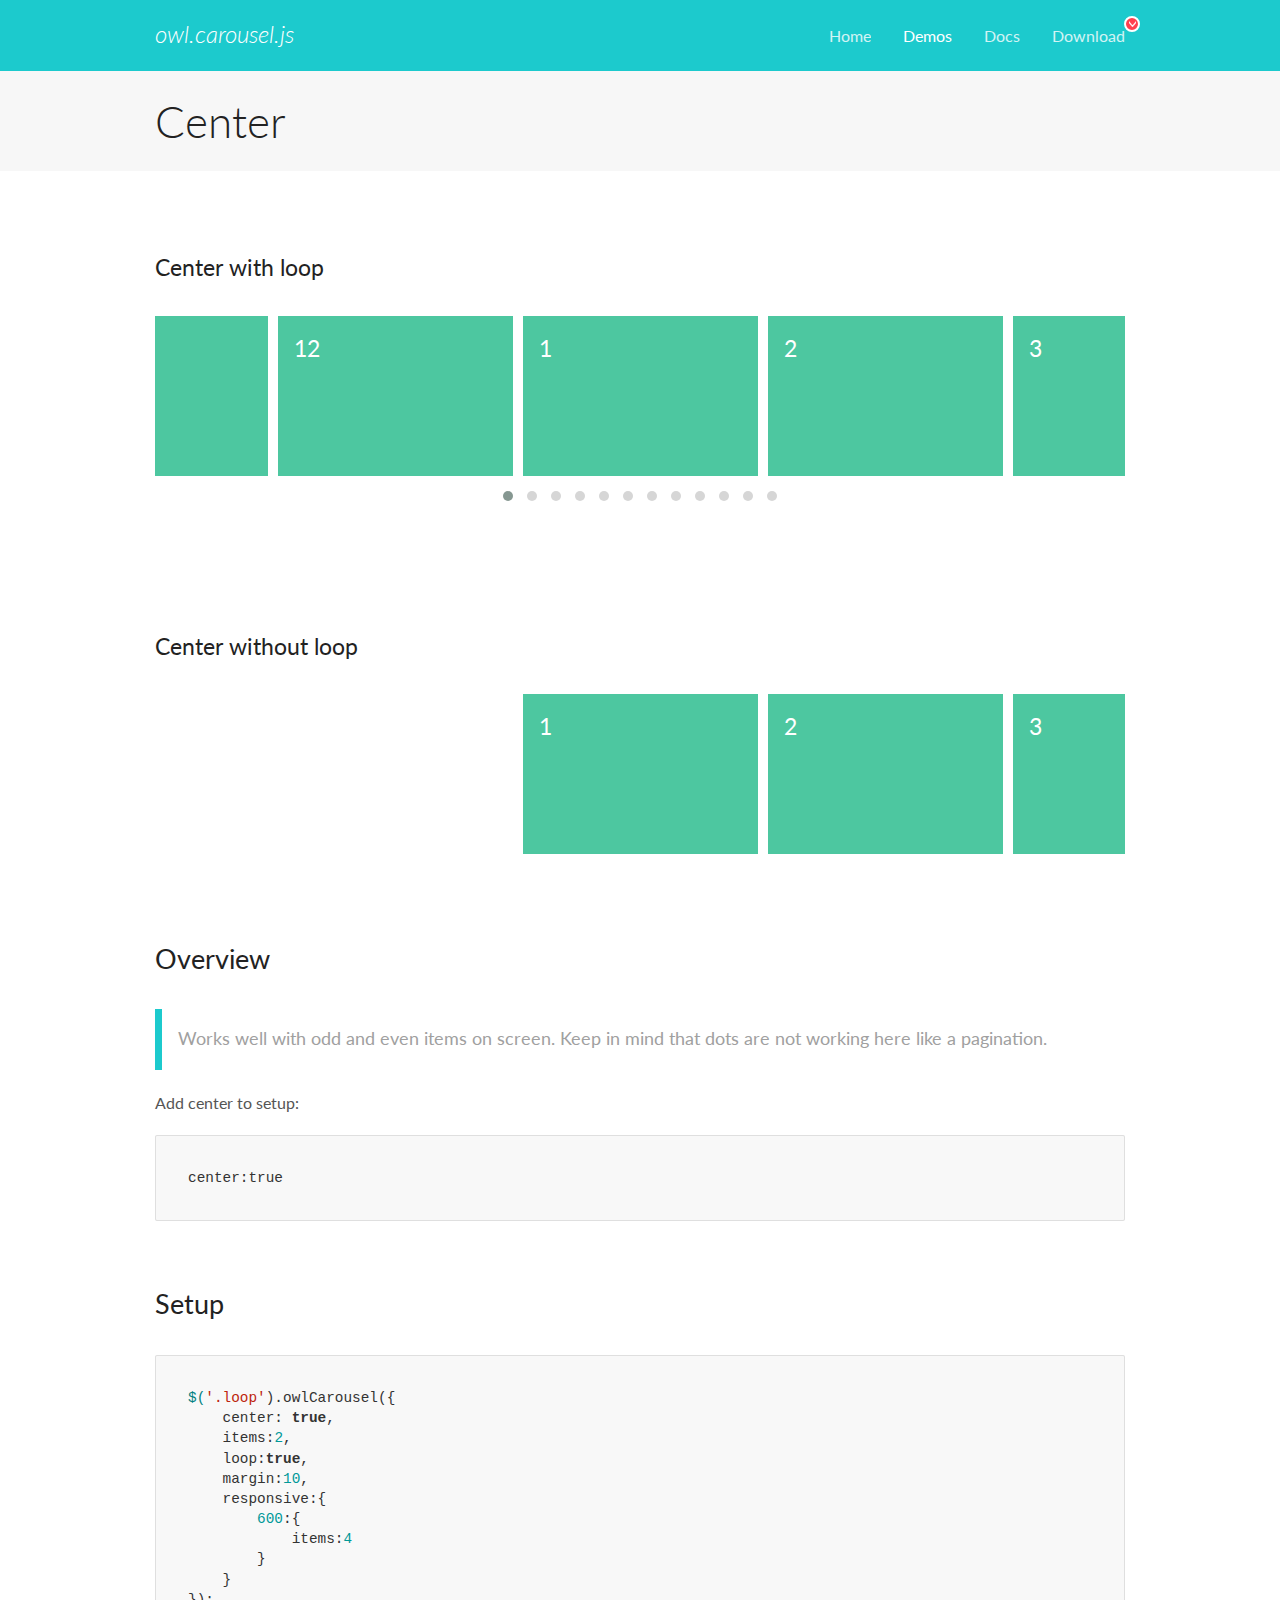
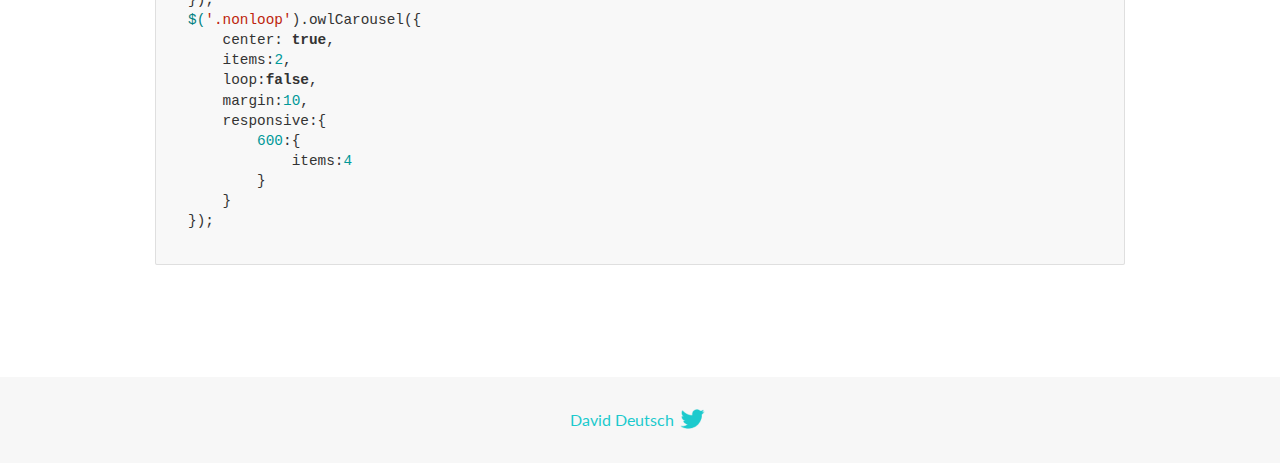
<file: docs/demos/center.html>
<!DOCTYPE html>
<html lang="en">
  <head>

    <!-- head -->
    <meta charset="utf-8">
    <meta name="msapplication-tap-highlight" content="no" />
    <meta name="viewport" content="width=device-width, initial-scale=1.0" />
    <meta name="description" content="Center carousel">
    <meta name="author" content="David Deutsch">
    <title>
      Center Demo | Owl Carousel | 2.3.4
    </title>

    <!-- Stylesheets -->
    <link href='https://fonts.googleapis.com/css?family=Lato:300,400,700,400italic,300italic' rel='stylesheet' type='text/css'>
    <link rel="stylesheet" href="../assets/css/docs.theme.min.css">

    <!-- Owl Stylesheets -->
    <link rel="stylesheet" href="../assets/owlcarousel/assets/owl.carousel.min.css">
    <link rel="stylesheet" href="../assets/owlcarousel/assets/owl.theme.default.min.css">

    <!-- HTML5 shim and Respond.js IE8 support of HTML5 elements and media queries -->

    <!--[if lt IE 9]>
      <script src="https://oss.maxcdn.com/libs/html5shiv/3.7.0/html5shiv.js"></script>
      <script src="https://oss.maxcdn.com/libs/respond.js/1.3.0/respond.min.js"></script>
    <![endif]-->

    <!-- Favicons -->
    <link rel="apple-touch-icon-precomposed" sizes="144x144" href="../assets/ico/apple-touch-icon-144-precomposed.png">
    <link rel="shortcut icon" href="../assets/ico/favicon.png">
    <link rel="shortcut icon" href="favicon.ico">

    <!-- Yeah i know js should not be in header. Its required for demos.-->

    <!-- javascript -->
    <script src="../assets/vendors/jquery.min.js"></script>
    <script src="../assets/owlcarousel/owl.carousel.js"></script>
  </head>
  <body>

    <!-- header -->
    <header class="header">
      <div class="row">
        <div class="large-12 columns">
          <div class="brand left">
            <h3>
              <a href="/OwlCarousel2/">owl.carousel.js</a> 
            </h3>
          </div>
          <a id="toggle-nav" class="right">
            <span></span> <span></span> <span></span> 
          </a> 
          <div class="nav-bar">
            <ul class="clearfix">
              <li> <a href="/OwlCarousel2/index.html">Home</a>  </li>
              <li class="active">
                <a href="/OwlCarousel2/demos/demos.html">Demos</a> 
              </li>
              <li> <a href="/OwlCarousel2/docs/started-welcome.html">Docs</a>  </li>
              <li>
                <a href="https://github.com/OwlCarousel2/OwlCarousel2/archive/2.3.4.zip">Download</a> 
                <span class="download"></span> 
              </li>
            </ul>
          </div>
        </div>
      </div>
    </header>

    <!-- title -->
    <section class="title">
      <div class="row">
        <div class="large-12 columns">
          <h1>Center</h1>
        </div>
      </div>
    </section>

    <!--  Demos -->
    <section id="demos">
      <div class="row">
        <div class="large-12 columns">
          <h4 id="center-with-loop">Center with loop</h4>
          <div class="loop owl-carousel owl-theme">
            <div class="item">
              <h4>1</h4>
            </div>
            <div class="item">
              <h4>2</h4>
            </div>
            <div class="item">
              <h4>3</h4>
            </div>
            <div class="item">
              <h4>4</h4>
            </div>
            <div class="item">
              <h4>5</h4>
            </div>
            <div class="item">
              <h4>6</h4>
            </div>
            <div class="item">
              <h4>7</h4>
            </div>
            <div class="item">
              <h4>8</h4>
            </div>
            <div class="item">
              <h4>9</h4>
            </div>
            <div class="item">
              <h4>10</h4>
            </div>
            <div class="item">
              <h4>11</h4>
            </div>
            <div class="item">
              <h4>12</h4>
            </div>
          </div>
          <br>
          <h4 id="center-without-loop">Center without loop</h4>
          <div class="nonloop owl-carousel">
            <div class="item">
              <h4>1</h4>
            </div>
            <div class="item">
              <h4>2</h4>
            </div>
            <div class="item">
              <h4>3</h4>
            </div>
            <div class="item">
              <h4>4</h4>
            </div>
            <div class="item">
              <h4>5</h4>
            </div>
            <div class="item">
              <h4>6</h4>
            </div>
            <div class="item">
              <h4>7</h4>
            </div>
            <div class="item">
              <h4>8</h4>
            </div>
            <div class="item">
              <h4>9</h4>
            </div>
            <div class="item">
              <h4>10</h4>
            </div>
            <div class="item">
              <h4>11</h4>
            </div>
            <div class="item">
              <h4>12</h4>
            </div>
          </div>
          <h3 id="overview">Overview</h3>
          <blockquote>
            <p>Works well with odd and even items on screen. Keep in mind that dots are not working here like a pagination.</p>
          </blockquote>
          <p>Add center to setup:</p>
          <pre><code>center:true</code></pre>
          <h3 id="setup">Setup</h3>
          <pre><code>$(&#39;.loop&#39;).owlCarousel({
    center: true,
    items:2,
    loop:true,
    margin:10,
    responsive:{
        600:{
            items:4
        }
    }
});
$(&#39;.nonloop&#39;).owlCarousel({
    center: true,
    items:2,
    loop:false,
    margin:10,
    responsive:{
        600:{
            items:4
        }
    }
});</code></pre>
          <script>
            jQuery(document).ready(function($) {
              $('.loop').owlCarousel({
                center: true,
                items: 2,
                loop: true,
                margin: 10,
                responsive: {
                  600: {
                    items: 4
                  }
                }
              });
              $('.nonloop').owlCarousel({
                center: true,
                items: 2,
                loop: false,
                margin: 10,
                responsive: {
                  600: {
                    items: 4
                  }
                }
              });
            });
          </script>
        </div>
      </div>
    </section>

    <!-- footer -->
    <footer class="footer">
      <div class="row">
        <div class="large-12 columns">
          <h5>
            <a href="/OwlCarousel2/docs/support-contact.html">David Deutsch</a> 
            <a id="custom-tweet-button" href="https://twitter.com/share?url=https://github.com/OwlCarousel2/OwlCarousel2&text=Owl Carousel - This is so awesome! " target="_blank"></a> 
          </h5>
        </div>
      </div>
    </footer>

    <!-- vendors -->
    <script src="../assets/vendors/highlight.js"></script>
    <script src="../assets/js/app.js"></script>
  </body>
</html>
</file>
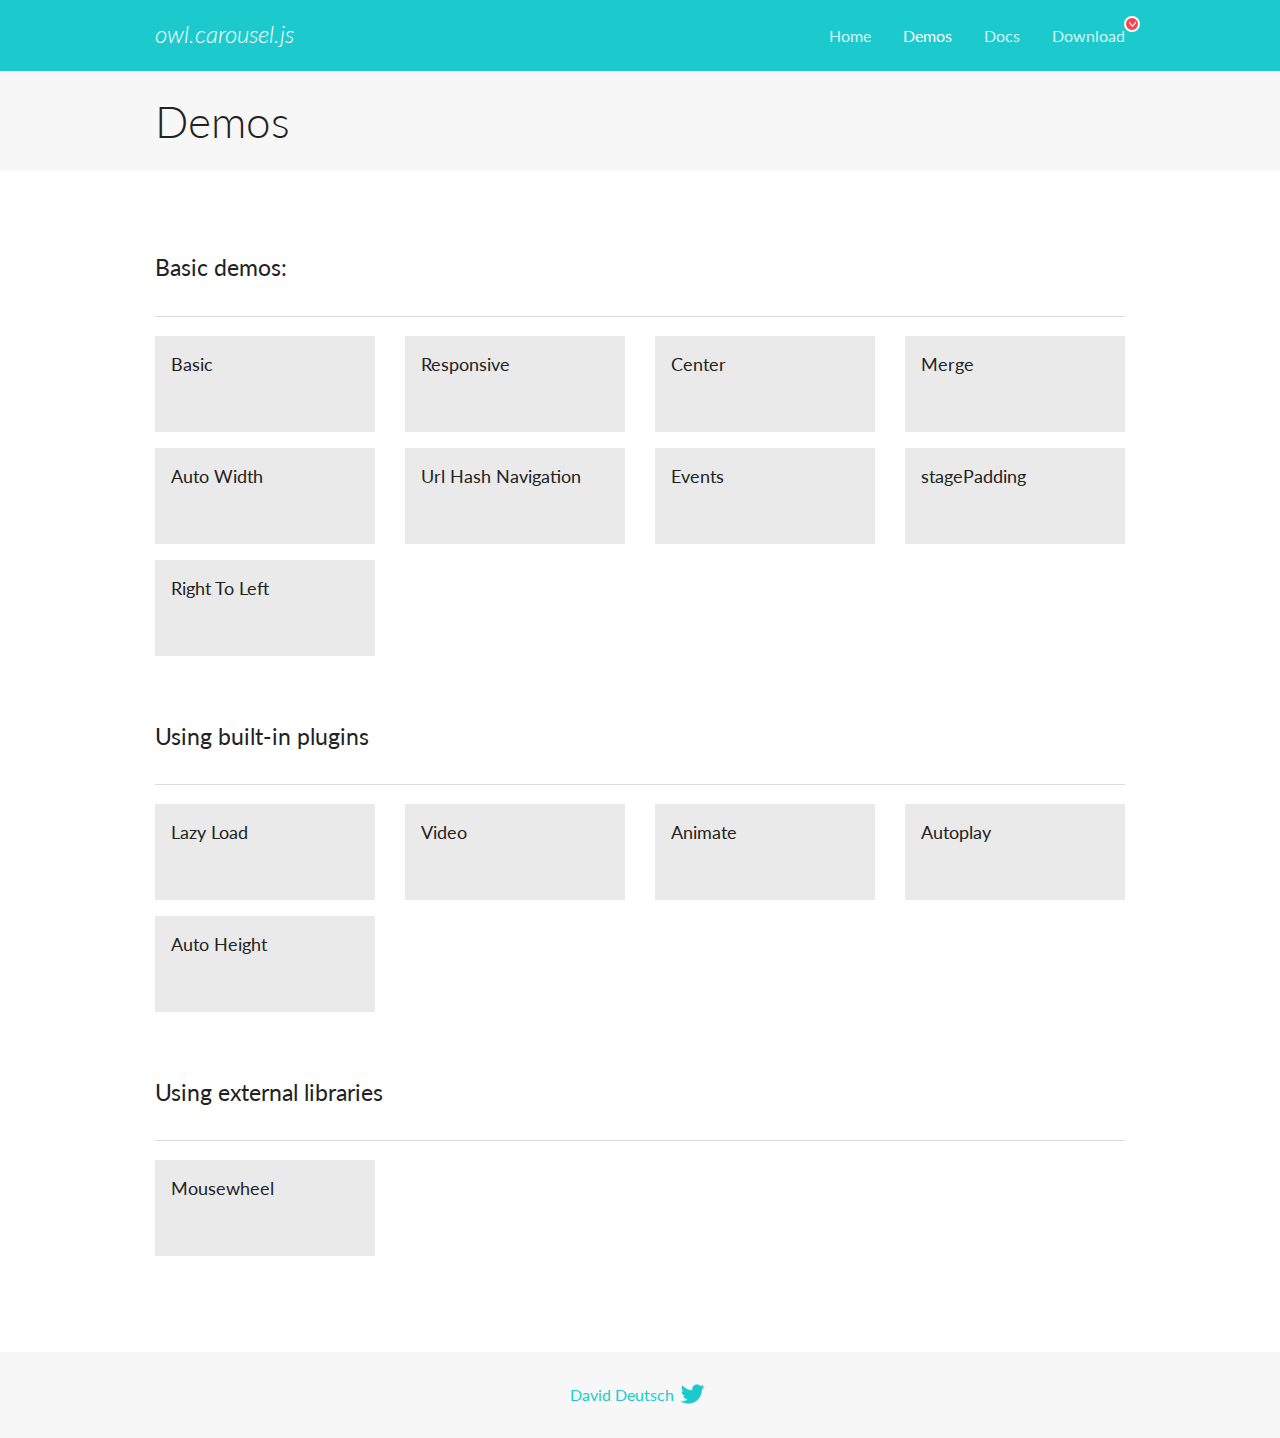
<file: docs/demos/demos.html>
<!DOCTYPE html>
<html lang="en">
  <head>

    <!-- head -->
    <meta charset="utf-8">
    <meta name="msapplication-tap-highlight" content="no" />
    <meta name="viewport" content="width=device-width, initial-scale=1.0" />
    <meta name="description" content="A list of Owl Carousel examples.">
    <meta name="author" content="David Deutsch">
    <title>
      Demos | Owl Carousel | 2.3.4
    </title>

    <!-- Stylesheets -->
    <link href='https://fonts.googleapis.com/css?family=Lato:300,400,700,400italic,300italic' rel='stylesheet' type='text/css'>
    <link rel="stylesheet" href="../assets/css/docs.theme.min.css">

    <!-- Owl Stylesheets -->
    <link rel="stylesheet" href="../assets/owlcarousel/assets/owl.carousel.min.css">
    <link rel="stylesheet" href="../assets/owlcarousel/assets/owl.theme.default.min.css">

    <!-- HTML5 shim and Respond.js IE8 support of HTML5 elements and media queries -->

    <!--[if lt IE 9]>
      <script src="https://oss.maxcdn.com/libs/html5shiv/3.7.0/html5shiv.js"></script>
      <script src="https://oss.maxcdn.com/libs/respond.js/1.3.0/respond.min.js"></script>
    <![endif]-->

    <!-- Favicons -->
    <link rel="apple-touch-icon-precomposed" sizes="144x144" href="../assets/ico/apple-touch-icon-144-precomposed.png">
    <link rel="shortcut icon" href="../assets/ico/favicon.png">
    <link rel="shortcut icon" href="favicon.ico">

    <!-- Yeah i know js should not be in header. Its required for demos.-->

    <!-- javascript -->
    <script src="../assets/vendors/jquery.min.js"></script>
    <script src="../assets/owlcarousel/owl.carousel.js"></script>
  </head>
  <body>

    <!-- header -->
    <header class="header">
      <div class="row">
        <div class="large-12 columns">
          <div class="brand left">
            <h3>
              <a href="/OwlCarousel2/">owl.carousel.js</a> 
            </h3>
          </div>
          <a id="toggle-nav" class="right">
            <span></span> <span></span> <span></span> 
          </a> 
          <div class="nav-bar">
            <ul class="clearfix">
              <li> <a href="/OwlCarousel2/index.html">Home</a>  </li>
              <li class="active">
                <a href="/OwlCarousel2/demos/demos.html">Demos</a> 
              </li>
              <li> <a href="/OwlCarousel2/docs/started-welcome.html">Docs</a>  </li>
              <li>
                <a href="https://github.com/OwlCarousel2/OwlCarousel2/archive/2.3.4.zip">Download</a> 
                <span class="download"></span> 
              </li>
            </ul>
          </div>
        </div>
      </div>
    </header>

    <!-- title -->
    <section class="title">
      <div class="row">
        <div class="large-12 columns">
          <h1>Demos</h1>
        </div>
      </div>
    </section>

    <!--  Demos -->
    <section id="demos">
      <div class="row">
        <div class="large-12 columns">
          <h4 id="basic-demos-">Basic demos:</h4>
          <hr>
          <div class="demo-list">
            <div class="row">
              <div class="small-6 medium-4 large-3 columns">
                <a href="basic.html" class="demo-block">
                  <h5>Basic </h5>
                </a> 
              </div>
              <div class="small-6 medium-4 large-3 columns">
                <a href="responsive.html" class="demo-block">
                  <h5>Responsive </h5>
                </a> 
              </div>
              <div class="small-6 medium-4 large-3 columns">
                <a href="center.html" class="demo-block">
                  <h5>Center </h5>
                </a> 
              </div>
              <div class="small-6 medium-4 large-3 columns">
                <a href="merge.html" class="demo-block">
                  <h5>Merge </h5>
                </a> 
              </div>
              <div class="small-6 medium-4 large-3 columns">
                <a href="autowidth.html" class="demo-block">
                  <h5>Auto Width </h5>
                </a> 
              </div>
              <div class="small-6 medium-4 large-3 columns">
                <a href="urlhashnav.html" class="demo-block">
                  <h5>Url Hash Navigation </h5>
                </a> 
              </div>
              <div class="small-6 medium-4 large-3 columns">
                <a href="events.html" class="demo-block">
                  <h5>Events </h5>
                </a> 
              </div>
              <div class="small-6 medium-4 large-3 columns">
                <a href="stagepadding.html" class="demo-block">
                  <h5>stagePadding </h5>
                </a> 
              </div>
              <div class="small-6 medium-4 large-3 columns">
                <a href="rtl.html" class="demo-block">
                  <h5>Right To Left </h5>
                </a> 
              </div>
            </div>
          </div>
          <h4 id="using-built-in-plugins">Using built-in plugins</h4>
          <hr>
          <div class="demo-list">
            <div class="row">
              <div class="small-6 medium-4 large-3 columns">
                <a href="lazyLoad.html" class="demo-block">
                  <h5>Lazy Load </h5>
                </a> 
              </div>
              <div class="small-6 medium-4 large-3 columns">
                <a href="video.html" class="demo-block">
                  <h5>Video </h5>
                </a> 
              </div>
              <div class="small-6 medium-4 large-3 columns">
                <a href="animate.html" class="demo-block">
                  <h5>Animate </h5>
                </a> 
              </div>
              <div class="small-6 medium-4 large-3 columns">
                <a href="autoplay.html" class="demo-block">
                  <h5>Autoplay </h5>
                </a> 
              </div>
              <div class="small-6 medium-4 large-3 columns">
                <a href="autoheight.html" class="demo-block">
                  <h5>Auto Height </h5>
                </a> 
              </div>
            </div>
          </div>
          <h4 id="using-external-libraries">Using external libraries</h4>
          <hr>
          <div class="demo-list">
            <div class="row">
              <div class="small-6 medium-4 large-3 columns">
                <a href="mousewheel.html" class="demo-block">
                  <h5>Mousewheel </h5>
                </a> 
              </div>
            </div>
          </div>
        </div>
      </div>
    </section>

    <!-- footer -->
    <footer class="footer">
      <div class="row">
        <div class="large-12 columns">
          <h5>
            <a href="/OwlCarousel2/docs/support-contact.html">David Deutsch</a> 
            <a id="custom-tweet-button" href="https://twitter.com/share?url=https://github.com/OwlCarousel2/OwlCarousel2&text=Owl Carousel - This is so awesome! " target="_blank"></a> 
          </h5>
        </div>
      </div>
    </footer>

    <!-- vendors -->
    <script src="../assets/vendors/highlight.js"></script>
    <script src="../assets/js/app.js"></script>
  </body>
</html>
</file>
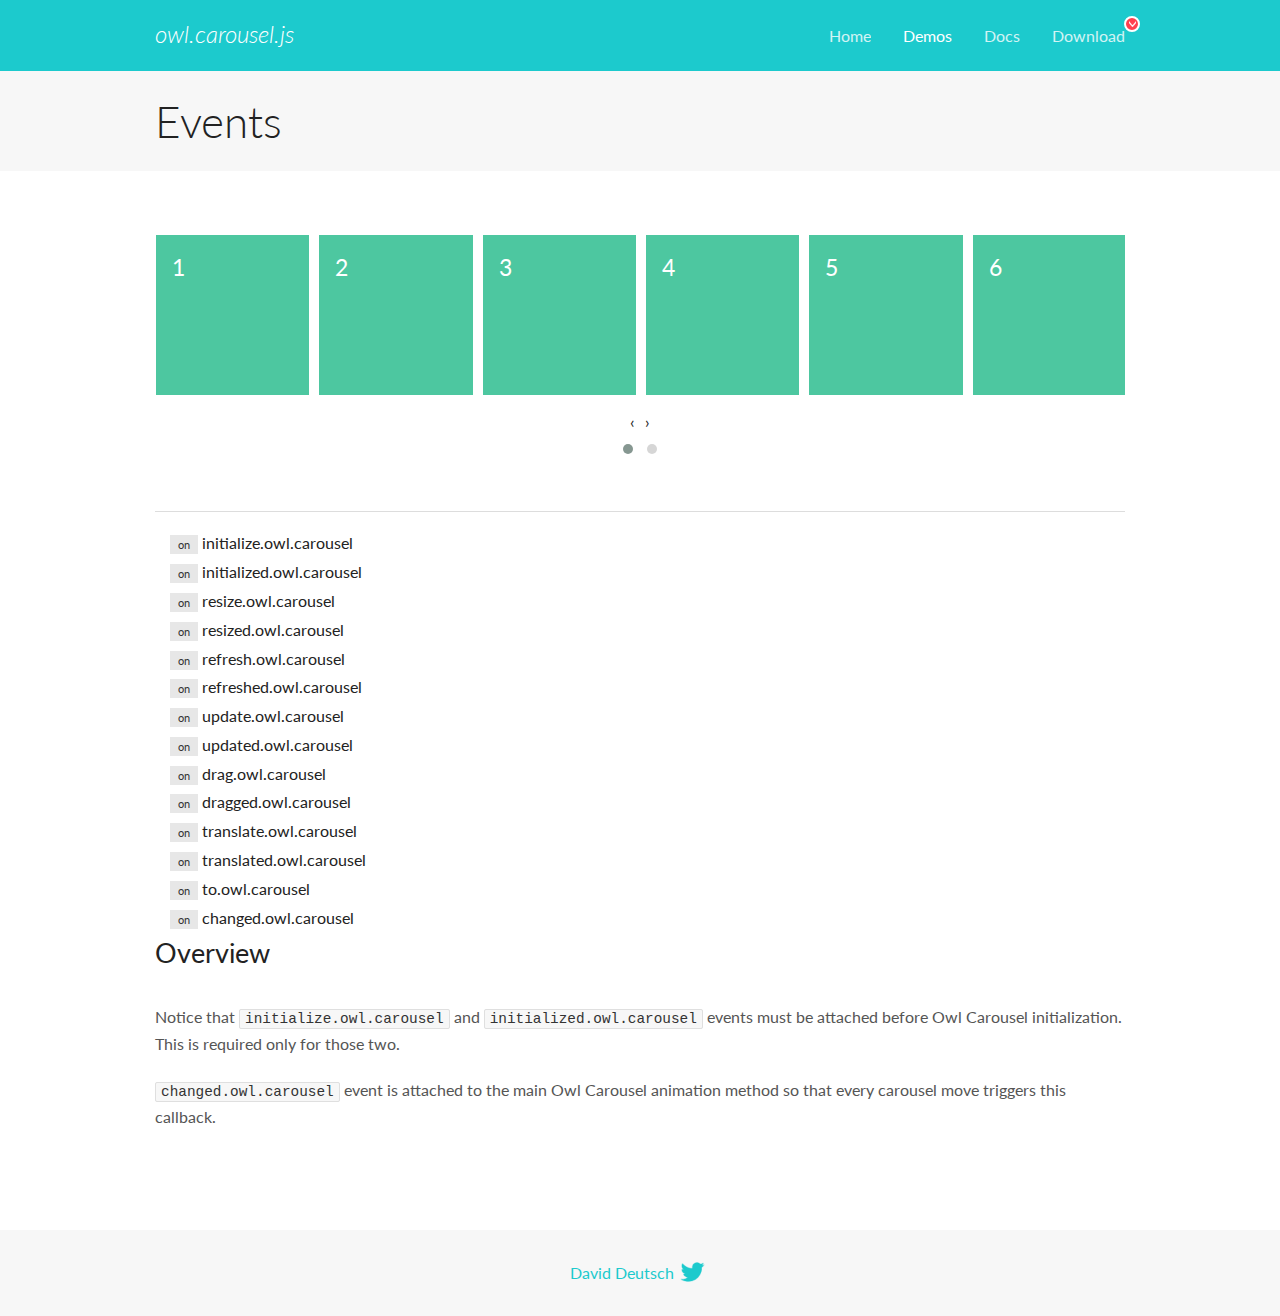
<file: docs/demos/events.html>
<!DOCTYPE html>
<html lang="en">
  <head>

    <!-- head -->
    <meta charset="utf-8">
    <meta name="msapplication-tap-highlight" content="no" />
    <meta name="viewport" content="width=device-width, initial-scale=1.0" />
    <meta name="description" content="Events usage demo">
    <meta name="author" content="David Deutsch">
    <title>
      Events Demo | Owl Carousel | 2.3.4
    </title>

    <!-- Stylesheets -->
    <link href='https://fonts.googleapis.com/css?family=Lato:300,400,700,400italic,300italic' rel='stylesheet' type='text/css'>
    <link rel="stylesheet" href="../assets/css/docs.theme.min.css">

    <!-- Owl Stylesheets -->
    <link rel="stylesheet" href="../assets/owlcarousel/assets/owl.carousel.min.css">
    <link rel="stylesheet" href="../assets/owlcarousel/assets/owl.theme.default.min.css">

    <!-- HTML5 shim and Respond.js IE8 support of HTML5 elements and media queries -->

    <!--[if lt IE 9]>
      <script src="https://oss.maxcdn.com/libs/html5shiv/3.7.0/html5shiv.js"></script>
      <script src="https://oss.maxcdn.com/libs/respond.js/1.3.0/respond.min.js"></script>
    <![endif]-->

    <!-- Favicons -->
    <link rel="apple-touch-icon-precomposed" sizes="144x144" href="../assets/ico/apple-touch-icon-144-precomposed.png">
    <link rel="shortcut icon" href="../assets/ico/favicon.png">
    <link rel="shortcut icon" href="favicon.ico">

    <!-- Yeah i know js should not be in header. Its required for demos.-->

    <!-- javascript -->
    <script src="../assets/vendors/jquery.min.js"></script>
    <script src="../assets/owlcarousel/owl.carousel.js"></script>
  </head>
  <body>

    <!-- header -->
    <header class="header">
      <div class="row">
        <div class="large-12 columns">
          <div class="brand left">
            <h3>
              <a href="/OwlCarousel2/">owl.carousel.js</a> 
            </h3>
          </div>
          <a id="toggle-nav" class="right">
            <span></span> <span></span> <span></span> 
          </a> 
          <div class="nav-bar">
            <ul class="clearfix">
              <li> <a href="/OwlCarousel2/index.html">Home</a>  </li>
              <li class="active">
                <a href="/OwlCarousel2/demos/demos.html">Demos</a> 
              </li>
              <li> <a href="/OwlCarousel2/docs/started-welcome.html">Docs</a>  </li>
              <li>
                <a href="https://github.com/OwlCarousel2/OwlCarousel2/archive/2.3.4.zip">Download</a> 
                <span class="download"></span> 
              </li>
            </ul>
          </div>
        </div>
      </div>
    </header>

    <!-- title -->
    <section class="title">
      <div class="row">
        <div class="large-12 columns">
          <h1>Events</h1>
        </div>
      </div>
    </section>

    <!--  Demos -->
    <section id="demos">
      <div class="row">
        <div class="large-12 columns">
          <div class="owl-carousel owl-theme">
            <div class="item">
              <h4>1</h4>
            </div>
            <div class="item">
              <h4>2</h4>
            </div>
            <div class="item">
              <h4>3</h4>
            </div>
            <div class="item">
              <h4>4</h4>
            </div>
            <div class="item">
              <h4>5</h4>
            </div>
            <div class="item">
              <h4>6</h4>
            </div>
            <div class="item">
              <h4>7</h4>
            </div>
            <div class="item">
              <h4>8</h4>
            </div>
            <div class="item">
              <h4>9</h4>
            </div>
            <div class="item">
              <h4>10</h4>
            </div>
            <div class="item">
              <h4>11</h4>
            </div>
            <div class="item">
              <h4>12</h4>
            </div>
          </div>
          <hr>
          <div class="large-12 columns callbacks">
            <div><span class="label secondary initialize">on</span>  initialize.owl.carousel </div>
            <div><span class="label secondary initialized">on</span>  initialized.owl.carousel </div>
            <div><span class="label secondary resize">on</span>  resize.owl.carousel </div>
            <div><span class="label secondary resized">on</span>  resized.owl.carousel </div>
            <div><span class="label secondary refresh">on</span>  refresh.owl.carousel </div>
            <div><span class="label secondary refreshed">on</span>  refreshed.owl.carousel </div>
            <div><span class="label secondary update">on</span>  update.owl.carousel </div>
            <div><span class="label secondary updated">on</span>  updated.owl.carousel </div>
            <div><span class="label secondary drag">on</span>  drag.owl.carousel </div>
            <div><span class="label secondary dragged">on</span>  dragged.owl.carousel </div>
            <div><span class="label secondary translate">on</span>  translate.owl.carousel </div>
            <div><span class="label secondary translated">on</span>  translated.owl.carousel </div>
            <div><span class="label secondary to">on</span>  to.owl.carousel </div>
            <div><span class="label secondary changed">on</span>  changed.owl.carousel </div>
          </div>
          <h3 id="overview">Overview</h3>
          <p>Notice that <code>initialize.owl.carousel</code> and <code>initialized.owl.carousel</code> events must be attached before Owl Carousel initialization. This is required only for those two.</p>
          <p><code>changed.owl.carousel</code> event is attached to the main Owl Carousel animation method so that every carousel move triggers this callback.</p>
          <script>
            jQuery(document).ready(function($) {
              var owl = $('.owl-carousel');
              owl.on('initialize.owl.carousel initialized.owl.carousel ' +
                'initialize.owl.carousel initialize.owl.carousel ' +
                'resize.owl.carousel resized.owl.carousel ' +
                'refresh.owl.carousel refreshed.owl.carousel ' +
                'update.owl.carousel updated.owl.carousel ' +
                'drag.owl.carousel dragged.owl.carousel ' +
                'translate.owl.carousel translated.owl.carousel ' +
                'to.owl.carousel changed.owl.carousel',
                function(e) {
                  $('.' + e.type)
                    .removeClass('secondary')
                    .addClass('success');
                  window.setTimeout(function() {
                    $('.' + e.type)
                      .removeClass('success')
                      .addClass('secondary');
                  }, 500);
                });
              owl.owlCarousel({
                loop: true,
                nav: true,
                lazyLoad: true,
                margin: 10,
                video: true,
                responsive: {
                  0: {
                    items: 1
                  },
                  600: {
                    items: 3
                  },
                  960: {
                    items: 5,
                  },
                  1200: {
                    items: 6
                  }
                }
              });
            });
          </script>
        </div>
      </div>
    </section>

    <!-- footer -->
    <footer class="footer">
      <div class="row">
        <div class="large-12 columns">
          <h5>
            <a href="/OwlCarousel2/docs/support-contact.html">David Deutsch</a> 
            <a id="custom-tweet-button" href="https://twitter.com/share?url=https://github.com/OwlCarousel2/OwlCarousel2&text=Owl Carousel - This is so awesome! " target="_blank"></a> 
          </h5>
        </div>
      </div>
    </footer>

    <!-- vendors -->
    <script src="../assets/vendors/highlight.js"></script>
    <script src="../assets/js/app.js"></script>
  </body>
</html>
</file>
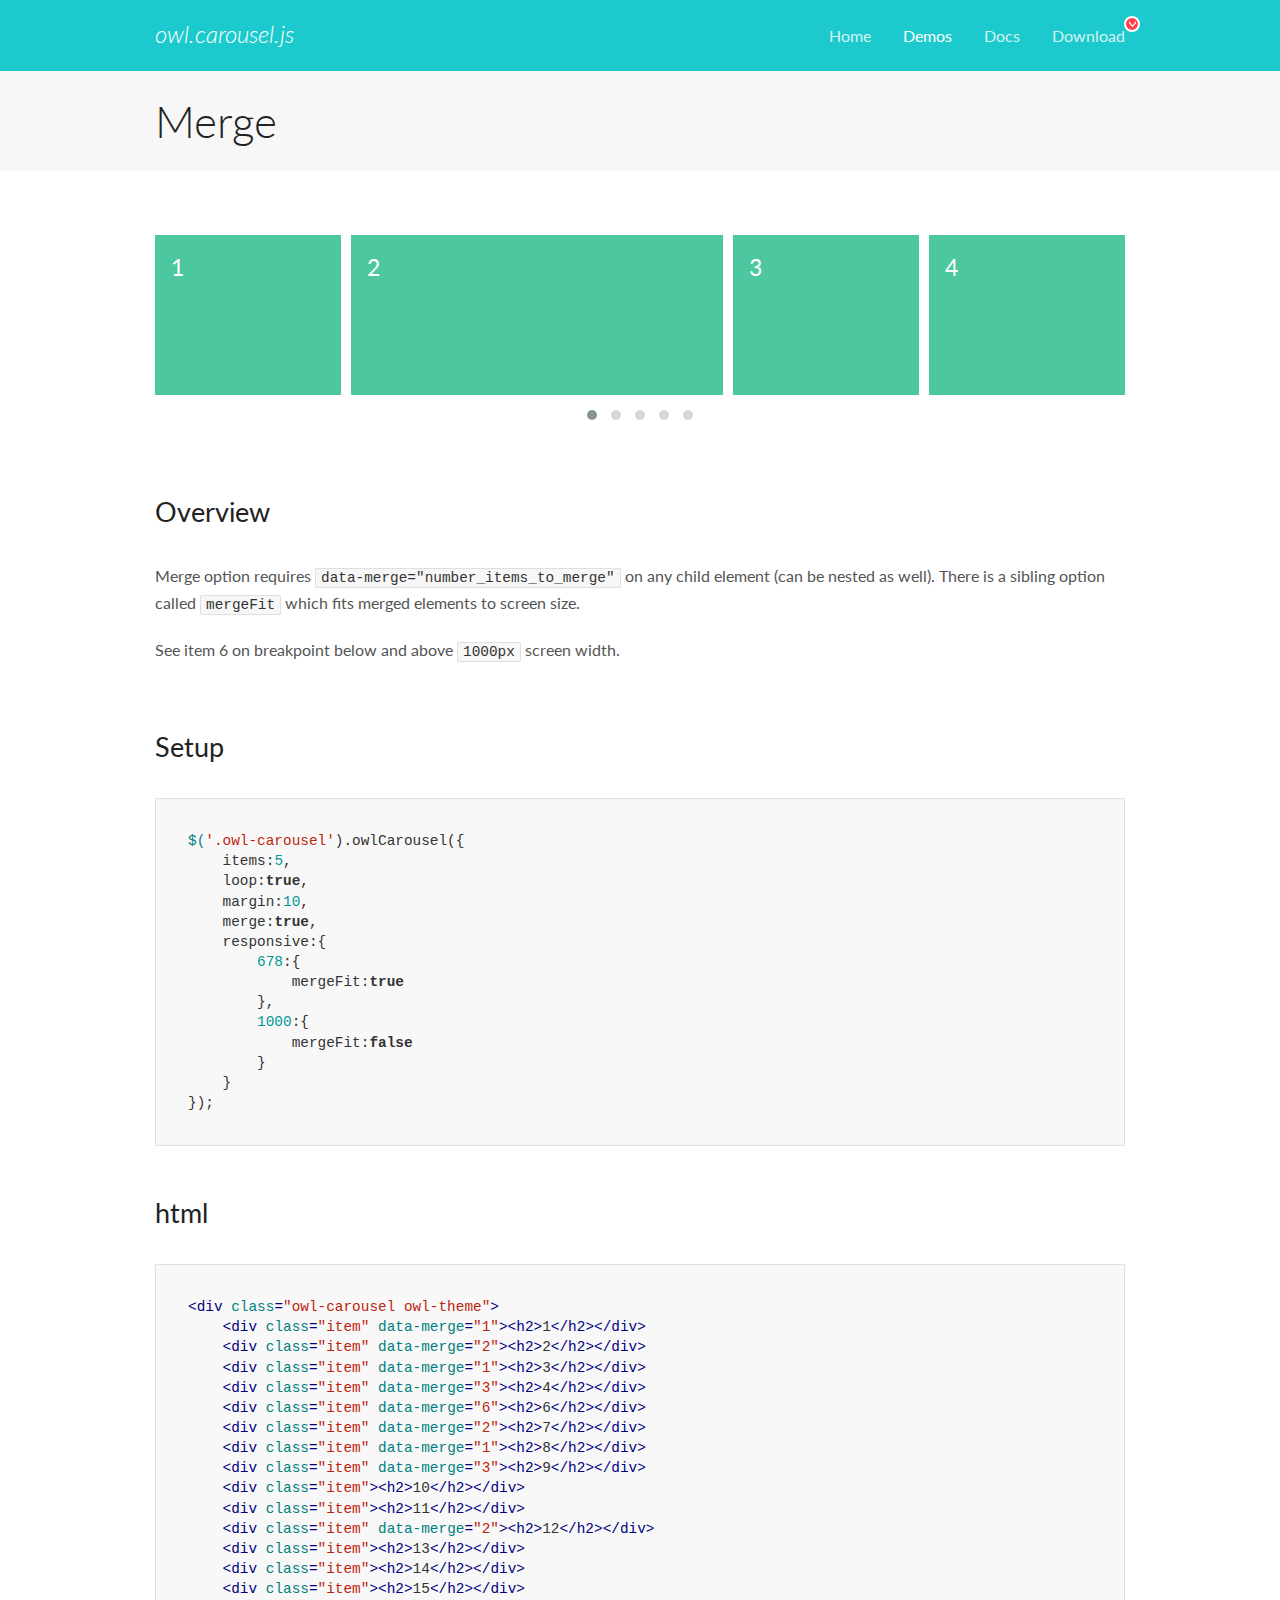
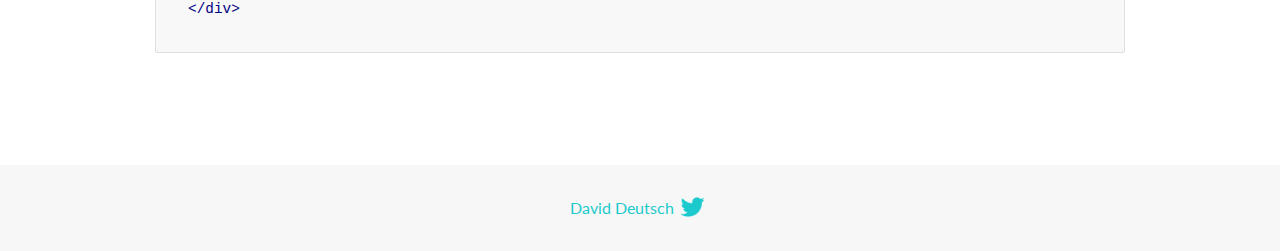
<file: docs/demos/merge.html>
<!DOCTYPE html>
<html lang="en">
  <head>

    <!-- head -->
    <meta charset="utf-8">
    <meta name="msapplication-tap-highlight" content="no" />
    <meta name="viewport" content="width=device-width, initial-scale=1.0" />
    <meta name="description" content="Merge Items">
    <meta name="author" content="David Deutsch">
    <title>
      Merge Demo | Owl Carousel | 2.3.4
    </title>

    <!-- Stylesheets -->
    <link href='https://fonts.googleapis.com/css?family=Lato:300,400,700,400italic,300italic' rel='stylesheet' type='text/css'>
    <link rel="stylesheet" href="../assets/css/docs.theme.min.css">

    <!-- Owl Stylesheets -->
    <link rel="stylesheet" href="../assets/owlcarousel/assets/owl.carousel.min.css">
    <link rel="stylesheet" href="../assets/owlcarousel/assets/owl.theme.default.min.css">

    <!-- HTML5 shim and Respond.js IE8 support of HTML5 elements and media queries -->

    <!--[if lt IE 9]>
      <script src="https://oss.maxcdn.com/libs/html5shiv/3.7.0/html5shiv.js"></script>
      <script src="https://oss.maxcdn.com/libs/respond.js/1.3.0/respond.min.js"></script>
    <![endif]-->

    <!-- Favicons -->
    <link rel="apple-touch-icon-precomposed" sizes="144x144" href="../assets/ico/apple-touch-icon-144-precomposed.png">
    <link rel="shortcut icon" href="../assets/ico/favicon.png">
    <link rel="shortcut icon" href="favicon.ico">

    <!-- Yeah i know js should not be in header. Its required for demos.-->

    <!-- javascript -->
    <script src="../assets/vendors/jquery.min.js"></script>
    <script src="../assets/owlcarousel/owl.carousel.js"></script>
  </head>
  <body>

    <!-- header -->
    <header class="header">
      <div class="row">
        <div class="large-12 columns">
          <div class="brand left">
            <h3>
              <a href="/OwlCarousel2/">owl.carousel.js</a> 
            </h3>
          </div>
          <a id="toggle-nav" class="right">
            <span></span> <span></span> <span></span> 
          </a> 
          <div class="nav-bar">
            <ul class="clearfix">
              <li> <a href="/OwlCarousel2/index.html">Home</a>  </li>
              <li class="active">
                <a href="/OwlCarousel2/demos/demos.html">Demos</a> 
              </li>
              <li> <a href="/OwlCarousel2/docs/started-welcome.html">Docs</a>  </li>
              <li>
                <a href="https://github.com/OwlCarousel2/OwlCarousel2/archive/2.3.4.zip">Download</a> 
                <span class="download"></span> 
              </li>
            </ul>
          </div>
        </div>
      </div>
    </header>

    <!-- title -->
    <section class="title">
      <div class="row">
        <div class="large-12 columns">
          <h1>Merge</h1>
        </div>
      </div>
    </section>

    <!--  Demos -->
    <section id="demos">
      <div class="row">
        <div class="large-12 columns">
          <div class="owl-carousel owl-theme">
            <div class="item" data-merge="1">
              <h4>1</h4>
            </div>
            <div class="item" data-merge="2">
              <h4>2</h4>
            </div>
            <div class="item" data-merge="1">
              <h4>3</h4>
            </div>
            <div class="item" data-merge="3">
              <h4>4</h4>
            </div>
            <div class="item" data-merge="6">
              <h4>6</h4>
            </div>
            <div class="item" data-merge="2">
              <h4>7</h4>
            </div>
            <div class="item" data-merge="1">
              <h4>8</h4>
            </div>
            <div class="item" data-merge="3">
              <h4>9</h4>
            </div>
            <div class="item">
              <h4>10</h4>
            </div>
            <div class="item">
              <h4>11</h4>
            </div>
            <div class="item" data-merge="2">
              <h4>12</h4>
            </div>
            <div class="item">
              <h4>13</h4>
            </div>
            <div class="item">
              <h4>14</h4>
            </div>
            <div class="item">
              <h4>15</h4>
            </div>
          </div>
          <h3 id="overview">Overview</h3>
          <p>Merge option requires <code>data-merge=&quot;number_items_to_merge&quot;</code> on any child element (can be nested as well). There is a sibling option called <code>mergeFit</code> which fits merged elements to screen size. </p>
          <p>See item 6 on breakpoint below and above <code>1000px</code> screen width.</p>
          <h3 id="setup">Setup</h3>
          <pre><code>$(&#39;.owl-carousel&#39;).owlCarousel({
    items:5,
    loop:true,
    margin:10,
    merge:true,
    responsive:{
        678:{
            mergeFit:true
        },
        1000:{
            mergeFit:false
        }
    }
});</code></pre>
          <h3 id="html">html</h3>
          <pre><code>&lt;div class=&quot;owl-carousel owl-theme&quot;&gt;
    &lt;div class=&quot;item&quot; data-merge=&quot;1&quot;&gt;&lt;h2&gt;1&lt;/h2&gt;&lt;/div&gt;
    &lt;div class=&quot;item&quot; data-merge=&quot;2&quot;&gt;&lt;h2&gt;2&lt;/h2&gt;&lt;/div&gt;
    &lt;div class=&quot;item&quot; data-merge=&quot;1&quot;&gt;&lt;h2&gt;3&lt;/h2&gt;&lt;/div&gt;
    &lt;div class=&quot;item&quot; data-merge=&quot;3&quot;&gt;&lt;h2&gt;4&lt;/h2&gt;&lt;/div&gt;
    &lt;div class=&quot;item&quot; data-merge=&quot;6&quot;&gt;&lt;h2&gt;6&lt;/h2&gt;&lt;/div&gt;
    &lt;div class=&quot;item&quot; data-merge=&quot;2&quot;&gt;&lt;h2&gt;7&lt;/h2&gt;&lt;/div&gt;
    &lt;div class=&quot;item&quot; data-merge=&quot;1&quot;&gt;&lt;h2&gt;8&lt;/h2&gt;&lt;/div&gt;
    &lt;div class=&quot;item&quot; data-merge=&quot;3&quot;&gt;&lt;h2&gt;9&lt;/h2&gt;&lt;/div&gt;
    &lt;div class=&quot;item&quot;&gt;&lt;h2&gt;10&lt;/h2&gt;&lt;/div&gt;
    &lt;div class=&quot;item&quot;&gt;&lt;h2&gt;11&lt;/h2&gt;&lt;/div&gt;
    &lt;div class=&quot;item&quot; data-merge=&quot;2&quot;&gt;&lt;h2&gt;12&lt;/h2&gt;&lt;/div&gt;
    &lt;div class=&quot;item&quot;&gt;&lt;h2&gt;13&lt;/h2&gt;&lt;/div&gt;
    &lt;div class=&quot;item&quot;&gt;&lt;h2&gt;14&lt;/h2&gt;&lt;/div&gt;
    &lt;div class=&quot;item&quot;&gt;&lt;h2&gt;15&lt;/h2&gt;&lt;/div&gt;
&lt;/div&gt;</code></pre>
          <script>
            $(document).ready(function() {
              $('.owl-carousel').owlCarousel({
                items: 5,
                loop: true,
                margin: 10,
                merge: true,
                responsive: {
                  678: {
                    mergeFit: true
                  },
                  1000: {
                    mergeFit: false
                  }
                }
              });
            })
          </script>
        </div>
      </div>
    </section>

    <!-- footer -->
    <footer class="footer">
      <div class="row">
        <div class="large-12 columns">
          <h5>
            <a href="/OwlCarousel2/docs/support-contact.html">David Deutsch</a> 
            <a id="custom-tweet-button" href="https://twitter.com/share?url=https://github.com/OwlCarousel2/OwlCarousel2&text=Owl Carousel - This is so awesome! " target="_blank"></a> 
          </h5>
        </div>
      </div>
    </footer>

    <!-- vendors -->
    <script src="../assets/vendors/highlight.js"></script>
    <script src="../assets/js/app.js"></script>
  </body>
</html>
</file>
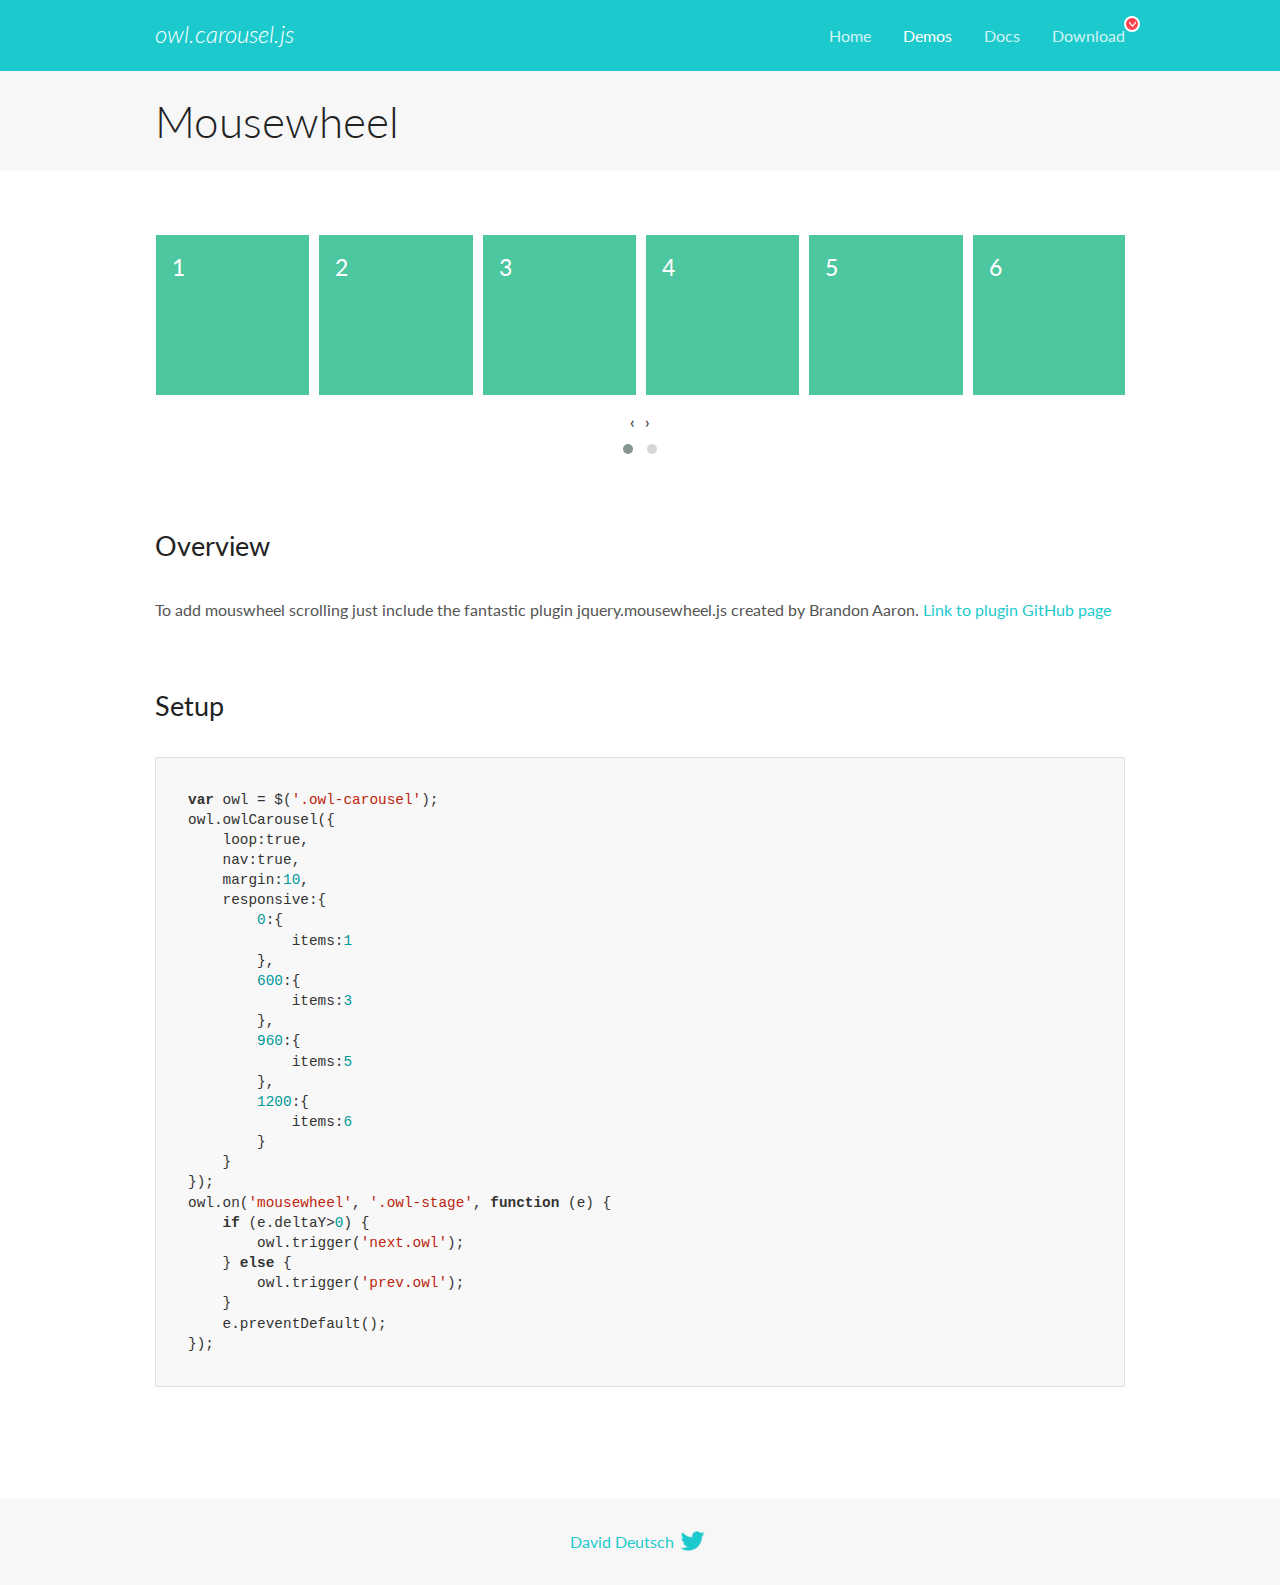
<file: docs/demos/mousewheel.html>
<!DOCTYPE html>
<html lang="en">
  <head>

    <!-- head -->
    <meta charset="utf-8">
    <meta name="msapplication-tap-highlight" content="no" />
    <meta name="viewport" content="width=device-width, initial-scale=1.0" />
    <meta name="description" content="Mousewheel usage demo">
    <meta name="author" content="David Deutsch">
    <title>
      Mousewheel Demo | Owl Carousel | 2.3.4
    </title>

    <!-- Stylesheets -->
    <link href='https://fonts.googleapis.com/css?family=Lato:300,400,700,400italic,300italic' rel='stylesheet' type='text/css'>
    <link rel="stylesheet" href="../assets/css/docs.theme.min.css">

    <!-- Owl Stylesheets -->
    <link rel="stylesheet" href="../assets/owlcarousel/assets/owl.carousel.min.css">
    <link rel="stylesheet" href="../assets/owlcarousel/assets/owl.theme.default.min.css">

    <!-- HTML5 shim and Respond.js IE8 support of HTML5 elements and media queries -->

    <!--[if lt IE 9]>
      <script src="https://oss.maxcdn.com/libs/html5shiv/3.7.0/html5shiv.js"></script>
      <script src="https://oss.maxcdn.com/libs/respond.js/1.3.0/respond.min.js"></script>
    <![endif]-->

    <!-- Favicons -->
    <link rel="apple-touch-icon-precomposed" sizes="144x144" href="../assets/ico/apple-touch-icon-144-precomposed.png">
    <link rel="shortcut icon" href="../assets/ico/favicon.png">
    <link rel="shortcut icon" href="favicon.ico">

    <!-- Yeah i know js should not be in header. Its required for demos.-->

    <!-- javascript -->
    <script src="../assets/vendors/jquery.min.js"></script>
    <script src="../assets/owlcarousel/owl.carousel.js"></script>
  </head>
  <body>

    <!-- header -->
    <header class="header">
      <div class="row">
        <div class="large-12 columns">
          <div class="brand left">
            <h3>
              <a href="/OwlCarousel2/">owl.carousel.js</a> 
            </h3>
          </div>
          <a id="toggle-nav" class="right">
            <span></span> <span></span> <span></span> 
          </a> 
          <div class="nav-bar">
            <ul class="clearfix">
              <li> <a href="/OwlCarousel2/index.html">Home</a>  </li>
              <li class="active">
                <a href="/OwlCarousel2/demos/demos.html">Demos</a> 
              </li>
              <li> <a href="/OwlCarousel2/docs/started-welcome.html">Docs</a>  </li>
              <li>
                <a href="https://github.com/OwlCarousel2/OwlCarousel2/archive/2.3.4.zip">Download</a> 
                <span class="download"></span> 
              </li>
            </ul>
          </div>
        </div>
      </div>
    </header>

    <!-- title -->
    <section class="title">
      <div class="row">
        <div class="large-12 columns">
          <h1>Mousewheel</h1>
        </div>
      </div>
    </section>

    <!--  Demos -->
    <section id="demos">
      <div class="row">
        <div class="large-12 columns">
          <div class="owl-carousel owl-theme">
            <div class="item">
              <h4>1</h4>
            </div>
            <div class="item">
              <h4>2</h4>
            </div>
            <div class="item">
              <h4>3</h4>
            </div>
            <div class="item">
              <h4>4</h4>
            </div>
            <div class="item">
              <h4>5</h4>
            </div>
            <div class="item">
              <h4>6</h4>
            </div>
            <div class="item">
              <h4>7</h4>
            </div>
            <div class="item">
              <h4>8</h4>
            </div>
            <div class="item">
              <h4>9</h4>
            </div>
            <div class="item">
              <h4>10</h4>
            </div>
            <div class="item">
              <h4>11</h4>
            </div>
            <div class="item">
              <h4>12</h4>
            </div>
          </div>
          <h3 id="overview">Overview</h3>
          <p>To add mouswheel scrolling just include the fantastic plugin jquery.mousewheel.js created by Brandon Aaron.
            <a href="https://github.com/brandonaaron/jquery-mousewheel">Link to plugin GitHub page</a> 
          </p>
          <h3 id="setup">Setup</h3>
          <pre><code>var owl = $(&#39;.owl-carousel&#39;);
owl.owlCarousel({
    loop:true,
    nav:true,
    margin:10,
    responsive:{
        0:{
            items:1
        },
        600:{
            items:3
        },            
        960:{
            items:5
        },
        1200:{
            items:6
        }
    }
});
owl.on(&#39;mousewheel&#39;, &#39;.owl-stage&#39;, function (e) {
    if (e.deltaY&gt;0) {
        owl.trigger(&#39;next.owl&#39;);
    } else {
        owl.trigger(&#39;prev.owl&#39;);
    }
    e.preventDefault();
});</code></pre>
          <script src="../assets/vendors/jquery.mousewheel.min.js"></script>
          <script>
            $(document).ready(function() {
              var owl = $('.owl-carousel');
              owl.owlCarousel({
                loop: true,
                nav: true,
                margin: 10,
                responsive: {
                  0: {
                    items: 1
                  },
                  600: {
                    items: 3
                  },
                  960: {
                    items: 5
                  },
                  1200: {
                    items: 6
                  }
                }
              });
              owl.on('mousewheel', '.owl-stage', function(e) {
                if (e.deltaY > 0) {
                  owl.trigger('next.owl');
                } else {
                  owl.trigger('prev.owl');
                }
                e.preventDefault();
              });
            })
          </script>
        </div>
      </div>
    </section>

    <!-- footer -->
    <footer class="footer">
      <div class="row">
        <div class="large-12 columns">
          <h5>
            <a href="/OwlCarousel2/docs/support-contact.html">David Deutsch</a> 
            <a id="custom-tweet-button" href="https://twitter.com/share?url=https://github.com/OwlCarousel2/OwlCarousel2&text=Owl Carousel - This is so awesome! " target="_blank"></a> 
          </h5>
        </div>
      </div>
    </footer>

    <!-- vendors -->
    <script src="../assets/vendors/highlight.js"></script>
    <script src="../assets/js/app.js"></script>
  </body>
</html>
</file>
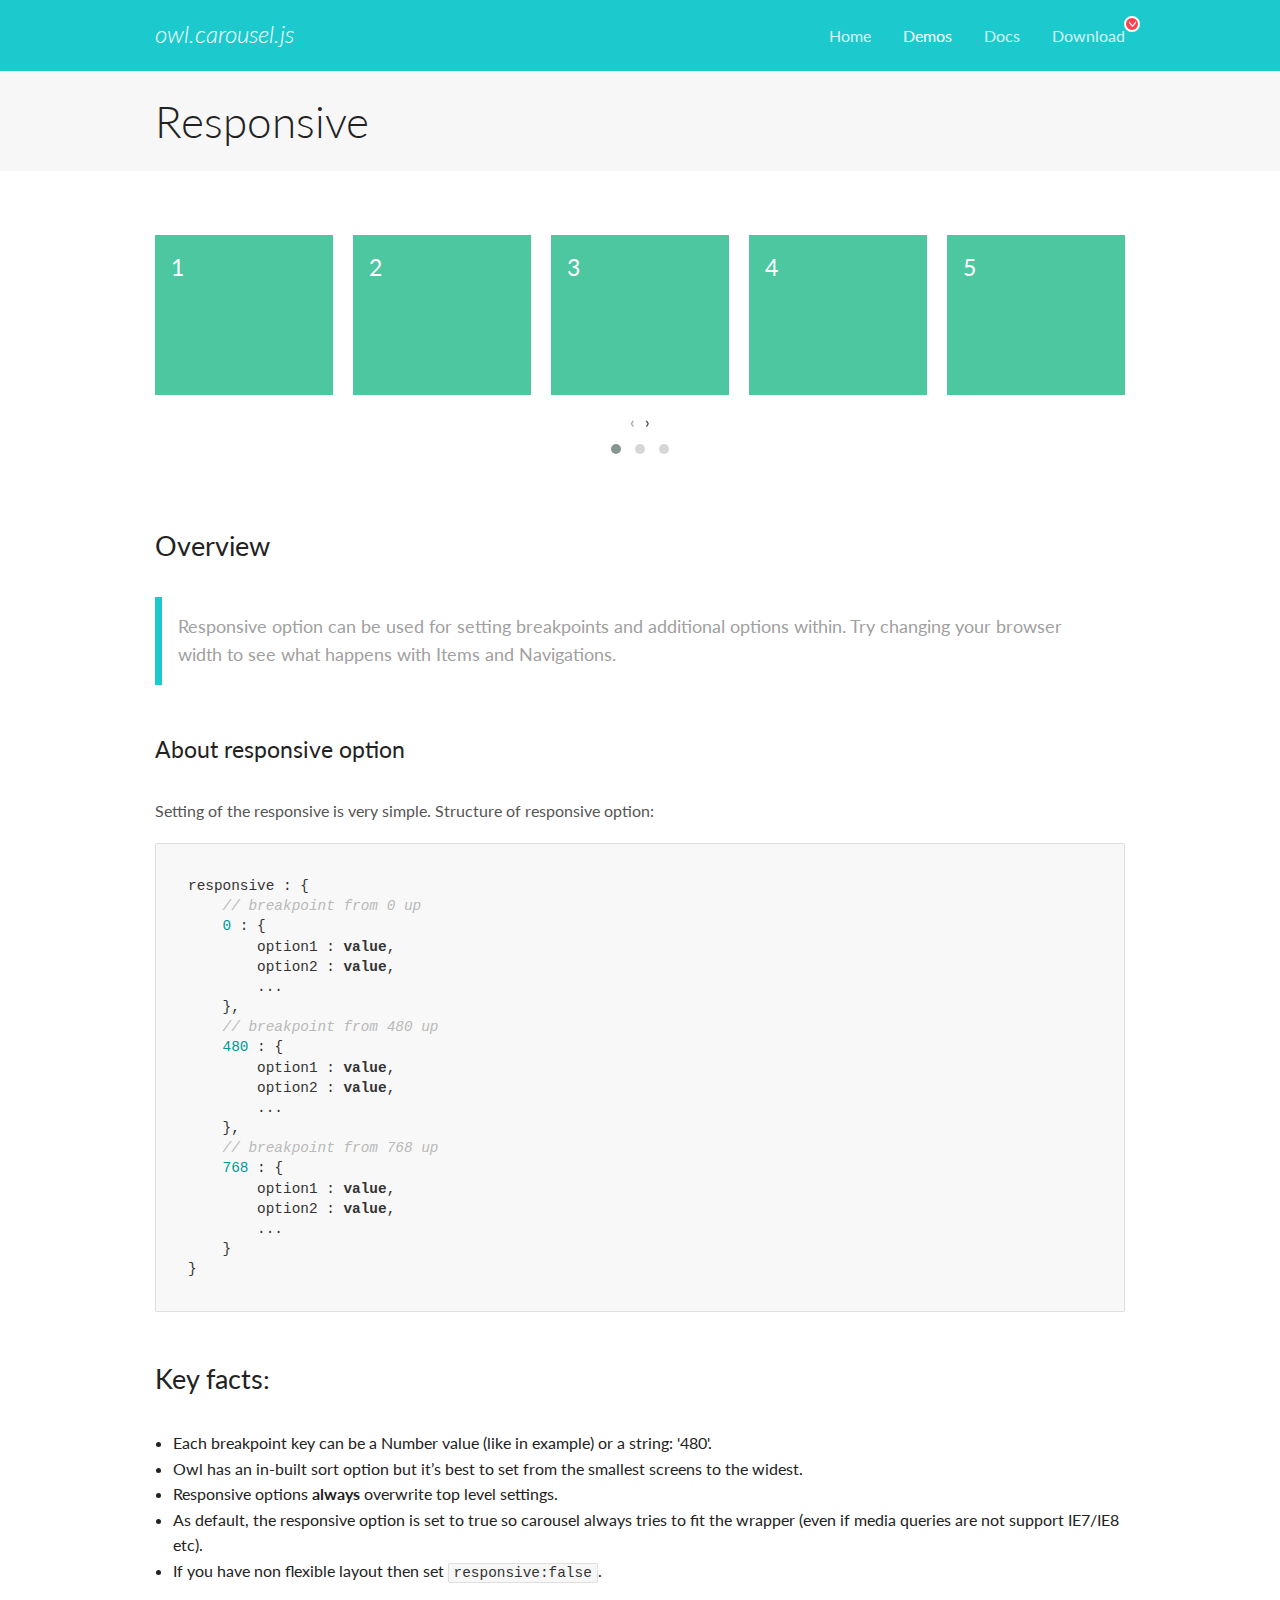
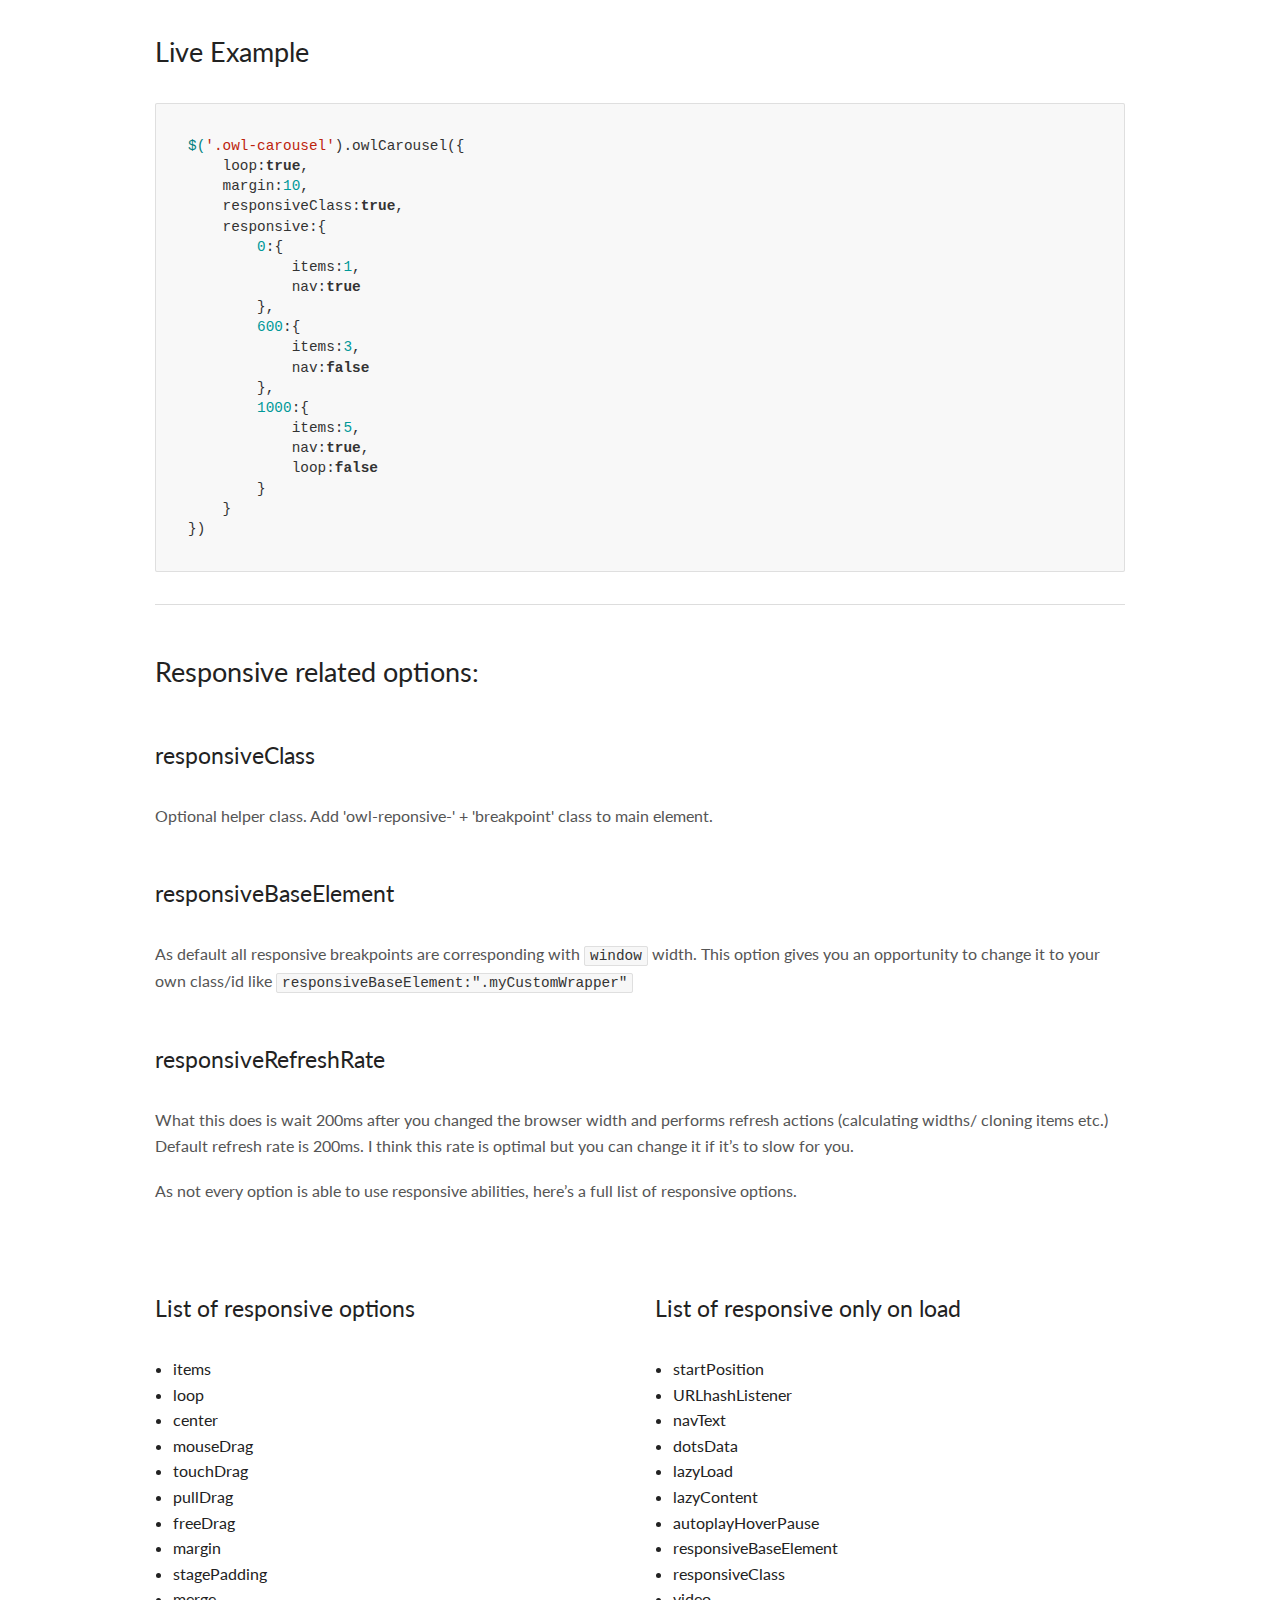
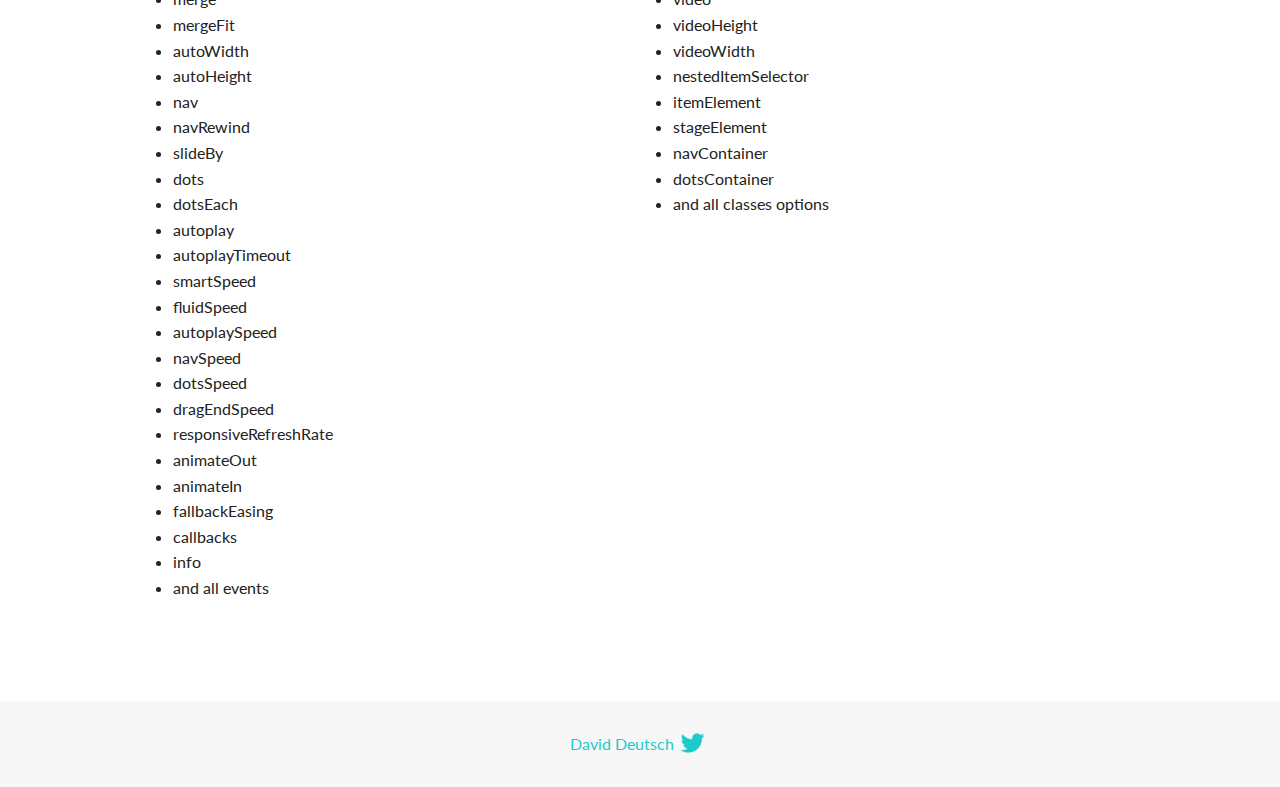
<file: docs/demos/responsive.html>
<!DOCTYPE html>
<html lang="en">
  <head>

    <!-- head -->
    <meta charset="utf-8">
    <meta name="msapplication-tap-highlight" content="no" />
    <meta name="viewport" content="width=device-width, initial-scale=1.0" />
    <meta name="description" content="How to use responsive options">
    <meta name="author" content="David Deutsch">
    <title>
      Responsive Demo | Owl Carousel | 2.3.4
    </title>

    <!-- Stylesheets -->
    <link href='https://fonts.googleapis.com/css?family=Lato:300,400,700,400italic,300italic' rel='stylesheet' type='text/css'>
    <link rel="stylesheet" href="../assets/css/docs.theme.min.css">

    <!-- Owl Stylesheets -->
    <link rel="stylesheet" href="../assets/owlcarousel/assets/owl.carousel.min.css">
    <link rel="stylesheet" href="../assets/owlcarousel/assets/owl.theme.default.min.css">

    <!-- HTML5 shim and Respond.js IE8 support of HTML5 elements and media queries -->

    <!--[if lt IE 9]>
      <script src="https://oss.maxcdn.com/libs/html5shiv/3.7.0/html5shiv.js"></script>
      <script src="https://oss.maxcdn.com/libs/respond.js/1.3.0/respond.min.js"></script>
    <![endif]-->

    <!-- Favicons -->
    <link rel="apple-touch-icon-precomposed" sizes="144x144" href="../assets/ico/apple-touch-icon-144-precomposed.png">
    <link rel="shortcut icon" href="../assets/ico/favicon.png">
    <link rel="shortcut icon" href="favicon.ico">

    <!-- Yeah i know js should not be in header. Its required for demos.-->

    <!-- javascript -->
    <script src="../assets/vendors/jquery.min.js"></script>
    <script src="../assets/owlcarousel/owl.carousel.js"></script>
  </head>
  <body>

    <!-- header -->
    <header class="header">
      <div class="row">
        <div class="large-12 columns">
          <div class="brand left">
            <h3>
              <a href="/OwlCarousel2/">owl.carousel.js</a> 
            </h3>
          </div>
          <a id="toggle-nav" class="right">
            <span></span> <span></span> <span></span> 
          </a> 
          <div class="nav-bar">
            <ul class="clearfix">
              <li> <a href="/OwlCarousel2/index.html">Home</a>  </li>
              <li class="active">
                <a href="/OwlCarousel2/demos/demos.html">Demos</a> 
              </li>
              <li> <a href="/OwlCarousel2/docs/started-welcome.html">Docs</a>  </li>
              <li>
                <a href="https://github.com/OwlCarousel2/OwlCarousel2/archive/2.3.4.zip">Download</a> 
                <span class="download"></span> 
              </li>
            </ul>
          </div>
        </div>
      </div>
    </header>

    <!-- title -->
    <section class="title">
      <div class="row">
        <div class="large-12 columns">
          <h1>Responsive</h1>
        </div>
      </div>
    </section>

    <!--  Demos -->
    <section id="demos">
      <div class="row">
        <div class="large-12 columns">
          <div class="owl-carousel owl-theme">
            <div class="item">
              <h4>1</h4>
            </div>
            <div class="item">
              <h4>2</h4>
            </div>
            <div class="item">
              <h4>3</h4>
            </div>
            <div class="item">
              <h4>4</h4>
            </div>
            <div class="item">
              <h4>5</h4>
            </div>
            <div class="item">
              <h4>6</h4>
            </div>
            <div class="item">
              <h4>7</h4>
            </div>
            <div class="item">
              <h4>8</h4>
            </div>
            <div class="item">
              <h4>9</h4>
            </div>
            <div class="item">
              <h4>10</h4>
            </div>
            <div class="item">
              <h4>11</h4>
            </div>
            <div class="item">
              <h4>12</h4>
            </div>
          </div>
          <h3 id="overview">Overview</h3>
          <blockquote>
            <p>Responsive option can be used for setting breakpoints and additional options within. Try changing your browser width to see what happens with Items and Navigations.</p>
          </blockquote>
          <h4 id="about-responsive-option">About responsive option</h4>
          <p>Setting of the responsive is very simple. Structure of responsive option:</p>
          <pre><code>responsive : {
    // breakpoint from 0 up
    0 : {
        option1 : value,
        option2 : value,
        ...
    },
    // breakpoint from 480 up
    480 : {
        option1 : value,
        option2 : value,
        ...
    },
    // breakpoint from 768 up
    768 : {
        option1 : value,
        option2 : value,
        ...
    }
}</code></pre>
          <h3 id="key-facts-">Key facts:</h3>
          <ul>
            <li>Each breakpoint key can be a Number value (like in example) or a string: &#39;480&#39;.</li>
            <li>Owl has an in-built sort option but it’s best to set from the smallest screens to the widest.</li>
            <li>Responsive options <strong>always</strong>  overwrite top level settings.</li>
            <li>As default, the responsive option is set to true so carousel always tries to fit the wrapper (even if media queries are not support IE7/IE8 etc).</li>
            <li>If you have non flexible layout then set <code>responsive:false</code>.</li>
          </ul>
          <h3 id="live-example">Live Example</h3>
          <pre><code>$(&#39;.owl-carousel&#39;).owlCarousel({
    loop:true,
    margin:10,
    responsiveClass:true,
    responsive:{
        0:{
            items:1,
            nav:true
        },
        600:{
            items:3,
            nav:false
        },
        1000:{
            items:5,
            nav:true,
            loop:false
        }
    }
})</code></pre>
          <hr>
          <h3 id="responsive-related-options-">Responsive related options:</h3>
          <h4 id="responsiveclass">responsiveClass</h4>
          <p>Optional helper class. Add &#39;owl-reponsive-&#39; + &#39;breakpoint&#39; class to main element.</p>
          <h4 id="responsivebaseelement">responsiveBaseElement</h4>
          <p>As default all responsive breakpoints are corresponding with <code>window</code> width. This option gives you an opportunity to change it to your own class/id like <code>responsiveBaseElement:&quot;.myCustomWrapper&quot;</code></p>
          <h4 id="responsiverefreshrate">responsiveRefreshRate</h4>
          <p>What this does is wait 200ms after you changed the browser width and performs refresh actions (calculating widths/ cloning items etc.) Default refresh rate is 200ms. I think this rate is optimal but you can change it if it’s to slow for you.</p>
          <p>As not every option is able to use responsive abilities, here’s a full list of responsive options.</p>
          <p>
            <div class="row">
          </p>
          <div class="large-6 columns">
            <h4 id="list-of-responsive-options">List of responsive options</h4>
            <ul>
              <li>items</li>
              <li>loop</li>
              <li>center</li>
              <li>mouseDrag</li>
              <li>touchDrag</li>
              <li>pullDrag</li>
              <li>freeDrag</li>
              <li>margin</li>
              <li>stagePadding</li>
              <li>merge</li>
              <li>mergeFit</li>
              <li>autoWidth</li>
              <li>autoHeight</li>
              <li>nav</li>
              <li>navRewind</li>
              <li>slideBy</li>
              <li>dots</li>
              <li>dotsEach</li>
              <li>autoplay</li>
              <li>autoplayTimeout</li>
              <li>smartSpeed</li>
              <li>fluidSpeed</li>
              <li>autoplaySpeed</li>
              <li>navSpeed</li>
              <li>dotsSpeed</li>
              <li>dragEndSpeed</li>
              <li>responsiveRefreshRate</li>
              <li>animateOut</li>
              <li>animateIn</li>
              <li>fallbackEasing</li>
              <li>callbacks</li>
              <li>info</li>
              <li>and all events</li>
            </ul>
          </div>
          <div class="large-6 columns">
            <h4 id="list-of-responsive-only-on-load">List of responsive only on load</h4>
            <ul>
              <li>startPosition</li>
              <li>URLhashListener</li>
              <li>navText</li>
              <li>dotsData</li>
              <li>lazyLoad</li>
              <li>lazyContent</li>
              <li>autoplayHoverPause</li>
              <li>responsiveBaseElement</li>
              <li>responsiveClass</li>
              <li>video</li>
              <li>videoHeight</li>
              <li>videoWidth</li>
              <li>nestedItemSelector</li>
              <li>itemElement</li>
              <li>stageElement</li>
              <li>navContainer</li>
              <li>dotsContainer</li>
              <li>and all classes options</li>
            </ul>
          </div>
          </div>
          <script>
            $(document).ready(function() {
              $('.owl-carousel').owlCarousel({
                loop: true,
                margin: 10,
                responsiveClass: true,
                responsive: {
                  0: {
                    items: 1,
                    nav: true
                  },
                  600: {
                    items: 3,
                    nav: false
                  },
                  1000: {
                    items: 5,
                    nav: true,
                    loop: false,
                    margin: 20
                  }
                }
              })
            })
          </script>
        </div>
      </div>
    </section>

    <!-- footer -->
    <footer class="footer">
      <div class="row">
        <div class="large-12 columns">
          <h5>
            <a href="/OwlCarousel2/docs/support-contact.html">David Deutsch</a> 
            <a id="custom-tweet-button" href="https://twitter.com/share?url=https://github.com/OwlCarousel2/OwlCarousel2&text=Owl Carousel - This is so awesome! " target="_blank"></a> 
          </h5>
        </div>
      </div>
    </footer>

    <!-- vendors -->
    <script src="../assets/vendors/highlight.js"></script>
    <script src="../assets/js/app.js"></script>
  </body>
</html>
</file>
<file: assets/css/main.css>
.my-col {
    padding: 20px;
    margin: 10px;
    transition: all 0.5s;
  }
/*class my-col xuất hiện để đảm bảo 4 col không bị tràn quá width*/
.my-col:hover{
    background-color:#2196F3;
    color:white;
    transition: all 0.5s;
}
.my_image{
    filter: brightness(70%);
    max-width:100%;
}
.customNavigation a{
    -webkit-user-select: none;
    -khtml-user-select: none;
    -moz-user-select: none;
    -ms-user-select: none;
    user-select: none;
    -webkit-tap-highlight-color: rgba(0, 0, 0, 0);
  }
  .customNavigation a:hover{
      background:#2196F3;
  }
  .countItems{
      
  }
.counter{
    width:120px;
    height:120px;
    border:4px solid gray;
    border-radius:100%;
    font-size:45px;
    line-height:100px;
    
}
footer{
    background-image: url("../img/bg-footer.jpg") ;
    background-size: cover;
    background-repeat: no-repeat;
    
}
.footer-list{
    color: hsl(0, 0%, 81%);
    line-height: 24px;
    text-decoration: none;
}
.footer-list:hover{
    
    text-decoration-line: underline;
}

.section3{
    background-image: url("../img/banner-1.jpg");
    min-height: 500px; 

    background-attachment: fixed;
    background-position: center;
    background-repeat: no-repeat;
    background-size: cover;

    flex-direction: column;
    justify-content: center;
}
.section4{
    background-color:#2196F3;
    
}
.section4-text{
    line-height: 40px;
}
li.dropdown:hover > .dropdown-menu {
   display:block
}
.quote:before {
    content: "";
    position: absolute;
    width: 0; 
    height: 0; 
    left:10%;
    top:-10px;
	border-left: 10px solid transparent;  /* left arrow slant */
	border-right: 10px solid transparent; /* right arrow slant */
	border-bottom: 10px solid white; /* bottom, add background color here */
	font-size: 0;
	line-height: 0;
  }

  .mynavbar{
    background-image: url("../img/banner-1.jpg") ;
    background-size: cover;
    background-repeat: no-repeat;
    
  }
  .columns-3{
      min-width:600px;
  }
</file>
